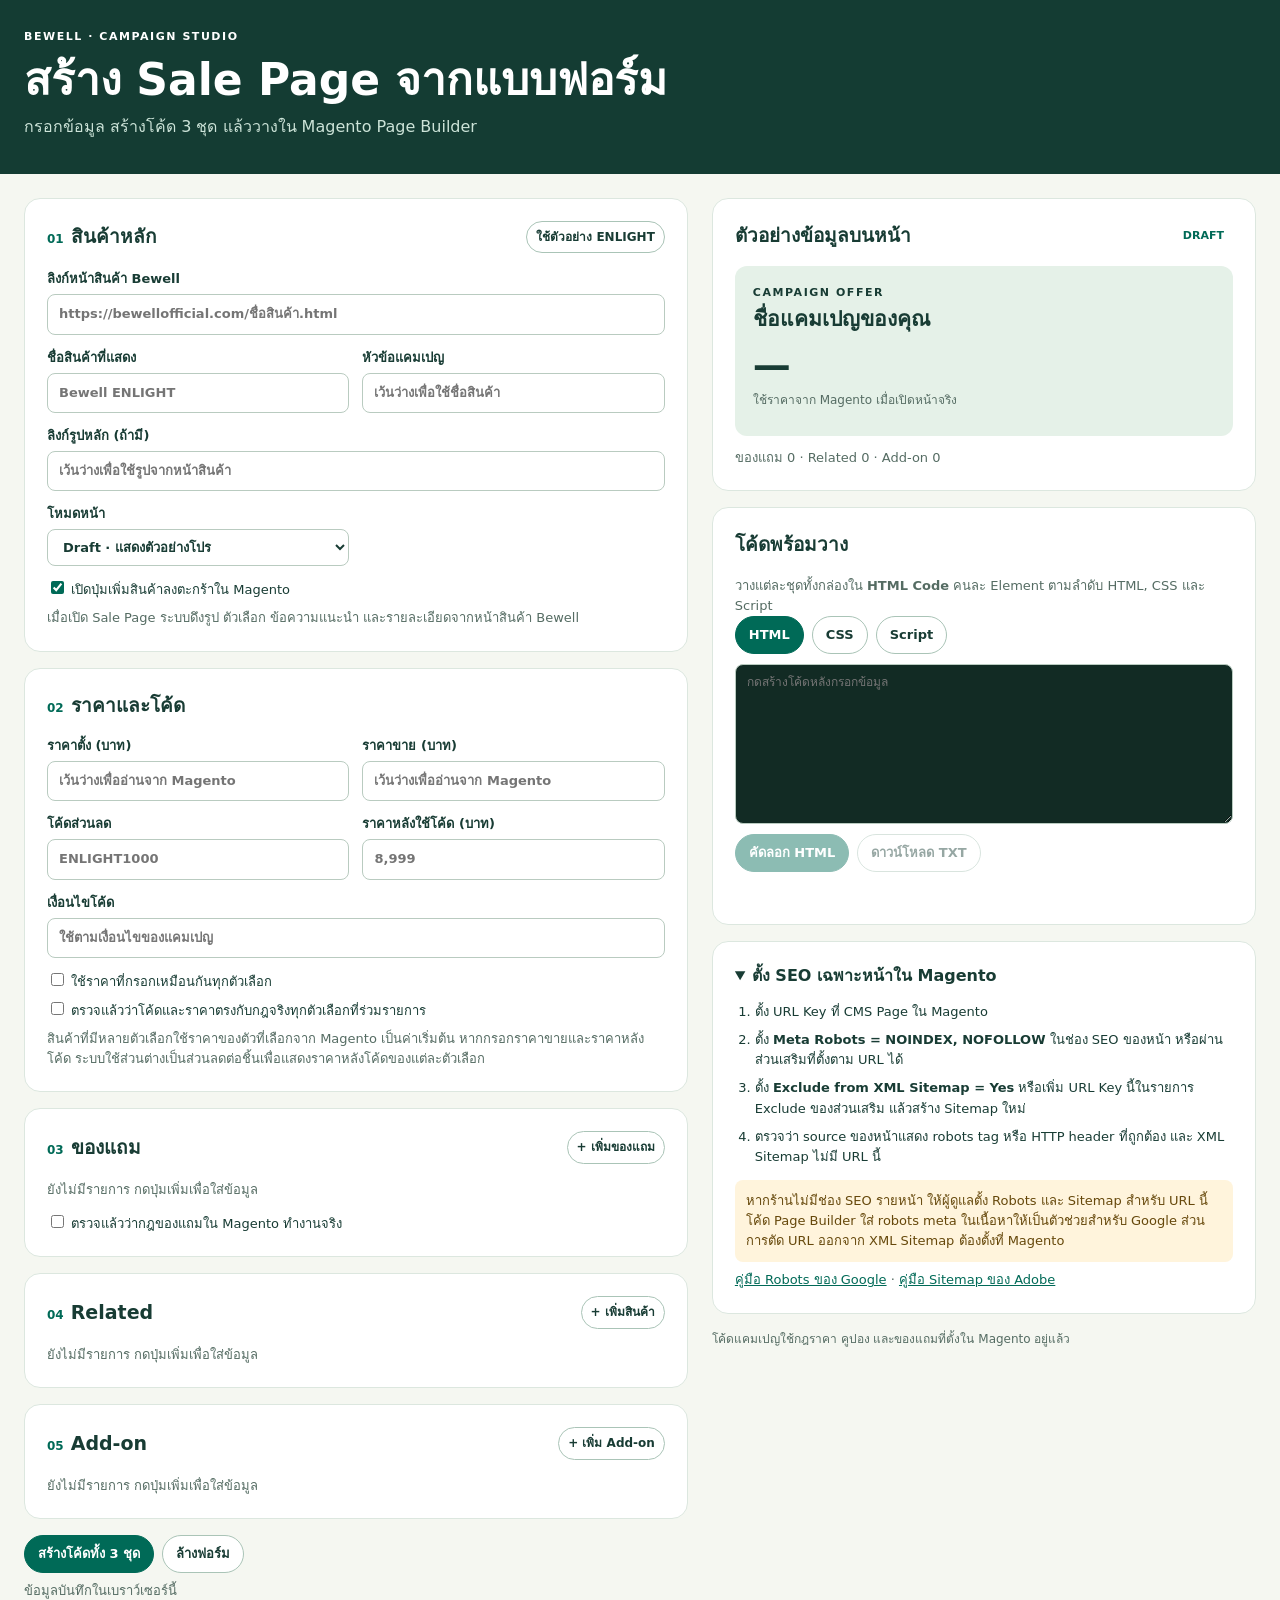
<file: bewell-sale-page-config-production/index.html>
<!doctype html>
<html lang="th">
<head>
<meta charset="utf-8">
<meta name="viewport" content="width=device-width,initial-scale=1">
<meta name="robots" content="noindex,nofollow">
<title>Bewell · Sale Page Config</title>
<style>
:root{color-scheme:light;--ink:#183c34;--muted:#556c63;--brand:#006a57;--line:#dce7df;--paper:#f5f7f1;--mint:#e5f1e8;--white:#fff}*{box-sizing:border-box}body{margin:0;background:var(--paper);color:var(--ink);font:16px/1.55 system-ui,sans-serif}button,input,select,textarea{font:inherit}button{cursor:pointer}a{color:var(--brand)}header{background:#143c33;color:white;padding:28px 24px 34px}header .inner,main{max-width:1280px;margin:auto}.eyebrow{font-size:11px;font-weight:800;letter-spacing:.14em}h1{font-size:clamp(27px,4vw,44px);line-height:1.18;margin:9px 0}header p{margin:0;color:#cce3d8}main{padding:24px;display:grid;grid-template-columns:minmax(0,1.22fr) minmax(0,1fr);gap:24px;align-items:start}.card{background:white;border:1px solid var(--line);border-radius:16px;padding:22px;margin-bottom:16px}.section-head{display:flex;gap:12px;align-items:center;justify-content:space-between;margin-bottom:16px}.section-head h2{font-size:19px;margin:0}.step{font-size:12px;color:var(--brand);font-weight:800;margin-right:7px}.fields{display:grid;grid-template-columns:repeat(2,minmax(0,1fr));gap:13px}.wide{grid-column:1/-1}label{display:block;font-size:13px;font-weight:650}input:not([type=checkbox]),select,textarea{display:block;width:100%;padding:9px 11px;margin-top:5px;border:1px solid #b9cbc0;border-radius:8px;background:white;color:var(--ink);min-width:0}textarea{resize:vertical}input:focus,select:focus,textarea:focus,button:focus-visible,a:focus-visible{outline:2px solid #007866;outline-offset:2px}.hint,.empty{font-size:13px;color:var(--muted);margin:8px 0 0}.checks{display:grid;gap:7px;margin-top:12px}.checks label{font-weight:500}.checks input{accent-color:var(--brand)}.actions,.tabs{display:flex;flex-wrap:wrap;gap:8px}.btn{display:inline-flex;align-items:center;justify-content:center;border:1px solid #aac4b7;border-radius:999px;background:white;color:var(--ink);padding:8px 13px;font-weight:700;font-size:13px;text-decoration:none}.primary,.tabs button[aria-selected=true]{background:var(--brand);border-color:var(--brand);color:white}.btn:disabled{opacity:.45;cursor:not-allowed}.mini{padding:6px 9px;font-size:12px}.row{background:#f8faf7;border:1px solid var(--line);border-radius:10px;padding:12px;margin-top:10px}.row-head{display:flex;justify-content:space-between;align-items:center;margin-bottom:10px;font-size:13px}.remove{color:#9e3737}.preview{border-radius:12px;background:var(--mint);padding:18px;margin:12px 0}.preview h3{margin:2px 0;font-size:21px;overflow-wrap:anywhere}.price{font-size:38px;line-height:1.15;font-weight:800;margin:8px 0 4px}.price-note{font-size:12px;color:var(--muted)}.pill{display:inline-block;padding:3px 9px;border-radius:999px;background:#fff;color:var(--brand);font-size:11px;font-weight:800}.outputs{position:sticky;top:16px}.code{min-height:160px;max-height:240px;background:#122b24;color:#e2f4eb;font:12px/1.5 ui-monospace,monospace;margin:10px 0}.notice{background:#fff4dc;color:#66480b;border-radius:8px;padding:11px;font-size:13px}.notice[hidden], [hidden]{display:none!important}.seo-steps{padding-left:20px;font-size:13px}.seo-steps li{margin-bottom:8px}.status{min-height:22px;margin:8px 0 0;font-size:13px;color:var(--brand)}code{overflow-wrap:anywhere}summary{cursor:pointer;font-weight:700}footer{font-size:12px;color:var(--muted);margin-bottom:12px}@media(max-width:920px){main{grid-template-columns:1fr}.outputs{position:static}}@media(max-width:500px){main{padding:12px;gap:10px}.card{padding:14px}.fields{grid-template-columns:1fr}.section-head{align-items:flex-start}}
</style>
</head>
<body>
<header><div class="inner"><div class="eyebrow">BEWELL · CAMPAIGN STUDIO</div><h1>สร้าง Sale Page จากแบบฟอร์ม</h1><p>กรอกข้อมูล สร้างโค้ด 3 ชุด แล้ววางใน Magento Page Builder</p></div></header>
<main>
<form id="settings">
<section class="card"><div class="section-head"><h2><span class="step">01</span>สินค้าหลัก</h2><button class="btn mini" id="example" type="button">ใช้ตัวอย่าง ENLIGHT</button></div>
<div class="fields">
<label class="wide">ลิงก์หน้าสินค้า Bewell <input name="mainPath" required placeholder="https://bewellofficial.com/ชื่อสินค้า.html"></label>
<label>ชื่อสินค้าที่แสดง <input name="title" required maxlength="100" placeholder="Bewell ENLIGHT"></label>
<label>หัวข้อแคมเปญ <input name="headline" maxlength="100" placeholder="เว้นว่างเพื่อใช้ชื่อสินค้า"></label>
<label class="wide">ลิงก์รูปหลัก (ถ้ามี) <input name="image" placeholder="เว้นว่างเพื่อใช้รูปจากหน้าสินค้า"></label>
<label>โหมดหน้า <select name="mode"><option value="draft">Draft · แสดงตัวอย่างโปร</option><option value="live">Live · แสดงโปรที่ยืนยันแล้ว</option></select></label>
</div><div class="checks"><label><input type="checkbox" name="cart" checked> เปิดปุ่มเพิ่มสินค้าลงตะกร้าใน Magento</label></div><p class="hint">เมื่อเปิด Sale Page ระบบดึงรูป ตัวเลือก ข้อความแนะนำ และรายละเอียดจากหน้าสินค้า Bewell</p></section>
<section class="card"><div class="section-head"><h2><span class="step">02</span>ราคาและโค้ด</h2></div><div class="fields">
<label>ราคาตั้ง (บาท) <input type="number" name="list" min="0" step="0.01" placeholder="เว้นว่างเพื่ออ่านจาก Magento"></label>
<label>ราคาขาย (บาท) <input type="number" name="sale" min="0" step="0.01" placeholder="เว้นว่างเพื่ออ่านจาก Magento"></label>
<label>โค้ดส่วนลด <input name="coupon" maxlength="64" placeholder="ENLIGHT1000"></label>
<label>ราคาหลังใช้โค้ด (บาท) <input type="number" name="after" min="0" step="0.01" placeholder="8,999"></label>
<label class="wide">เงื่อนไขโค้ด <input name="couponTerms" maxlength="200" placeholder="ใช้ตามเงื่อนไขของแคมเปญ"></label>
</div><div class="checks"><label><input type="checkbox" name="overrideVariants"> ใช้ราคาที่กรอกเหมือนกันทุกตัวเลือก</label><label><input type="checkbox" name="couponVerified"> ตรวจแล้วว่าโค้ดและราคาตรงกับกฎจริงทุกตัวเลือกที่ร่วมรายการ</label></div><p class="hint">สินค้าที่มีหลายตัวเลือกใช้ราคาของตัวที่เลือกจาก Magento เป็นค่าเริ่มต้น หากกรอกราคาขายและราคาหลังโค้ด ระบบใช้ส่วนต่างเป็นส่วนลดต่อชิ้นเพื่อแสดงราคาหลังโค้ดของแต่ละตัวเลือก</p></section>
<section class="card"><div class="section-head"><h2><span class="step">03</span>ของแถม</h2><button type="button" class="btn mini" data-add="gifts">+ เพิ่มของแถม</button></div><div id="gifts"></div><div class="checks"><label><input type="checkbox" name="giftVerified"> ตรวจแล้วว่ากฎของแถมใน Magento ทำงานจริง</label></div></section>
<section class="card"><div class="section-head"><h2><span class="step">04</span>Related</h2><button type="button" class="btn mini" data-add="related">+ เพิ่มสินค้า</button></div><div id="related"></div></section>
<section class="card"><div class="section-head"><h2><span class="step">05</span>Add-on</h2><button type="button" class="btn mini" data-add="addons">+ เพิ่ม Add-on</button></div><div id="addons"></div></section>
<div class="actions"><button class="btn primary" type="submit">สร้างโค้ดทั้ง 3 ชุด</button><button class="btn" type="reset">ล้างฟอร์ม</button></div><p class="hint" id="storage">ข้อมูลบันทึกในเบราว์เซอร์นี้</p>
</form>
<aside class="outputs">
<section class="card"><div class="section-head"><h2>ตัวอย่างข้อมูลบนหน้า</h2><span id="preview-mode" class="pill">DRAFT</span></div><div class="preview"><div class="eyebrow">CAMPAIGN OFFER</div><h3 id="preview-title">ชื่อแคมเปญของคุณ</h3><div class="price" id="preview-price">—</div><div class="price-note" id="preview-price-note">กรอกราคาเพื่อดูตัวอย่าง</div><div id="preview-coupon" class="hint"></div></div><p class="hint" id="preview-lists"></p></section>
<section class="card"><div class="section-head"><h2>โค้ดพร้อมวาง</h2></div><p class="hint">วางแต่ละชุดทั้งกล่องใน <b>HTML Code</b> คนละ Element ตามลำดับ HTML, CSS และ Script</p><div class="tabs" role="tablist" aria-label="เลือกชุดโค้ด"><button class="btn" id="tab-html" type="button" role="tab" aria-selected="true" data-code="html">HTML</button><button class="btn" id="tab-css" type="button" role="tab" aria-selected="false" data-code="css">CSS</button><button class="btn" id="tab-script" type="button" role="tab" aria-selected="false" data-code="script">Script</button></div><textarea id="output" class="code" aria-label="โค้ดสำหรับ Page Builder" readonly spellcheck="false" placeholder="กดสร้างโค้ดหลังกรอกข้อมูล"></textarea><div class="actions"><button id="copy" class="btn primary" type="button" disabled>คัดลอก HTML</button><button id="download" class="btn" type="button" disabled>ดาวน์โหลด TXT</button></div><p id="status" class="status" role="status"></p></section>
<section class="card"><details open><summary>ตั้ง SEO เฉพาะหน้าใน Magento</summary><ol class="seo-steps"><li>ตั้ง URL Key ที่ CMS Page ใน Magento</li><li>ตั้ง <b>Meta Robots = NOINDEX, NOFOLLOW</b> ในช่อง SEO ของหน้า หรือผ่านส่วนเสริมที่ตั้งตาม URL ได้</li><li>ตั้ง <b>Exclude from XML Sitemap = Yes</b> หรือเพิ่ม URL Key นี้ในรายการ Exclude ของส่วนเสริม แล้วสร้าง Sitemap ใหม่</li><li>ตรวจว่า source ของหน้าแสดง robots tag หรือ HTTP header ที่ถูกต้อง และ XML Sitemap ไม่มี URL นี้</li></ol><div class="notice">หากร้านไม่มีช่อง SEO รายหน้า ให้ผู้ดูแลตั้ง Robots และ Sitemap สำหรับ URL นี้ โค้ด Page Builder ใส่ robots meta ในเนื้อหาให้เป็นตัวช่วยสำหรับ Google ส่วนการตัด URL ออกจาก XML Sitemap ต้องตั้งที่ Magento</div><p class="hint"><a href="https://developers.google.com/search/docs/crawling-indexing/robots-meta-tag" target="_blank" rel="noopener">คู่มือ Robots ของ Google</a> · <a href="https://experienceleague.adobe.com/en/docs/commerce-admin/marketing/seo/sitemap-xml" target="_blank" rel="noopener">คู่มือ Sitemap ของ Adobe</a></p></details></section>
<footer>โค้ดแคมเปญใช้กฎราคา คูปอง และของแถมที่ตั้งใน Magento อยู่แล้ว</footer>
</aside>
</main>
<script id="templates" type="application/json">{"html":"\u003c!--\nBEWELL ENLIGHT / POC-ALIGNED LAYOUT V2 / 2026-11-03\nวางใน Page Builder > HTML Code เท่านั้น ไม่วางใน Text Editor\nแก้ข้อความขายที่ EDIT Hxx; ข้อมูลสินค้า/โค้ด/กฎแสดงผลแก้ในไฟล์ 03-SCRIPT.js\nใช้ 1 หน้า = 1 ชุด ห้ามซ้ำ id=\"bw-enlight-sale\" ในหน้าเดียวกัน\nไม่ต้องเพิ่ม header/footer ของเว็บ เพราะ Magento แสดงให้อยู่แล้ว\n-->\n\u003cdiv id=\"bw-enlight-sale\" class=\"bw-poc-layout\" lang=\"th\">\n  \u003cdiv id=\"bw-draft-banner\" class=\"bw-draft-banner\" hidden>DRAFT PREVIEW • ราคาหลังโค้ดและของแถมเป็นตัวอย่าง ยังไม่ใช่สิทธิ์ซื้อจริง\u003c/div>\n  \u003c!-- EDIT H01: ป้ายแคมเปญ; ไม่อ้างว่าเฉพาะ Ads เพราะ URL ไม่ใช่ระบบจำกัดสิทธิ์ -->\n  \u003cdiv class=\"bw-topline\">BEWELL EXCLUSIVE SELECTION \u003cspan>พื้นที่ทำงานที่ลงตัว เริ่มจากเก้าอี้ที่ใช่\u003c/span>\u003c/div>\n  \u003cnav class=\"bw-nav\" aria-label=\"เมนูหน้า ENLIGHT\">\n    \u003ca class=\"bw-wordmark\" href=\"#bw-offer\">ENLIGHT\u003cspan>BY BEWELL\u003c/span>\u003c/a>\n    \u003cdiv>\u003ca href=\"#bw-detail\">จุดเด่น\u003c/a>\u003ca href=\"#bw-addons\">เลือกซื้อคู่\u003c/a>\u003ca href=\"#bw-faq\">คำถามที่พบบ่อย\u003c/a>\u003c/div>\n    \u003ca class=\"bw-nav-cta\" href=\"#bw-offer\">เลือกเก้าอี้ของคุณ\u003c/a>\n  \u003c/nav>\n\n  \u003csection class=\"bw-hero bw-wrap\" id=\"bw-offer\" aria-labelledby=\"bw-title\">\n    \u003cdiv class=\"bw-visual\">\n      \u003cdiv class=\"bw-gallery-stage\" role=\"group\" aria-roledescription=\"carousel\" aria-label=\"แกลเลอรี ENLIGHT\" tabindex=\"0\">\n        \u003cdiv class=\"bw-visual-word\" aria-hidden=\"true\">enlight.\u003c/div>\n        \u003cspan class=\"bw-tag\">ERGONOMIC CHAIR\u003c/span>\n        \u003c!-- EDIT H02: รูปเริ่มต้น; Script เปลี่ยนเป็นรูปจริงตามตัวเลือกจาก PDP -->\n        \u003cimg id=\"bw-main-image\" width=\"800\" height=\"800\" fetchpriority=\"high\"\n          src=\"https://bewellofficial.com/pub/media/catalog/product/cache/2891eed40c6a15a9c1fe3827f4b31fc9/e/x/export_di-cut_enlight-more_02.png\"\n          alt=\"เก้าอี้เพื่อสุขภาพ Bewell ENLIGHT สีดำ\">\n        \u003cdiv class=\"bw-visual-note\">\u003cspan>\u003c/span> Dynamic Backrest\u003csmall>ขยับรับทุกจังหวะของคุณ\u003c/small>\u003c/div>\n        \u003cdiv class=\"bw-seal\">5\u003csmall>YEAR\u003cbr>WARRANTY*\u003c/small>\u003c/div>\n        \u003cbutton type=\"button\" class=\"bw-gallery-arrow bw-gallery-prev\" id=\"bw-gallery-prev\" aria-label=\"รูปก่อนหน้า\">‹\u003c/button>\n        \u003cbutton type=\"button\" class=\"bw-gallery-arrow bw-gallery-next\" id=\"bw-gallery-next\" aria-label=\"รูปถัดไป\">›\u003c/button>\n        \u003cdiv class=\"bw-gallery-toolbar\">\u003cspan id=\"bw-gallery-count\">แบบที่เลือก\u003c/span>\u003cbutton id=\"bw-gallery-toggle\" type=\"button\" aria-label=\"หยุดเล่นรูปอัตโนมัติ\">หยุดเล่นอัตโนมัติ\u003c/button>\u003c/div>\n      \u003c/div>\n      \u003cdiv id=\"bw-thumbnails\" class=\"bw-thumbnails\" aria-label=\"รูปสินค้าเพิ่มเติม\">\u003c/div>\n      \u003cp class=\"bw-caption\">ปัดซ้าย–ขวา หรือกดลูกศรเพื่อดูรูปสินค้า • หยุดอัตโนมัติเมื่อชี้เมาส์หรือเลือกตัวควบคุม\u003c/p>\n    \u003c/div>\n    \u003cdiv class=\"bw-offer\">\n      \u003c!-- EDIT H03: ชื่อ/คำโปรย ต้องตรงสินค้าจริง ไม่ใส่ราคาตายตัวใน HTML -->\n      \u003cp class=\"bw-eyebrow\">MAKE YOUR EVERYDAY WORK BETTER\u003c/p>\n      \u003ch1 id=\"bw-title\">นั่งสบาย\u003cbr>ในจังหวะ\u003cspan>ของคุณ.\u003c/span>\u003c/h1>\n      \u003cp class=\"bw-subtitle\">Bewell ENLIGHT Ergonomic Chair\u003c/p>\n      \u003cp class=\"bw-intro\">ขยับอย่างเป็นธรรมชาติ ด้วยพนักพิง Dynamic Backrest พร้อมเลือกความสบายในแบบของคุณ\u003c/p>\n        \u003cfieldset class=\"bw-fieldset\">\u003clegend>เลือกแบบที่ใช่สำหรับคุณ\u003c/legend>\u003cdiv id=\"bw-main-options\" class=\"bw-option-grid\">\u003c/div>\u003c/fieldset>\n      \u003cdiv class=\"bw-pricebox\">\n        \u003cdiv class=\"bw-deal-heading\">\u003cspan>THE ENLIGHT SPECIAL\u003c/span>\u003cspan id=\"bw-price-badge\" class=\"bw-demo-badge\">ราคาตามตัวเลือก\u003c/span>\u003c/div>\n        \u003cspan id=\"bw-base-price-label\" class=\"bw-small\">ราคาสินค้าก่อนใช้โค้ด\u003c/span>\n        \u003cdiv class=\"bw-price-row\">\u003cstrong id=\"bw-price\">กำลังอ่านราคา…\u003c/strong>\u003cdel id=\"bw-old-price\" hidden>\u003c/del>\u003c/div>\n        \u003cdiv id=\"bw-campaign-price\" class=\"bw-campaign-price\" hidden>\n          \u003cspan id=\"bw-after-code-label\">ราคาพิเศษหลังใช้โค้ด\u003c/span>\u003cstrong id=\"bw-after-code\">\u003c/strong>\n          \u003csmall id=\"bw-after-code-note\">ต่อ 1 ชิ้น • ตรวจสิทธิ์และยอดสุทธิในตะกร้า\u003c/small>\n        \u003c/div>\n      \u003cdiv id=\"bw-coupon\" class=\"bw-coupon\" hidden>\n        \u003cdiv>\u003cspan class=\"bw-small\">สิทธิ์พิเศษสำหรับแคมเปญ\u003c/span>\u003cstrong id=\"bw-coupon-code\">\u003c/strong>\u003cp id=\"bw-coupon-terms\">\u003c/p>\u003c/div>\n        \u003cbutton type=\"button\" class=\"bw-outline\" id=\"bw-copy\">คัดลอกโค้ด\u003c/button>\n      \u003c/div>\n      \u003c/div>\n      \u003c!-- Draft แสดงตัวอย่าง; Live ต้อง CONFIG.coupon.verified=true หลังทดสอบ Rule จริง -->\n\n      \u003cp class=\"bw-small\" id=\"bw-price-note\">กำลังตรวจข้อมูลจาก Magento กรุณารอสักครู่\u003c/p>\n  \u003csection class=\"bw-inline-gifts\" id=\"bw-gifts\" hidden aria-labelledby=\"bw-gifts-title\">\n    \u003cdiv class=\"bw-section-head\">\u003cdiv>\u003cp class=\"bw-eyebrow\">A LITTLE EXTRA FOR YOU\u003c/p>\u003ch2 id=\"bw-gifts-title\">สิทธิ์ของแถมพิเศษ\u003c/h2>\u003c/div>\u003cp id=\"bw-gift-disclaimer\">สิทธิ์จริงเป็นไปตามกฎโปรโมชั่นในตะกร้า\u003c/p>\u003c/div>\n    \u003cdiv class=\"bw-gift-grid\" id=\"bw-gift-list\">\u003c/div>\n  \u003c/section>\n      \u003cform id=\"bw-main-form\">\n\n        \u003cdiv class=\"bw-buy-row\">\n          \u003clabel class=\"bw-qty-label\" for=\"bw-qty\">จำนวน\n            \u003cinput id=\"bw-qty\" name=\"qty\" type=\"number\" min=\"1\" max=\"10\" step=\"1\" value=\"1\" inputmode=\"numeric\" required>\n          \u003c/label>\n          \u003cbutton id=\"bw-buy\" class=\"bw-primary\" type=\"submit\" disabled>เพิ่มลงตะกร้า\u003c/button>\n        \u003c/div>\n      \u003c/form>\n      \u003cdiv class=\"bw-services\">\n        \u003c!-- EDIT H04: สิทธิ์บริการ ต้องยืนยันเงื่อนไขและพื้นที่ก่อนเปิดขาย -->\n        \u003cspan>จัดส่งและประกอบ*\u003csmall>ตามพื้นที่ให้บริการ\u003c/small>\u003c/span>\n        \u003cspan>รับประกัน 5 ปี*\u003csmall>เฉพาะโช้ค ฐาน และล้อ\u003c/small>\u003c/span>\n        \u003cspan>ชำระผ่านระบบเว็บ\u003csmall>ตรวจยอดก่อนชำระเงิน\u003c/small>\u003c/span>\n      \u003c/div>\n      \u003ca class=\"bw-text-link\" href=\"/warranty-conditions\">ดูเงื่อนไขการรับประกัน\u003c/a>\n    \u003c/div>\n  \u003c/section>\n\n  \u003cdiv class=\"bw-feedback bw-wrap\" aria-live=\"polite\" aria-atomic=\"true\">\u003cp id=\"bw-status\">กำลังโหลดข้อมูลสินค้า…\u003c/p>\u003ca id=\"bw-cart-link\" href=\"/checkout/cart/\">ตรวจตะกร้าสินค้า\u003c/a>\u003cbutton id=\"bw-reload\" type=\"button\" class=\"bw-outline\" hidden>โหลดข้อมูลหน้าใหม่\u003c/button>\u003c/div>\n  \u003cnoscript>\u003cp class=\"bw-noscript\">กรุณาเปิด JavaScript เพื่อเลือกแบบและเพิ่มสินค้า หรือ \u003ca href=\"/ergonomic-chair-enlight.html\">ดูหน้าสินค้าปกติ\u003c/a>\u003c/p>\u003c/noscript>\n\n  \u003c!-- EDIT H05: กล่องของแถมอยู่เหนือปุ่มซื้อแล้ว แก้รายการใน CONFIG.gifts ไม่เพิ่ม Gift SKU จากหน้าเอง -->\n\n\n\n\n  \u003csection class=\"bw-wrap bw-section\" id=\"bw-addons\" aria-labelledby=\"bw-addon-title\">\n    \u003cdiv class=\"bw-section-head\">\u003cdiv>\u003cp class=\"bw-eyebrow\">COMPLETE YOUR WORKSPACE\u003c/p>\u003ch2 id=\"bw-addon-title\">เลือกซื้อคู่ให้ครบมุมทำงาน\u003c/h2>\u003c/div>\u003cp>เลือกสินค้าและตัวเลือกเพิ่มเติมได้ในหน้านี้\u003c/p>\u003c/div>\n    \u003cdiv id=\"bw-addon-list\" class=\"bw-addon-grid\">\u003cp>กำลังอ่านข้อมูลสินค้าซื้อคู่…\u003c/p>\u003c/div>\n    \u003cdiv class=\"bw-bundle-summary\">\u003cdiv>\u003cspan>รวมสินค้าที่เลือก ก่อนใช้โค้ด\u003c/span>\u003cstrong id=\"bw-total\">—\u003c/strong>\u003csmall id=\"bw-total-note\">รวมเก้าอี้และสินค้าซื้อคู่ที่เลือก ไม่รวมสินค้าที่มีอยู่ในตะกร้า\u003c/small>\u003c/div>\u003cbutton id=\"bw-buy-bundle\" type=\"button\" class=\"bw-primary\" disabled>เพิ่มสินค้าที่เลือกลงตะกร้า\u003c/button>\u003c/div>\n    \u003cp class=\"bw-small\">การเลือกซื้อคู่ไม่ทำให้เกิดส่วนลดเอง ส่วนลดและของแถมคำนวณโดย Magento หลังเพิ่มสินค้าแล้ว\u003c/p>\n  \u003c/section>\n\n\u003csection class=\"bw-intro-band\">\u003cp class=\"bw-eyebrow\">WORK WELL. REST WELL.\u003c/p>\u003ch2>เก้าอี้ที่เข้าใจ\u003cbr>\u003cspan>ทุกองศาของวันคุณ\u003c/span>\u003c/h2>\u003cp>ทั้งนั่งโฟกัสกับงาน หรือเอนพักระหว่างวัน\u003cbr>ENLIGHT ให้คุณปรับท่านั่งได้ในแบบที่สบายกับตัวเอง\u003c/p>\u003ca href=\"#bw-detail\">สำรวจความสบาย ↓\u003c/a>\u003c/section>\n  \u003csection class=\"bw-feature-band\" id=\"bw-detail\" aria-labelledby=\"bw-detail-title\">\n    \u003cdiv class=\"bw-wrap bw-feature-layout\">\n      \u003cdiv class=\"bw-feature-photo\">\u003cimg id=\"bw-feature-image\" width=\"800\" height=\"800\" loading=\"lazy\" src=\"https://bewellofficial.com/pub/media/catalog/product/cache/2891eed40c6a15a9c1fe3827f4b31fc9/2/0/20251215_mkp-enlight-01.jpg\" alt=\"รายละเอียดเก้าอี้ Bewell ENLIGHT\">\u003c/div>\n      \u003cdiv>\u003cp class=\"bw-eyebrow\">DESIGNED AROUND YOU\u003c/p>\u003ch2 id=\"bw-detail-title\">ให้เก้าอี้ปรับเข้าหาคุณ\u003c/h2>\u003cp>รายละเอียดที่ช่วยให้คุณจัดท่านั่งได้เหมาะกับการทำงานในแต่ละวัน\u003c/p>\n        \u003c!-- EDIT H06: จุดเด่นอ้างอิง Product Description; ตรวจอีกครั้งเมื่อเปลี่ยนสินค้า -->\n        \u003col class=\"bw-features\">\u003cli>\u003cspan>01\u003c/span>\u003cdiv>\u003ch3>Dynamic Backrest\u003c/h3>\u003cp>พนักพิงหลังแบบคู่ เคลื่อนไหวอิสระตามร่างกาย พร้อมปรับการรองรับแผ่นหลัง\u003c/p>\u003c/div>\u003c/li>\u003cli>\u003cspan>02\u003c/span>\u003cdiv>\u003ch3>พนักพิงศีรษะ 3D\u003c/h3>\u003cp>ปรับสูง–ต่ำ องศา และระยะลึก–ตื้น ให้เข้ากับตำแหน่งการนั่ง\u003c/p>\u003c/div>\u003c/li>\u003cli>\u003cspan>03\u003c/span>\u003cdiv>\u003ch3>เบาะนั่ง W-Shape\u003c/h3>\u003cp>โอบรับสะโพกและต้นขา พร้อมปรับความลึกเบาะให้เหมาะกับสรีระ\u003c/p>\u003c/div>\u003c/li>\u003c/ol>\n      \u003c/div>\n    \u003c/div>\n  \u003c/section>\n\u003csection class=\"bw-wrap bw-lifestyle\">\u003cimg loading=\"lazy\" width=\"800\" height=\"800\" src=\"https://bewellofficial.com/pub/media/catalog/product/cache/2891eed40c6a15a9c1fe3827f4b31fc9/2/0/20251215_mkp-enlight-07.jpg\" alt=\"รายละเอียดและการใช้งานเก้าอี้ ENLIGHT\">\u003cdiv>\u003cp class=\"bw-eyebrow\">YOUR SPACE. YOUR PACE.\u003c/p>\u003ch2>งานก็ไปต่อได้\u003cbr>พักก็เต็มที่ได้\u003c/h2>\u003cp>ปรับแรงต้านพนักพิงและล็อกเอนได้ 3 ระดับ พร้อมที่วางแขน 3D ที่ปรับตามท่าทางของคุณ\u003c/p>\u003cdiv class=\"bw-height-fact\">\u003cstrong>160–190 \u003csmall>cm\u003c/small>\u003c/strong>\u003cspan>ช่วงส่วนสูงที่แนะนำตามข้อมูลสินค้า\u003c/span>\u003c/div>\u003ca href=\"#bw-offer\">เลือกความสบายของคุณ ↗\u003c/a>\u003c/div>\u003c/section>\n  \u003csection class=\"bw-related-band\">\u003cdiv class=\"bw-wrap bw-section\" aria-labelledby=\"bw-related-title\">\u003cdiv class=\"bw-section-head\">\u003cdiv>\u003cp class=\"bw-eyebrow\">BETTER TOGETHER\u003c/p>\u003ch2 id=\"bw-related-title\">เติมความสบายอีกนิด\u003c/h2>\u003c/div>\u003cp>สินค้าเพิ่มเติมที่คุณเลือกซื้อได้\u003c/p>\u003c/div>\u003cdiv id=\"bw-related-list\" class=\"bw-related-grid\">\u003cp>กำลังอ่านข้อมูลสินค้าแนะนำ…\u003c/p>\u003c/div>\u003c/div>\u003c/section>\n  \u003c!-- OPTIONAL H07: ถ้าต้องการ Native Product Widget ให้ใส่ Page Builder Products อีก Element ใต้ HTML นี้\n  และปิด CONFIG.related=[] ไม่วาง widget directive เป็นข้อความใน Script -->\n\n  \u003csection class=\"bw-assurance\">\u003cdiv>\u003cspan>01 / DELIVERY\u003c/span>\u003ch3>ส่งถึงบ้าน\u003c/h3>\u003cp>จัดส่งและประกอบตามพื้นที่ให้บริการ*\u003c/p>\u003c/div>\u003cdiv>\u003cspan>02 / YOUR CHOICE\u003c/span>\u003ch3>ความสบายที่เลือกได้\u003c/h3>\u003cp>เลือกสีและรุ่นให้ตรงกับมุมทำงานของคุณ\u003c/p>\u003c/div>\u003cdiv>\u003cspan>03 / WARRANTY\u003c/span>\u003ch3>ดูแลระยะยาว\u003c/h3>\u003cp>รับประกัน 5 ปี เฉพาะโช้ค ฐาน และล้อ ตามเงื่อนไข*\u003c/p>\u003c/div>\u003c/section>\n  \u003csection class=\"bw-wrap bw-section bw-faq\" id=\"bw-faq\" aria-labelledby=\"bw-faq-title\">\u003cdiv class=\"bw-section-head\">\u003cdiv>\u003cp class=\"bw-eyebrow\">GOOD TO KNOW\u003c/p>\u003ch2 id=\"bw-faq-title\">ก่อนเลือก ENLIGHT ของคุณ\u003c/h2>\u003c/div>\u003c/div>\n    \u003c!-- EDIT H08: FAQ ไม่รับรองส่วนลดที่ยังไม่ได้ตั้ง rule -->\n    \u003cdetails>\u003csummary>เพิ่มสินค้าได้เลย หรือต้องไปหน้าสินค้าอีกครั้ง?\u003c/summary>\u003cp>เลือกแบบและจำนวนแล้วเพิ่มลงตะกร้าได้จากหน้านี้ หากแบบที่เลือกหมดหรือข้อมูลไม่พร้อม ระบบจะแจ้งให้ตรวจสอบก่อน\u003c/p>\u003c/details>\n    \u003cdetails>\u003csummary>ใช้โค้ดส่วนลดอย่างไร?\u003c/summary>\u003cp>ถ้ามีโค้ดแสดงในหน้านี้ ให้คัดลอกแล้วกรอกในช่องส่วนลดที่ตะกร้าหรือขั้นตอนชำระเงิน ระบบจะตรวจเงื่อนไขและแสดงยอดสุทธิอีกครั้ง\u003c/p>\u003c/details>\n    \u003cdetails>\u003csummary>ของแถมและดีลซื้อคู่ยืนยันตรงไหน?\u003c/summary>\u003cp>ตรวจรายการสินค้า ของแถม และยอดส่วนลดในตะกร้าก่อนชำระเงิน สิทธิ์ขึ้นอยู่กับตัวเลือกสินค้า เงื่อนไขโปรโมชั่น และสินค้าคงเหลือ\u003c/p>\u003c/details>\n    \u003cdetails>\u003csummary>การรับประกันครอบคลุมอะไรบ้าง?\u003c/summary>\u003cp>รับประกัน 5 ปีเฉพาะโช้ค ฐานปลาดาว และล้อ ตามเงื่อนไขที่บริษัทกำหนด \u003ca href=\"/warranty-conditions\">อ่านเงื่อนไขฉบับเต็ม\u003c/a>\u003c/p>\u003c/details>\n  \u003c/section>\n  \u003csection class=\"bw-closing\">\u003cp class=\"bw-eyebrow\">A BETTER DAY STARTS WITH A BETTER SEAT.\u003c/p>\u003ch2>ถึงเวลาให้ความสบาย\u003cbr>เป็นส่วนหนึ่งของทุกวัน\u003c/h2>\u003ca class=\"bw-primary\" href=\"#bw-offer\">กลับไปเลือก ENLIGHT ↑\u003c/a>\u003c/section>\n  \u003cdiv class=\"bw-sticky\">\u003cdiv>\u003cspan>ENLIGHT\u003c/span>\u003cstrong id=\"bw-sticky-price\">—\u003c/strong>\u003c/div>\u003ca class=\"bw-primary\" href=\"#bw-offer\">เลือกแบบ / เพิ่มลงตะกร้า\u003c/a>\u003c/div>\n\u003c/div>","css":"\u003cstyle>\n/* BEWELL WEB EDITION — CSS เฉพาะหน้า ไม่เปลี่ยน header/footer/PDP อื่น\n   วางภายในแท็ก style เปิดและปิดของ HTML Code แรก\n   EDIT C01: สี CI จากหน้าเว็บจริง 2026-11-03; เปลี่ยนเฉพาะตัวแปรด้านล่าง\n   ไม่มีการโหลดฟอนต์หรือกำหนดชุดฟอนต์ ใช้จากธีม Magento */\n#bw-enlight-sale {\n  --bw-teal:#00a69b; --bw-teal-dark:#007e77; --bw-teal-soft:#edf8f6;\n  --bw-orange:#ffab40; --bw-orange-dark:#d7800e; --bw-ink:#222;\n  --bw-muted:#626b6a; --bw-line:#dee8e5; --bw-surface:#f5f7f6; --bw-white:#fff;\n  --bw-radius:16px; --bw-width:1200px;\n  color:var(--bw-ink);background:var(--bw-white);font-size:16px;line-height:1.65;\n  text-align:left;isolation:isolate;padding-bottom:32px;overflow-wrap:anywhere;\n}\n#bw-enlight-sale *,#bw-enlight-sale *::before,#bw-enlight-sale *::after{box-sizing:border-box}\n#bw-enlight-sale [hidden]{display:none!important}\n#bw-enlight-sale h1,#bw-enlight-sale h2,#bw-enlight-sale h3,#bw-enlight-sale p{margin:0}\n#bw-enlight-sale h1,#bw-enlight-sale h2,#bw-enlight-sale h3{color:var(--bw-ink);line-height:1.25;letter-spacing:0}\n#bw-enlight-sale h2{font-size:clamp(25px,3vw,38px);font-weight:600}\n#bw-enlight-sale h3{font-size:19px;font-weight:600}\n#bw-enlight-sale p+p{margin-top:12px}\n#bw-enlight-sale img{max-width:100%;display:block;height:auto}\n#bw-enlight-sale a{color:var(--bw-teal-dark);text-decoration:none}\n#bw-enlight-sale a:hover{text-decoration:underline}\n/* EDIT C02: ไม่ใช้ font shorthand เพราะอาจ reset ฟอนต์ของเว็บไซต์ */\n#bw-enlight-sale button,#bw-enlight-sale input,#bw-enlight-sale select{font-size:inherit;font-weight:inherit;line-height:1.4;letter-spacing:normal}\n#bw-enlight-sale button{cursor:pointer;box-shadow:none;text-transform:none;white-space:normal}\n#bw-enlight-sale button:disabled{cursor:not-allowed;opacity:.5}\n#bw-enlight-sale :focus-visible{outline:3px solid var(--bw-teal-dark);outline-offset:4px}\n#bw-enlight-sale .bw-wrap{width:min(var(--bw-width),100% - 48px);margin-inline:auto}\n#bw-enlight-sale [id]{scroll-margin-top:110px}\n#bw-enlight-sale .bw-topline{background:var(--bw-teal);color:#fff;text-align:center;font-size:12px;font-weight:600;letter-spacing:1px;padding:10px 20px}\n#bw-enlight-sale .bw-topline span{font-size:13px;letter-spacing:0;font-weight:400;margin-left:20px}\n#bw-enlight-sale .bw-nav{display:flex;align-items:center;justify-content:space-between;gap:24px;padding:22px max(24px,calc((100% - var(--bw-width))/2));border-bottom:1px solid var(--bw-line)}\n#bw-enlight-sale .bw-wordmark{font-size:23px;font-weight:700;letter-spacing:3px;color:var(--bw-ink);line-height:1.1}\n#bw-enlight-sale .bw-wordmark span{display:block;font-size:9px;letter-spacing:2px;margin-top:7px;color:var(--bw-teal-dark)}\n#bw-enlight-sale .bw-nav>div{display:flex;gap:28px;font-size:14px}\n#bw-enlight-sale .bw-nav>div a{color:var(--bw-muted)}\n#bw-enlight-sale .bw-nav-cta{font-size:13px;border:1px solid var(--bw-teal);border-radius:24px;padding:10px 19px}\n#bw-enlight-sale .bw-hero{display:grid;grid-template-columns:minmax(0,1.05fr) minmax(0,1fr);gap:56px;padding-block:48px}\n#bw-enlight-sale .bw-visual,#bw-enlight-sale .bw-offer{min-width:0}\n#bw-enlight-sale .bw-gallery-stage{position:relative;background:var(--bw-surface);border-radius:var(--bw-radius);overflow:hidden;aspect-ratio:1/1}\n#bw-enlight-sale .bw-gallery-stage>img{width:100%;height:100%;object-fit:contain;mix-blend-mode:multiply}\n#bw-enlight-sale .bw-tag{position:absolute;left:22px;top:20px;font-size:10px;letter-spacing:1.5px;color:var(--bw-teal-dark);z-index:1}\n#bw-enlight-sale .bw-thumbnails{display:flex;gap:10px;overflow-x:auto;padding:14px 3px 8px}\n#bw-enlight-sale .bw-thumb{flex:0 0 68px;border:1px solid var(--bw-line);border-radius:9px;background:#fff;padding:3px}\n#bw-enlight-sale .bw-thumb[aria-pressed=true]{border:2px solid var(--bw-teal)}\n#bw-enlight-sale .bw-thumb img{width:60px;height:60px;object-fit:contain}\n#bw-enlight-sale .bw-caption{text-align:center;font-size:12px;color:var(--bw-muted);margin-top:8px}\n#bw-enlight-sale .bw-eyebrow{color:var(--bw-teal-dark);font-size:11px;font-weight:600;letter-spacing:1.8px;margin-bottom:12px}\n#bw-enlight-sale h1{font-size:clamp(42px,5vw,66px);font-weight:600;letter-spacing:2px;margin-bottom:5px}\n#bw-enlight-sale .bw-subtitle{font-size:21px;font-weight:500}\n#bw-enlight-sale .bw-intro{font-size:15px;color:var(--bw-muted);margin-top:14px}\n#bw-enlight-sale .bw-pricebox{margin-block:24px 12px}\n#bw-enlight-sale .bw-small{font-size:12px;line-height:1.6;color:var(--bw-muted)}\n#bw-enlight-sale .bw-price-row{display:flex;align-items:baseline;flex-wrap:wrap;gap:14px}\n#bw-enlight-sale #bw-price{font-size:36px;color:var(--bw-teal-dark);font-weight:600;line-height:1.4}\n#bw-enlight-sale #bw-old-price{font-size:16px;color:#878e8b}\n#bw-enlight-sale .bw-campaign-price{background:var(--bw-teal-soft);border-radius:10px;padding:15px 18px;margin-top:12px}\n#bw-enlight-sale .bw-campaign-price>span{font-size:13px}\n#bw-enlight-sale .bw-campaign-price strong{font-size:33px;display:block;color:var(--bw-teal-dark);line-height:1.3}\n#bw-enlight-sale .bw-campaign-price small{display:block;color:var(--bw-muted);font-size:11px}\n#bw-enlight-sale .bw-coupon{display:flex;align-items:center;justify-content:space-between;gap:15px;border:1px dashed var(--bw-teal);background:#f9fdfc;padding:16px;border-radius:12px;margin-bottom:10px}\n#bw-enlight-sale .bw-coupon strong{display:block;letter-spacing:1px;color:var(--bw-teal-dark);font-size:22px}\n#bw-enlight-sale .bw-coupon p{font-size:12px;color:var(--bw-muted)}\n#bw-enlight-sale .bw-primary,#bw-enlight-sale .bw-outline{display:inline-flex;align-items:center;justify-content:center;text-align:center;border-radius:26px;padding:14px 25px;font-size:15px;font-weight:500;border:1px solid transparent;min-height:48px;text-decoration:none}\n#bw-enlight-sale .bw-primary{background:var(--bw-orange);color:#222;border-color:var(--bw-orange)}\n#bw-enlight-sale .bw-primary:hover{background:#ffba63;color:#222;text-decoration:none}\n#bw-enlight-sale .bw-outline{background:#fff;border-color:var(--bw-teal);color:var(--bw-teal-dark);padding:10px 16px;font-size:13px;min-height:42px}\n#bw-enlight-sale .bw-fieldset{border:0;padding:0;margin:24px 0 18px;min-width:0}\n#bw-enlight-sale .bw-fieldset legend{border:0;padding:0;margin-bottom:12px;font-size:15px;font-weight:500;width:auto}\n#bw-enlight-sale .bw-option-grid{display:grid;grid-template-columns:repeat(4,minmax(0,1fr));gap:8px}\n#bw-enlight-sale .bw-option{position:relative;cursor:pointer;display:block;min-width:0;border-radius:10px;border:1px solid var(--bw-line);padding:7px;background:#fff;text-align:center;font-size:11px;line-height:1.4}\n#bw-enlight-sale .bw-option:has(input:checked){border:2px solid var(--bw-teal);background:var(--bw-teal-soft);padding:6px}\n#bw-enlight-sale .bw-option input{position:absolute;left:7px;top:7px;accent-color:var(--bw-teal);width:15px;height:15px;margin:0;z-index:1}\n#bw-enlight-sale .bw-option img{width:100%;height:86px;object-fit:contain;margin-bottom:6px}\n#bw-enlight-sale .bw-option>span{display:block}\n#bw-enlight-sale .bw-option:has(input:disabled){opacity:.45;cursor:not-allowed}\n#bw-enlight-sale .bw-buy-row{display:flex;gap:12px;align-items:end}\n#bw-enlight-sale .bw-qty-label{font-size:12px;margin:0;flex:0 0 80px}\n#bw-enlight-sale .bw-qty-label input{display:block;width:80px;height:49px;border:1px solid var(--bw-line);border-radius:8px;padding:10px;text-align:center;background:#fff;color:var(--bw-ink)}\n#bw-enlight-sale #bw-buy{flex:1}\n#bw-enlight-sale .bw-services{display:grid;grid-template-columns:repeat(3,minmax(0,1fr));margin-top:24px;padding-block:18px;border-block:1px solid var(--bw-line);gap:12px;font-size:12px;font-weight:500}\n#bw-enlight-sale .bw-services small{display:block;font-size:10px;font-weight:400;color:var(--bw-muted);margin-top:4px}\n#bw-enlight-sale .bw-text-link{font-size:11px;display:inline-block;margin-top:10px;text-decoration:underline}\n#bw-enlight-sale .bw-feedback{display:flex;gap:16px;align-items:center;flex-wrap:wrap;border-block:1px solid var(--bw-line);padding-block:15px;font-size:13px}\n#bw-enlight-sale .bw-feedback p{flex:1 1 400px}\n#bw-enlight-sale .bw-feedback.is-error{color:#a12d26}\n#bw-enlight-sale .bw-feedback a{text-decoration:underline}\n#bw-enlight-sale .bw-noscript{padding:20px;background:#fff0e0}\n#bw-enlight-sale .bw-section{padding-block:64px}\n#bw-enlight-sale .bw-section-head{display:flex;justify-content:space-between;align-items:end;gap:24px;margin-bottom:30px}\n#bw-enlight-sale .bw-section-head>p{font-size:13px;color:var(--bw-muted);max-width:320px}\n#bw-enlight-sale .bw-feature-band{background:var(--bw-teal-soft);margin-top:48px;padding-block:64px}\n#bw-enlight-sale .bw-feature-layout{display:grid;grid-template-columns:1fr 1fr;align-items:center;gap:64px}\n#bw-enlight-sale .bw-feature-photo{border-radius:var(--bw-radius);overflow:hidden;background:#fff}\n#bw-enlight-sale .bw-feature-photo img{width:100%;aspect-ratio:1;object-fit:contain}\n#bw-enlight-sale .bw-feature-layout h2+p{margin-top:16px;color:var(--bw-muted);font-size:15px}\n#bw-enlight-sale .bw-features{list-style:none;padding:0;margin:28px 0 0}\n#bw-enlight-sale .bw-features li{display:flex;gap:18px;padding-block:20px;border-top:1px solid #cde2dd;margin:0}\n#bw-enlight-sale .bw-features li>span{color:var(--bw-teal);font-size:13px;font-weight:600;padding-top:4px}\n#bw-enlight-sale .bw-features p{font-size:14px;color:var(--bw-muted);margin-top:8px}\n#bw-enlight-sale .bw-addon-grid{display:grid;grid-template-columns:1fr 1fr;gap:24px}\n#bw-enlight-sale .bw-product-card{border:1px solid var(--bw-line);border-radius:var(--bw-radius);padding:24px;background:#fff;min-width:0;display:flex;flex-direction:column;gap:12px}\n#bw-enlight-sale .bw-product-card>img{height:210px;width:100%;object-fit:contain}\n#bw-enlight-sale .bw-product-card h3{font-size:17px;line-height:1.5}\n#bw-enlight-sale .bw-card-price{font-size:22px;font-weight:600;color:var(--bw-teal-dark)}\n#bw-enlight-sale .bw-card-fields{display:grid;gap:10px;margin-bottom:4px}\n#bw-enlight-sale .bw-card-fields label{font-size:12px;font-weight:500}\n#bw-enlight-sale .bw-card-fields select{display:block;width:100%;margin-top:5px;border:1px solid var(--bw-line);border-radius:8px;padding:10px;background:#fff;color:var(--bw-ink);height:auto;min-height:43px}\n#bw-enlight-sale .bw-check{display:flex;align-items:center;gap:10px;font-size:14px;font-weight:500;margin-top:auto;border-top:1px solid var(--bw-line);padding-top:18px}\n#bw-enlight-sale .bw-check input{accent-color:var(--bw-teal);width:18px;height:18px;flex-shrink:0;margin:0}\n#bw-enlight-sale .bw-deal-tag{color:var(--bw-teal-dark);background:var(--bw-teal-soft);padding:8px 12px;border-radius:8px;font-size:12px}\n#bw-enlight-sale .bw-bundle-summary{display:flex;align-items:center;justify-content:space-between;gap:24px;background:var(--bw-surface);border-radius:var(--bw-radius);padding:24px;margin-block:24px 12px}\n#bw-enlight-sale .bw-bundle-summary>div>span{font-size:13px}\n#bw-enlight-sale .bw-bundle-summary strong{display:block;color:var(--bw-teal-dark);font-size:32px;font-weight:600}\n#bw-enlight-sale .bw-bundle-summary small{font-size:11px;color:var(--bw-muted);display:block;max-width:500px}\n#bw-enlight-sale .bw-related-band{background:var(--bw-surface)}\n#bw-enlight-sale .bw-related-grid{display:grid;grid-template-columns:repeat(3,minmax(0,1fr));gap:22px}\n#bw-enlight-sale .bw-related-grid .bw-product-card>img{height:190px}\n#bw-enlight-sale .bw-related-grid button{margin-top:auto}\n#bw-enlight-sale .bw-gift-grid{display:grid;grid-template-columns:repeat(2,minmax(0,1fr));gap:20px}\n#bw-enlight-sale .bw-gift-card{border:1px solid var(--bw-line);border-radius:12px;padding:20px;display:flex;gap:18px;align-items:center}\n#bw-enlight-sale .bw-gift-card img{width:90px;height:90px;object-fit:contain}\n#bw-enlight-sale .bw-gift-card p{font-size:12px;color:var(--bw-muted);margin-top:7px}\n#bw-enlight-sale .bw-faq{max-width:900px}\n#bw-enlight-sale details{border-bottom:1px solid var(--bw-line);padding-block:20px}\n#bw-enlight-sale summary{font-size:16px;font-weight:500;cursor:pointer;list-style-position:outside;margin-left:20px;padding-right:15px}\n#bw-enlight-sale details p{font-size:14px;color:var(--bw-muted);padding:14px 20px 0}\n#bw-enlight-sale .bw-sticky{display:none}\n/* EDIT C03: ปรับ breakpoint/ระยะห่างเฉพาะหน้าได้ ไม่แก้ .page-main ของทั้งเว็บ */\n@media(min-width:1000px){#bw-enlight-sale .bw-visual{position:sticky;top:110px;align-self:start}}\n@media(max-width:999px){#bw-enlight-sale .bw-hero{gap:28px}#bw-enlight-sale .bw-nav>div{display:none}#bw-enlight-sale .bw-feature-layout{gap:32px}#bw-enlight-sale .bw-option-grid{grid-template-columns:repeat(2,minmax(0,1fr))}}\n@media(max-width:700px){\n  #bw-enlight-sale{padding-bottom:88px}#bw-enlight-sale .bw-wrap{width:calc(100% - 32px)}\n  #bw-enlight-sale .bw-topline{font-size:10px;padding:9px 12px}#bw-enlight-sale .bw-topline span{display:none}\n  #bw-enlight-sale .bw-nav{padding:16px;gap:12px}#bw-enlight-sale .bw-nav-cta{font-size:12px;padding:9px 13px}\n  #bw-enlight-sale .bw-hero{grid-template-columns:1fr;padding-block:24px 32px;gap:24px}\n  #bw-enlight-sale .bw-eyebrow{font-size:10px;letter-spacing:1.2px}#bw-enlight-sale h1{font-size:46px}\n  #bw-enlight-sale .bw-subtitle{font-size:19px}#bw-enlight-sale .bw-option-grid{grid-template-columns:repeat(4,minmax(0,1fr));gap:6px}\n  #bw-enlight-sale .bw-option{font-size:10px;padding:5px}#bw-enlight-sale .bw-option:has(input:checked){padding:4px}#bw-enlight-sale .bw-option img{height:67px}\n  #bw-enlight-sale .bw-section{padding-block:40px}#bw-enlight-sale .bw-section-head{display:block;margin-bottom:22px}#bw-enlight-sale .bw-section-head>p{margin-top:12px}\n  #bw-enlight-sale .bw-feature-band{padding-block:40px;margin-top:28px}#bw-enlight-sale .bw-feature-layout{grid-template-columns:1fr;gap:26px}\n  #bw-enlight-sale .bw-addon-grid,#bw-enlight-sale .bw-related-grid,#bw-enlight-sale .bw-gift-grid{grid-template-columns:1fr}\n  #bw-enlight-sale .bw-product-card{padding:20px}#bw-enlight-sale .bw-bundle-summary{align-items:stretch;flex-direction:column;padding:20px;gap:16px}\n  #bw-enlight-sale .bw-sticky{position:fixed;display:flex;bottom:0;left:0;right:0;background:#fff;z-index:30;align-items:center;justify-content:space-between;padding:12px 16px calc(12px + env(safe-area-inset-bottom));border-top:1px solid var(--bw-line);gap:16px}\n  #bw-enlight-sale .bw-sticky span{font-size:10px;letter-spacing:1px;display:block}#bw-enlight-sale .bw-sticky strong{font-size:20px;color:var(--bw-teal-dark)}#bw-enlight-sale .bw-sticky a{padding:12px 18px;font-size:13px}\n}\n@media(prefers-reduced-motion:no-preference){#bw-enlight-sale button,#bw-enlight-sale .bw-primary{transition:background-color .16s,border-color .16s}}\n\n/* ===== POC LAYOUT V2 =====\n   EDIT C04: ให้ headings/controls รับฟอนต์จากพ่อแม่ ไม่ระบุชื่อฟอนต์ใหม่\n   ธีมร้านกำหนด H2=Poppins แยกจาก body จึงต้อง reset font แล้วกำหนดขนาดกลับ\n   ใช้ important เฉพาะ font reset และคุณสมบัติที่ต้องคืนหลัง reset */\n#bw-enlight-sale :is(h1,h2,h3,h4,button,input,select,summary){font:inherit!important}\n#bw-enlight-sale h1{font-size:clamp(40px,4vw,58px)!important;line-height:1.24!important;font-weight:500!important;letter-spacing:-1.5px!important}\n#bw-enlight-sale h2{font-size:clamp(28px,3vw,40px)!important;line-height:1.45!important;font-weight:500!important;letter-spacing:-.7px!important}\n#bw-enlight-sale h3{font-size:20px!important;line-height:1.4!important;font-weight:500!important}\n#bw-enlight-sale button,#bw-enlight-sale input,#bw-enlight-sale select{font-size:14px!important;line-height:1.5!important}\n/* EDIT C05: ใช้ body class ที่ Script เพิ่มเฉพาะหน้านี้ ไม่ซ่อน breadcrumbs ทั้งเว็บ */\nbody.bw-enlight-hide-breadcrumbs .breadcrumbs{display:none!important}\n#bw-enlight-sale{--bw-paper:#fafbf7;--bw-deep:#183d37;--bw-mint:#e7efea;background:var(--bw-paper);color:var(--bw-deep)}\n#bw-enlight-sale .bw-topline{background:var(--bw-deep);padding:7px 20px;font-size:10px}\n#bw-enlight-sale .bw-draft-banner{font-size:12px;text-align:center;padding:10px 18px;background:#fff3ce;color:#614900;border-bottom:1px solid #e9d89d}\n#bw-enlight-sale .bw-nav{background:var(--bw-paper);padding-block:20px}\n#bw-enlight-sale .bw-wrap{width:min(1240px,100% - 64px)}\n#bw-enlight-sale .bw-hero{grid-template-columns:minmax(0,1.08fr) minmax(0,1fr);gap:62px;padding-block:38px 64px;align-items:start}\n#bw-enlight-sale .bw-gallery-stage{min-height:650px;aspect-ratio:auto;border-radius:4px;background:#e6eee7;display:flex;align-items:center;touch-action:pan-y;user-select:none;overflow:hidden}\n#bw-enlight-sale .bw-gallery-stage>img{height:570px;position:relative;z-index:1;object-fit:contain;margin-top:35px;pointer-events:none;-webkit-user-drag:none;mix-blend-mode:multiply}\n#bw-enlight-sale .bw-visual-word{position:absolute;top:58px;left:7%;font-size:clamp(72px,8vw,125px);font-weight:500;letter-spacing:-8px;color:#b9cdbd;line-height:1}\n#bw-enlight-sale .bw-tag{top:22px;left:22px;font-size:9px;letter-spacing:2px}\n#bw-enlight-sale .bw-visual-note{position:absolute;left:24px;bottom:90px;z-index:2;font-size:13px;color:var(--bw-deep)}\n#bw-enlight-sale .bw-visual-note>span{display:inline-block;width:6px;height:6px;background:var(--bw-teal);border-radius:50%;margin-right:6px}\n#bw-enlight-sale .bw-visual-note small{display:block;font-size:11px;margin-left:15px}\n#bw-enlight-sale .bw-seal{position:absolute;bottom:85px;right:24px;z-index:2;width:77px;height:77px;border:1px solid #577a66;border-radius:50%;display:flex;align-items:center;justify-content:center;gap:5px;font-size:34px;line-height:1;color:var(--bw-deep)}\n#bw-enlight-sale .bw-seal small{font-size:7px;line-height:1.5;letter-spacing:1px}\n#bw-enlight-sale .bw-gallery-arrow{position:absolute;z-index:3;top:45%;border:1px solid #c0d1c6;border-radius:50%;background:#ffffffed;color:var(--bw-deep);width:40px;height:40px;display:grid;place-items:center;padding:0;font-size:30px!important;line-height:1!important;min-height:40px}\n#bw-enlight-sale .bw-gallery-prev{left:12px}#bw-enlight-sale .bw-gallery-next{right:12px}\n#bw-enlight-sale .bw-gallery-toolbar{position:absolute;bottom:18px;left:20px;right:20px;display:flex;justify-content:space-between;gap:12px;align-items:center;z-index:3;font-size:11px}\n#bw-enlight-sale .bw-gallery-toolbar button{font-size:11px!important;border:1px solid #9ebaa8;background:#f9fcf7;border-radius:4px;padding:7px 12px;color:var(--bw-deep)}\n#bw-enlight-sale .bw-thumbnails{padding-top:12px}#bw-enlight-sale .bw-thumb{border-radius:4px}\n#bw-enlight-sale .bw-caption{font-size:10px;line-height:1.8}\n#bw-enlight-sale .bw-offer{padding-top:6px}\n#bw-enlight-sale h1{color:var(--bw-deep);margin:12px 0 16px}\n#bw-enlight-sale h1>span{color:var(--bw-teal);display:block}\n#bw-enlight-sale .bw-subtitle{font-size:16px;letter-spacing:.3px;font-weight:500;color:var(--bw-deep)}\n#bw-enlight-sale .bw-intro{font-size:13px;margin-top:15px;max-width:410px;line-height:1.9}\n#bw-enlight-sale .bw-fieldset{margin-top:24px;margin-bottom:20px}\n#bw-enlight-sale .bw-fieldset legend{font-size:13px;font-weight:500}\n#bw-enlight-sale .bw-option{border-radius:5px;background:var(--bw-paper)}\n#bw-enlight-sale .bw-pricebox{border:1px solid #c5d7c1;background:#eef3e6;border-radius:5px;padding:20px 24px;margin-top:8px;margin-bottom:12px;display:flex;flex-direction:column;position:relative}\n#bw-enlight-sale .bw-deal-heading{display:flex;justify-content:space-between;gap:12px;align-items:center;font-size:11px;letter-spacing:1px;margin-bottom:12px;color:var(--bw-deep)}\n#bw-enlight-sale .bw-demo-badge{background:#fff8bf;font-size:10px;letter-spacing:0;border-radius:3px;padding:3px 9px;white-space:nowrap}\n#bw-enlight-sale .bw-campaign-price{order:1;background:transparent;border-radius:0;margin:0;padding:0}\n#bw-enlight-sale .bw-campaign-price>span{font-size:12px;color:var(--bw-teal-dark);font-weight:500}\n#bw-enlight-sale .bw-campaign-price strong{font-size:clamp(56px,5vw,72px);line-height:1.28;color:var(--bw-deep);letter-spacing:-2px;font-weight:700}\n#bw-enlight-sale .bw-campaign-price small{font-size:10px;margin-top:3px}\n#bw-enlight-sale .bw-deal-heading{order:0}\n#bw-enlight-sale #bw-base-price-label{order:2;margin-top:12px;font-size:10px}\n#bw-enlight-sale .bw-price-row{order:3;gap:10px}\n#bw-enlight-sale #bw-price{font-size:56px;font-weight:700;line-height:1.2;color:var(--bw-deep)}\n#bw-enlight-sale.bw-has-campaign-price #bw-price{font-size:20px;color:var(--bw-muted)}\n#bw-enlight-sale #bw-old-price{font-size:12px}\n#bw-enlight-sale .bw-coupon{order:4;background:transparent;border-radius:0;padding:12px 0 0;margin:16px 0 0;border:0;border-top:1px dashed #a4bba3;gap:15px}\n#bw-enlight-sale .bw-coupon strong{font-size:20px;color:var(--bw-deep);letter-spacing:1px}\n#bw-enlight-sale .bw-coupon p{font-size:10px}\n#bw-enlight-sale #bw-copy{background:transparent;border-radius:4px;padding:8px 13px;font-size:12px!important;min-height:38px}\n#bw-enlight-sale #bw-price-note{font-size:10px;line-height:1.8;padding:8px 0;color:#6a6352}\n#bw-enlight-sale .bw-inline-gifts{padding:14px 0 18px;margin-bottom:18px;border-bottom:1px solid var(--bw-line)}\n#bw-enlight-sale .bw-inline-gifts .bw-section-head{display:block;margin-bottom:12px}\n#bw-enlight-sale .bw-inline-gifts .bw-eyebrow{display:none}\n#bw-enlight-sale .bw-inline-gifts h2{font-size:17px!important;line-height:1.4!important;letter-spacing:0!important}\n#bw-enlight-sale #bw-gift-disclaimer{font-size:10px;color:var(--bw-muted);margin-top:5px}\n#bw-enlight-sale .bw-gift-grid{grid-template-columns:1fr;gap:10px}\n#bw-enlight-sale .bw-gift-card{position:relative;align-items:center;gap:14px;border-radius:5px;padding:14px;background:#fff;border-color:#d4dfcf}\n#bw-enlight-sale .bw-gift-card img{width:78px;height:78px;flex-shrink:0}\n#bw-enlight-sale .bw-gift-card>div{padding-right:42px}\n#bw-enlight-sale .bw-gift-card h3{font-size:15px!important;line-height:1.5!important}\n#bw-enlight-sale .bw-gift-card p{font-size:10px;line-height:1.7;margin-top:3px}\n#bw-enlight-sale .bw-gift-kicker{font-size:10px;color:var(--bw-teal-dark)}\n#bw-enlight-sale .bw-gift-ribbon{position:absolute;right:12px;top:14px;font-size:9px;color:var(--bw-teal-dark);background:var(--bw-teal-soft);padding:3px 6px;border-radius:3px}\n#bw-enlight-sale .bw-primary{border-radius:4px;background:var(--bw-teal);border-color:var(--bw-teal);color:#fff;min-height:50px;font-weight:500!important}\n#bw-enlight-sale .bw-primary:hover{background:var(--bw-teal-dark);color:#fff}\n#bw-enlight-sale .bw-buy-row{align-items:center}\n#bw-enlight-sale .bw-services{margin-top:20px;padding-block:14px;font-size:10px}\n#bw-enlight-sale .bw-feedback{font-size:11px;background:var(--bw-paper)}\n#bw-enlight-sale .bw-section{padding-block:66px}\n#bw-enlight-sale .bw-section-head h2{color:var(--bw-deep)}\n#bw-enlight-sale .bw-product-card{border-radius:5px;background:var(--bw-paper)}\n#bw-enlight-sale .bw-product-card h3{font-size:17px!important;line-height:1.5!important}\n#bw-enlight-sale .bw-addon-grid{grid-template-columns:repeat(auto-fit,minmax(260px,1fr));max-width:880px}\n#bw-enlight-sale .bw-addon-grid .bw-product-card{display:grid;grid-template-columns:minmax(0,1fr) minmax(0,1fr);column-gap:28px;align-items:start}\n#bw-enlight-sale .bw-addon-grid .bw-product-card>img{grid-row:1/7;height:300px;align-self:center}\n#bw-enlight-sale .bw-addon-grid .bw-product-card .bw-check{grid-column:2}\n#bw-enlight-sale .bw-addon-grid .bw-card-fields{grid-template-columns:1fr 1fr}\n#bw-enlight-sale .bw-addon-grid .bw-card-fields label:last-child{grid-column:1/-1}\n#bw-enlight-sale .bw-bundle-summary{background:var(--bw-mint);border-radius:4px;padding:24px}\n#bw-enlight-sale .bw-bundle-summary strong{font-size:37px;color:var(--bw-deep)}\n#bw-enlight-sale .bw-intro-band{text-align:center;background:#edf1e9;padding:76px 20px;color:var(--bw-deep)}\n#bw-enlight-sale .bw-intro-band h2{margin:12px 0 20px}\n#bw-enlight-sale .bw-intro-band h2 span{color:var(--bw-teal)}\n#bw-enlight-sale .bw-intro-band>p:not(.bw-eyebrow){font-size:14px;color:var(--bw-muted)}\n#bw-enlight-sale .bw-intro-band>a,#bw-enlight-sale .bw-lifestyle a{display:inline-block;margin-top:18px;font-size:13px;border-bottom:1px solid var(--bw-teal)}\n#bw-enlight-sale .bw-feature-band{background:var(--bw-paper);margin:0;padding-block:80px}\n#bw-enlight-sale .bw-feature-photo{border-radius:50% 50% 4px 4px;background:var(--bw-mint)}\n#bw-enlight-sale .bw-feature-photo img{mix-blend-mode:multiply}\n#bw-enlight-sale .bw-lifestyle{display:grid;grid-template-columns:1.1fr 1fr;gap:8%;align-items:center;padding:0 0 80px}\n#bw-enlight-sale .bw-lifestyle>img{width:100%;border-radius:4px}\n#bw-enlight-sale .bw-lifestyle h2{margin-bottom:20px}\n#bw-enlight-sale .bw-lifestyle p{font-size:14px;color:var(--bw-muted)}\n#bw-enlight-sale .bw-height-fact{border-block:1px solid var(--bw-line);padding:14px 0;margin-top:20px}\n#bw-enlight-sale .bw-height-fact strong{font-size:38px;display:block;font-weight:500}\n#bw-enlight-sale .bw-height-fact small{font-size:16px}\n#bw-enlight-sale .bw-height-fact span{font-size:12px;color:var(--bw-muted)}\n#bw-enlight-sale .bw-related-band{background:#f2f5ee}\n#bw-enlight-sale .bw-assurance{display:grid;grid-template-columns:repeat(3,minmax(0,1fr));gap:6%;background:var(--bw-deep);color:#fff;padding:48px max(32px,calc((100% - 1180px)/2))}\n#bw-enlight-sale .bw-assurance>div+div{border-left:1px solid #ffffff33;padding-left:32px}\n#bw-enlight-sale .bw-assurance span{font-size:10px;letter-spacing:2px;color:#b6cfc2}\n#bw-enlight-sale .bw-assurance h3{color:#fff;font-size:24px!important;margin:15px 0 10px}\n#bw-enlight-sale .bw-assurance p{color:#d0ded6;font-size:12px}\n#bw-enlight-sale .bw-faq{max-width:1000px}\n#bw-enlight-sale .bw-faq summary{font-size:15px!important;line-height:1.7!important}\n#bw-enlight-sale .bw-closing{text-align:center;background:var(--bw-mint);padding:64px 20px}\n#bw-enlight-sale .bw-closing .bw-primary{margin:26px auto 0;max-width:310px}\n#bw-enlight-sale .bw-sticky .bw-primary{font-size:13px!important}\n@media(max-width:999px){#bw-enlight-sale .bw-hero{gap:30px}#bw-enlight-sale .bw-gallery-stage{min-height:550px}#bw-enlight-sale .bw-gallery-stage>img{height:490px}#bw-enlight-sale .bw-option-grid{grid-template-columns:repeat(2,minmax(0,1fr))}#bw-enlight-sale .bw-visual-word{font-size:78px}}\n@media(max-width:700px){\n #bw-enlight-sale .bw-wrap{width:calc(100% - 36px)}#bw-enlight-sale .bw-hero{padding:20px 0 38px;gap:28px;grid-template-columns:1fr}\n #bw-enlight-sale .bw-draft-banner{font-size:10px;padding:8px 14px}#bw-enlight-sale .bw-topline{font-size:9px}\n #bw-enlight-sale h1{font-size:43px!important;line-height:1.3!important}#bw-enlight-sale h2{font-size:30px!important}\n #bw-enlight-sale .bw-gallery-stage{min-height:430px}#bw-enlight-sale .bw-gallery-stage>img{height:365px;margin-top:35px}\n #bw-enlight-sale .bw-visual-word{font-size:82px;top:60px;left:7%;letter-spacing:-6px}\n #bw-enlight-sale .bw-visual-note{left:18px;bottom:68px;font-size:11px}#bw-enlight-sale .bw-visual-note small{font-size:9px}\n #bw-enlight-sale .bw-seal{width:59px;height:59px;font-size:27px;bottom:67px;right:18px}#bw-enlight-sale .bw-seal small{font-size:5px}\n #bw-enlight-sale .bw-gallery-toolbar{bottom:13px;left:17px;right:17px}#bw-enlight-sale .bw-gallery-toolbar button{font-size:10px!important;padding:6px 9px}\n #bw-enlight-sale .bw-gallery-arrow{width:34px;height:34px;min-height:34px}\n #bw-enlight-sale .bw-offer{padding:0 3px}#bw-enlight-sale .bw-subtitle{font-size:15px}\n #bw-enlight-sale .bw-option-grid{grid-template-columns:repeat(4,minmax(0,1fr))}#bw-enlight-sale .bw-option>span{font-size:10px}\n #bw-enlight-sale .bw-pricebox{padding:18px 20px}#bw-enlight-sale .bw-campaign-price strong{font-size:61px}#bw-enlight-sale #bw-price{font-size:56px}\n #bw-enlight-sale.bw-has-campaign-price #bw-price{font-size:18px}#bw-enlight-sale .bw-gift-card{padding:12px;gap:10px}#bw-enlight-sale .bw-gift-card img{width:64px;height:64px}\n #bw-enlight-sale .bw-gift-card>div{padding-right:32px}#bw-enlight-sale .bw-gift-card h3{font-size:14px!important}\n #bw-enlight-sale .bw-section{padding-block:44px}#bw-enlight-sale .bw-addon-grid .bw-product-card{display:flex;gap:12px}#bw-enlight-sale .bw-addon-grid .bw-product-card>img{height:220px}\n #bw-enlight-sale .bw-addon-grid .bw-card-fields{display:grid;grid-template-columns:1fr 1fr;width:100%}#bw-enlight-sale .bw-addon-grid .bw-check{width:100%}\n #bw-enlight-sale .bw-feature-band{padding-block:48px}#bw-enlight-sale .bw-intro-band{padding:50px 20px}\n #bw-enlight-sale .bw-lifestyle{grid-template-columns:1fr;gap:28px;padding-bottom:48px}#bw-enlight-sale .bw-lifestyle>div{padding-inline:10px}\n #bw-enlight-sale .bw-assurance{grid-template-columns:1fr;padding:36px 8%;gap:24px}#bw-enlight-sale .bw-assurance>div+div{border-left:0;border-top:1px solid #ffffff33;padding:24px 0 0}\n #bw-enlight-sale .bw-closing{padding:48px 20px}#bw-enlight-sale .bw-closing h2{font-size:28px!important}\n}\n\n\n/* Sale Page Config: gallery, product content, quantity and button styling */\n#bw-enlight-sale .bw-gallery-stage{min-height:0;aspect-ratio:1;justify-content:center;background:#f5f6f3}\n#bw-enlight-sale .bw-gallery-stage>img{width:100%;height:100%;margin:0;mix-blend-mode:normal;opacity:1;object-fit:contain}\n#bw-enlight-sale .bw-gallery-toolbar{justify-content:flex-end;pointer-events:none}\n#bw-enlight-sale #bw-gallery-count{background:#fff;border-radius:999px;padding:3px 10px}\n#bw-enlight-sale .bw-thumb img{mix-blend-mode:normal;opacity:1}\n#bw-enlight-sale :is(button,.bw-primary,.bw-outline,.bw-nav-cta),#bw-enlight-sale #bw-copy{border-radius:999px}\n#bw-enlight-sale .bw-qty-control{display:flex;align-items:center;gap:6px}\n#bw-enlight-sale .bw-qty-step{width:34px;height:34px;padding:0;flex:none;border:1px solid var(--bw-line,#ccd5d0);background:#fff;color:var(--bw-ink,#16382c)}\n#bw-enlight-sale .bw-qty-step:disabled{opacity:.5}\n#bw-enlight-sale #bw-qty{appearance:textfield;width:46px;padding-inline:3px;text-align:center}\n#bw-enlight-sale #bw-qty::-webkit-inner-spin-button,#bw-enlight-sale #bw-qty::-webkit-outer-spin-button{appearance:none;margin:0}\n#bw-enlight-sale select{appearance:none;background-image:none}\n#bw-enlight-sale .bw-main-attributes{grid-template-columns:repeat(auto-fit,minmax(min(100%,136px),1fr));gap:12px}\n#bw-enlight-sale .bw-main-attribute{display:grid;gap:5px;font-size:13px}\n#bw-enlight-sale .bw-main-attribute select{width:100%;min-height:42px;border:1px solid var(--bw-line,#ccd5d0);border-radius:12px;padding:6px 12px;background-color:#fff;color:inherit}\n#bw-enlight-sale .bw-pdp-details{padding-block:40px}\n#bw-enlight-sale #bw-pdp-description{max-width:820px;margin-inline:auto;overflow-wrap:anywhere;overflow-x:auto}\n#bw-enlight-sale #bw-pdp-description img{display:block;margin:16px auto;max-width:100%;height:auto;mix-blend-mode:normal}\n#bw-enlight-sale #bw-pdp-description :is(h3,h4,h5,h6){margin:20px 0 8px}\n#bw-enlight-sale #bw-pdp-description table{width:100%;border-collapse:collapse}\n#bw-enlight-sale #bw-pdp-description :is(th,td){padding:8px;border:1px solid #dbe4de}\n@media(max-width:480px){#bw-enlight-sale .bw-buy-row{flex-wrap:wrap}#bw-enlight-sale .bw-buy-row .bw-primary{width:100%}}\n\n/* Use the Thai font already loaded by Bewell's storefront theme. */\n#bw-enlight-sale#bw-enlight-sale :is(h1,h2,h3,h4,h5,h6) {\n  font-family: \"Noto Sans Thai\", sans-serif !important;\n}\n\n\u003c/style>","script":"/*\n * BEWELL ENLIGHT — WEB EDITION / 2026-11-03\n * วางหลัง HTML ใน HTML Code โดยครอบแท็ก script เปิดและปิด (ดูคู่มือ)\n * ไม่ใช้ API key, ไม่แก้ราคาสินค้า, ไม่สร้าง Rule, ไม่ใช้ eval(), ไม่ส่งคำสั่งซื้อ\n * อ่าน PUBLIC PDP บนโดเมนเดียวกัน แล้ว POST เข้า Magento cart ตามตัวเลือกจริง\n * SEARCH: EDIT S01..S07 สำหรับจุดแก้ไขที่ใช้บ่อย\n */\n(function () {\n  'use strict';\n\n  // === EDIT S01: การเปิดใช้งาน ===\n  const CONFIG = /* CAMPAIGN_CONFIG */ {};\n\n  // === EDIT S07: ข้อความระบบ ปรับภาษาได้ แต่ไม่ลบข้อความเมื่อเพิ่มบางรายการแล้ว ===\n  const TEXT = {\n    loading: 'กำลังอ่านราคาและตัวเลือกจาก Magento…',\n    ready: 'เลือกแบบและจำนวน แล้วเพิ่มลงตะกร้าได้เลย • ตรวจยอดสุทธิและสิทธิ์โปรโมชั่นในตะกร้า',\n    disabled: 'ขณะนี้ปิดการเพิ่มสินค้าจากหน้านี้อยู่',\n    failed: 'อ่านข้อมูลสินค้าไม่สำเร็จ กรุณาโหลดหน้าใหม่ หรือดูหน้าสินค้าปกติ',\n    partial: 'ระบบหยุดแล้ว: บางรายการอาจเข้าตะกร้าแล้ว โปรดเปิดตรวจตะกร้าก่อนกดเพิ่มอีกครั้ง'\n  };\n\n  // ===== โค้ดทำงานด้านล่าง ปกติไม่ต้องแก้ =====\n  function boot() {\n    // ทำงานเฉพาะ storefront CMS Page ไม่ทำงานใน Page Builder หลังบ้าน\n    if (!document.body.classList.contains('cms-page-view')) return;\n    const root = document.getElementById('bw-enlight-sale');\n    if (!root || root.dataset.initialized) return;\n    root.dataset.initialized = '1';\n    // class นี้จำกัดการซ่อน breadcrumbs ที่หน้าเดียว ใช้ font inheritance จาก theme เดิม\n    document.body.classList.add('bw-enlight-campaign-page');\n    if(CONFIG.hideBreadcrumbs)document.body.classList.add('bw-enlight-hide-breadcrumbs');\n    const draft=CONFIG.presentationMode==='draft';\n    root.classList.toggle('bw-is-draft',draft);\n    root.querySelector('#bw-draft-banner').hidden=!draft;\n    const $ = selector => root.querySelector(selector);\n    const state = { main: null, variant: null, addons: [], related: [], busy: false, locked: false };\n    const money = value => '฿' + Number(value).toLocaleString('th-TH', {minimumFractionDigits:0,maximumFractionDigits:2});\n    const node = (tag, className, text) => { const el = document.createElement(tag); if (className) el.className=className; if (text !== undefined) el.textContent=text; return el; };\n    const norm = value => String(value || '').normalize('NFKC').replace(/\\s+/g,' ').trim().toLowerCase();\n    const normalizeHTML = value => { const d=new DOMParser().parseFromString(String(value || ''),'text/html');return norm(d.body.textContent); };\n    const publicRequests = new Map();\n\n    function sameStore(path) {\n      const url = new URL(path, location.origin);\n      if (url.origin !== location.origin || url.username || url.password || !/^https?:$/.test(url.protocol)) throw new Error('URL ต้องอยู่ร้านเดียวกัน');\n      return url;\n    }\n    function endpoint(path) { return sameStore(CONFIG.storeBase.replace(/\\/?$/, '/') + path.replace(/^\\//,'')); }\n    function safeImage(path) {\n      try { const url=new URL(path,location.origin);return url.protocol==='https:' && url.origin===location.origin ? url.href : ''; } catch { return ''; }\n    }\n    function setImage(img, src, alt) { const safe=safeImage(src);if(safe) img.src=safe;if(alt) img.alt=alt; }\n    function message(text, error) { $('#bw-status').textContent=text;$('#bw-status').parentElement.classList.toggle('is-error',!!error); }\n    function showReload() { $('#bw-reload').hidden=false; }\n    async function request(url, options) {\n      const controller=new AbortController();const timer=setTimeout(()=>controller.abort(),CONFIG.timeoutMs);\n      try { const res=await fetch(url,{credentials:'same-origin',...options,signal:controller.signal});if(!res.ok)throw new Error('เซิร์ฟเวอร์ตอบกลับ '+res.status);if(res.redirected && new URL(res.url).origin!==location.origin)throw new Error('ปลายทางไม่ใช่ร้านเดียวกัน');return res; }\n      finally {clearTimeout(timer);}\n    }\n    function walk(object, visit) {\n      if (!object || typeof object!=='object') return;\n      Object.keys(object).forEach(key=>{visit(key,object[key]);walk(object[key],visit);});\n    }\n    function initializers(doc) {\n      const result=[];\n      doc.querySelectorAll('script[type=\"text/x-magento-init\"],[data-mage-init]').forEach(el=>{\n        try { result.push(JSON.parse(el.tagName==='SCRIPT' ? el.textContent : el.getAttribute('data-mage-init'))); } catch { /* ไม่ evaluate script ที่ไม่ใช่ JSON */ }\n      });return result;\n    }\n    async function product(def) {\n      const url=sameStore(def.path);let pending=publicRequests.get(url.href);\n      if (!pending) { pending=request(url.href,{cache:'no-store'}).then(r=>r.text()).then(text=>new DOMParser().parseFromString(text,'text/html'));publicRequests.set(url.href,pending); }\n      const doc=await pending;\n      const form=doc.querySelector('#product_addtocart_form');\n      const id = form?.querySelector('[name=\"product\"]')?.value;\n      if (!/^\\d+$/.test(id || '')) throw new Error('ไม่พบรหัสสินค้าจากหน้าสินค้า: '+def.path);\n      def = {...def, id, name: def.name || doc.querySelector('.page-title .base, h1')?.textContent.trim() || 'สินค้า'};\n      // เลือกข้อมูลของ PDP หลัก ไม่อ่าน finalPrice ของ Related Product ที่อยู่ด้านล่างผิดตัว\n      let config=null;let gallery=[];\n      initializers(doc).forEach(init=>walk(init,(key,value)=>{\n        if(key==='jsonConfig' && value?.attributes && value?.index && String(value.productId)===String(def.id)) config=value;\n        if(key==='mage/gallery/gallery' && Array.isArray(value?.data)) gallery=value.data;\n      }));\n      const requiredOptions=Array.from(form.querySelectorAll('.product-custom-option,[name^=\"options[\"],[name^=\"bundle_option[\"],[name^=\"links[\"]'));\n      if(requiredOptions.length) throw new Error('รายการนี้มี Custom/Bundle/Downloadable Options ที่หน้านี้ไม่รองรับ');\n      const attributes=config ? Object.values(config.attributes).sort((a,b)=>Number(a.position||0)-Number(b.position||0)) : [];\n      if(!config && (doc.querySelector('.swatch-opt,.super-attribute-select') || form.querySelector('[name^=\"super_attribute[\"]'))) throw new Error('อ่านข้อมูล Configurable ไม่ได้');\n      const priceEl=doc.querySelector('.product-info-main [data-price-type=\"finalPrice\"]') || form.querySelector('[data-price-type=\"finalPrice\"]');\n      const image=gallery.find(x=>x.isMain)?.img || gallery[0]?.img || doc.querySelector('meta[property=\"og:image\"]')?.content || '';\n      const stock=doc.querySelector('.product-info-main .stock');\n      return {def,doc,config,attributes,gallery,defaultImage:image,price:priceEl?Number(priceEl.getAttribute('data-price-amount')):NaN,outOfStock:!!stock?.classList.contains('unavailable')};\n    }\n    function choice(p, attributes) {\n      if(p.outOfStock)return null;\n      if(!p.config)return Number.isFinite(p.price) && p.price>=0 ? {price:p.price,old:p.price,attributes:{},child:String(p.def.id),labels:[],image:p.defaultImage} : null;\n      if(p.attributes.some(a=>!attributes[a.id]))return null;\n      const child=Object.keys(p.config.index).find(id=>p.attributes.every(a=>String(p.config.index[id][a.id])===String(attributes[a.id])));\n      if(!child)return null;\n      // index/option.products เป็นข้อมูลตัวเลือกที่เปิดให้เลือก; stock ล่าสุดยังยืนยันโดย Magento ตอน Add\n      if(p.attributes.some(a=>!a.options.some(o=>String(o.id)===String(attributes[a.id]) && (o.products||[]).map(String).includes(child))))return null;\n      // Magento บางเวอร์ชันส่ง salable เป็นตาราง attribute/option -> child IDs\n      const salable=p.config.salable;\n      if(salable && !Array.isArray(salable) && Object.keys(salable).length && p.attributes.some(a=>Array.isArray(salable[a.id]?.[attributes[a.id]]) && !salable[a.id][attributes[a.id]].map(String).includes(child)))return null;\n      const prices=p.config.optionPrices?.[child];const price=Number(prices?.finalPrice?.amount);\n      if(!Number.isFinite(price)||price\u003c0)return null;\n      const labels=p.attributes.map(a=>({label:a.label,value:a.options.find(o=>String(o.id)===String(attributes[a.id]))?.label||''}));\n      const images=p.config.images?.[child]||[];\n      return {child,attributes:{...attributes},labels,price,old:Number(prices.oldPrice?.amount)||price,image:images.find(i=>i.isMain)?.img||images[0]?.img||p.defaultImage};\n    }\n    function displayPrices(selected) {\n      const useCatalog = state.main?.config && !CONFIG.pricing.overrideVariants;\n      return {\n        sale: useCatalog ? selected?.price : CONFIG.pricing.sale ?? selected?.price,\n        list: useCatalog ? selected?.old : CONFIG.pricing.list ?? selected?.old\n      };\n    }\n\n    function renderProductDetails(product) {\n      const {doc, def} = product;\n      const intro = doc.querySelector('.product.attribute.overview .value, [itemprop=\"description\"].overview');\n      const description = doc.querySelector('.product.attribute.description .value, [id=\"product.info.description\"] .product.attribute.description, [id=\"product.info.description\"]');\n      const summary = intro?.textContent.trim() || doc.querySelector('meta[name=\"description\"]')?.content?.trim() || '';\n      $('.bw-intro').textContent = summary;\n      $('.bw-intro').hidden = !summary;\n\n      // Rebuild product content without scripts, forms, embeds, or theme-specific styles.\n      const tags = new Set(['P','H2','H3','H4','H5','H6','UL','OL','LI','STRONG','B','EM','I','BR','IMG','TABLE','THEAD','TBODY','TR','TH','TD','DIV']);\n      const skip = new Set(['SCRIPT','STYLE','NOSCRIPT','IFRAME','FORM','BUTTON','SVG','OBJECT','TEMPLATE','VIDEO','AUDIO','SOURCE','LINK','META']);\n      function appendContent(source, target) {\n        for (const child of source.childNodes) {\n          if (child.nodeType === 3) { target.append(document.createTextNode(child.textContent)); continue; }\n          if (child.nodeType !== 1 || skip.has(child.tagName)) continue;\n          if (!tags.has(child.tagName)) { appendContent(child,target); continue; }\n          if (child.tagName === 'IMG') {\n            const image = child.getAttribute('data-src') || child.getAttribute('data-original') || child.getAttribute('src');\n            if (!image) continue;\n            let src;\n            try { src = safeImage(new URL(image,sameStore(def.path)).href); } catch { continue; }\n            if (!src) continue;\n            const img = node('img');\n            img.loading = 'lazy';\n            img.alt = child.getAttribute('alt') || def.name;\n            img.src = src;\n            target.append(img);\n            continue;\n          }\n          const element = node(child.tagName === 'H2' ? 'h3' : child.tagName.toLowerCase());\n          appendContent(child,element);\n          target.append(element);\n        }\n      }\n      const content = $('#bw-pdp-description');\n      if (description) appendContent(description,content);\n      const hasDetails = Boolean(content.textContent.trim() || content.querySelector('img'));\n      $('#bw-detail').hidden = !hasDetails;\n      const link = $('.bw-nav a[href=\"#bw-detail\"]');\n      if (link) link.hidden = !hasDetails;\n    }\n\n    function buildAttributeSelectors(product, target) {\n      const available = Object.values(product.config.index).map(attributes => choice(product,attributes)).filter(Boolean);\n      if (!available.length) { target.textContent = 'ยังไม่มีตัวเลือกที่พร้อมจำหน่าย'; return; }\n      target.classList.add('bw-main-attributes');\n      const controls = product.attributes.map(attribute => {\n        const label = node('label','bw-main-attribute',attribute.label);\n        const select = node('select');\n        label.append(select);\n        target.append(label);\n        return {attribute,select};\n      });\n      function update() {\n        let matches = available;\n        for (const {attribute,select} of controls) {\n          const previous = select.value;\n          const allowed = new Set(matches.map(item => String(item.attributes[attribute.id])));\n          select.replaceChildren();\n          for (const option of attribute.options) {\n            if (!allowed.has(String(option.id))) continue;\n            const item = node('option','',option.label);\n            item.value = String(option.id);\n            select.append(item);\n          }\n          if (allowed.has(previous)) select.value = previous;\n          matches = matches.filter(item => String(item.attributes[attribute.id]) === select.value);\n        }\n        state.mainChoice = matches[0] || null;\n        refreshMainImage();\n        refresh();\n      }\n      for (const {select} of controls) select.addEventListener('change',update);\n      update();\n    }\n\n    function readQty() { const value=Number($('#bw-qty').value);return Number.isInteger(value)&&value>=1&&value\u003c=CONFIG.maxQty ? value : null; }\n    function campaignLive() {\n      const c=CONFIG.coupon,now=Date.now();\n      const timeOK=(!c.startsAt || (Number.isFinite(Date.parse(c.startsAt)) && now>=Date.parse(c.startsAt))) && (!c.endsAt || (Number.isFinite(Date.parse(c.endsAt)) && now\u003c=Date.parse(c.endsAt)));\n      return c.enabled && (c.verified || draft) && !!c.code.trim() && Number.isFinite(c.afterPrice) && timeOK;\n    }\n    function mainSelection() {\n      if (state.main?.attributes.length > 1) return state.mainChoice || null;\n      const radio=$('[name=\"bw-variant\"]:checked');const preset=CONFIG.main.variants[Number(radio?.value)];\n      return state.main && preset ? choice(state.main,preset.attributes) : null;\n    }\n    function refreshMainImage() {\n      const selected=mainSelection();\n      if(selected) setImage($('#bw-main-image'),selected.image || CONFIG.main.image,CONFIG.main.name);\n      galleryIndex=-1;$('#bw-gallery-count').textContent='แบบที่เลือก';\n      root.querySelectorAll('.bw-thumb').forEach(b=>b.setAttribute('aria-pressed','false'));\n    }\n    function refresh() {\n      const selected=mainSelection(),qty=readQty();state.variant=selected;\n      const {sale,list} = displayPrices(selected);\n      $('#bw-price').textContent=Number.isFinite(sale)?money(sale):'กรุณาเลือกแบบ';\n      $('#bw-old-price').hidden=!(list>sale);\n      $('#bw-old-price').textContent=Number.isFinite(list)?money(list):'';\n      $('#bw-sticky-price').textContent=Number.isFinite(sale)?money(sale):'เลือกแบบ';\n      const c=CONFIG.coupon;const active=campaignLive();$('#bw-coupon').hidden=!active;\n      const useVariantPrice = state.main?.config && !CONFIG.pricing.overrideVariants;\n      const afterPrice = useVariantPrice && Number.isFinite(c.discountPerUnit) && Number.isFinite(sale)\n        ? Math.max(0, sale - c.discountPerUnit) : c.afterPrice;\n      const eligible = active && Boolean(selected);\n      $('#bw-campaign-price').hidden=!eligible;\n      root.classList.toggle('bw-has-campaign-price',!!eligible);\n      $('#bw-base-price-label').textContent=eligible?'ราคาสินค้าก่อนใช้โค้ด':'ราคาสินค้าตามตัวเลือก';\n      $('#bw-price-badge').textContent=eligible?(draft&&!c.verified?'ราคาตัวอย่าง':'ข้อเสนอแคมเปญ'):'ราคาตามตัวเลือก';\n      $('#bw-after-code-label').textContent=draft&&!c.verified?'ราคาหลังโค้ด • ตัวอย่างใน Draft':'ประมาณการหลังใช้โค้ด';\n      $('#bw-after-code-note').textContent=draft&&!c.verified?'ราคาตัวอย่าง • ตรวจราคาและสิทธิ์จริงในตะกร้า':'ราคาที่ประกาศต่อชิ้น • ตรวจสิทธิ์และยอดสุทธิในตะกร้า';\n      if(eligible)$('#bw-after-code').textContent=money(afterPrice);\n      const chosen=state.addons.filter(p=>p.checkbox.checked);\n      let total=selected&&qty?selected.price*qty:null;\n      chosen.forEach(p=>{const s=p.getSelection();if(!s)total=null;else if(total!==null)total+=s.price;});\n      $('#bw-total').textContent=total===null?'กรุณาเลือกตัวเลือกให้ครบ':money(total);\n      const blocked=state.busy||state.locked||!CONFIG.cartEnabled||!selected||!qty;\n      $('#bw-buy').disabled=!!blocked;\n      $('#bw-buy-bundle').disabled=!!blocked||total===null;\n      state.related.forEach(p=>p.button.disabled=state.busy||state.locked||!CONFIG.cartEnabled||!p.getSelection());\n      root.querySelectorAll('#bw-main-form input,[name=\"bw-variant\"],.bw-main-attribute select,.bw-card-fields select,.bw-check input').forEach(el=>el.disabled=state.busy||state.locked||el.dataset.unavailable==='1');\n      const qtyLocked = state.busy || state.locked;\n      $('#bw-qty-minus').disabled = qtyLocked || qty === 1;\n      $('#bw-qty-plus').disabled = qtyLocked || qty === CONFIG.maxQty;\n      renderGifts(total);\n    }\n    function renderGifts(total) {\n      const gifts=CONFIG.gifts;$('#bw-gifts').hidden=!(gifts.enabled&&(gifts.verified||draft)&&gifts.items.length);\n      $('#bw-gift-disclaimer').textContent=draft&&!gifts.verified?'ตัวอย่างของแถมใน Draft • ยังไม่ใช่สิทธิ์จริง':'สิทธิ์จริงเป็นไปตามกฎโปรโมชั่นในตะกร้า';\n      if($('#bw-gifts').hidden)return;\n      const list=$('#bw-gift-list');list.replaceChildren();\n      gifts.items.forEach(g=>{\n        const card=node('article','bw-gift-card');if(g.image){const img=node('img');setImage(img,g.image,g.name);img.loading='lazy';card.append(img);}\n        const content=node('div');content.append(node('span','bw-gift-kicker',g.mode==='threshold'?'แถมเมื่อครบเงื่อนไข':'ของแถมพิเศษ'),node('h3','',g.name),node('p','',g.terms||'ตามเงื่อนไขโปรโมชั่น'));card.append(node('span','bw-gift-ribbon',draft&&!gifts.verified?'ตัวอย่าง':'GIFT'));\n        let text=draft&&!gifts.verified?'ตัวอย่างการแสดงของแถม':'ของแถมสำหรับสินค้าที่ร่วมรายการ • ยืนยันสิทธิ์ในตะกร้า';\n        if(g.mode==='threshold')text=total===null?'เลือกสินค้าให้ครบเพื่อตรวจยอดเบื้องต้น':total>=Number(g.threshold)?'ยอดที่เลือกถึงเกณฑ์เบื้องต้น • ยืนยันสิทธิ์ในตะกร้า':'ยอดที่เลือกยังขาด '+money(Math.max(0,Number(g.threshold)-total))+' ถึงเกณฑ์เบื้องต้น';\n        content.append(node('p','',text));card.append(content);list.append(card);\n      });\n    }\n    function buildMain(p) {\n      state.main=p;\n      renderProductDetails(p);\n      CONFIG.main.variants = p.config ? Object.values(p.config.index).map(attributes => ({\n        attributes,\n        label: p.attributes.map(attribute => attribute.options.find(option => String(option.id) === String(attributes[attribute.id]))?.label).filter(Boolean).join(' / ')\n      })) : [{attributes:{}, label:'ตัวเลือกมาตรฐาน'}];\n      if (!p.config) root.querySelector('.bw-fieldset').hidden = true;\n      if (p.defaultImage && !p.gallery.length) p.gallery = [{img:p.defaultImage}];\n      if (p.defaultImage && !CONFIG.main.image) setImage($('#bw-main-image'), p.defaultImage, CONFIG.main.name);\n      const target=$('#bw-main-options');target.replaceChildren();\n      if (p.attributes.length > 1) buildAttributeSelectors(p,target);\n      else CONFIG.main.variants.forEach((v,index)=>{\n        const selected=choice(p,v.attributes),label=node('label','bw-option'),input=node('input');input.type='radio';input.setAttribute('form','bw-main-form');input.name='bw-variant';input.value=String(index);input.required=true;\n        if(!selected){input.disabled=true;input.dataset.unavailable='1';}\n        const img=node('img');img.loading='lazy';setImage(img,selected?.image||v.image,v.label);\n        label.append(input,img,node('span','',v.label),node('span','bw-small',selected?money(displayPrices(selected).sale):'ไม่พร้อมจำหน่าย'));\n        target.append(label);input.addEventListener('change',()=>{refreshMainImage();refresh();});\n      });\n      const first=target.querySelector('input:not(:disabled)');if(first)first.checked=true;\n      const thumbs=$('#bw-thumbnails');thumbs.replaceChildren();\n      p.gallery.forEach((entry,index)=>{\n        const button=node('button','bw-thumb');button.type='button';button.setAttribute('aria-label','ดูรูปสินค้า '+(index+1));button.setAttribute('aria-pressed','false');\n        const img=node('img');img.loading='lazy';setImage(img,entry.thumb||entry.img,'รูปสินค้า '+(index+1));button.append(img);\n        button.addEventListener('click',()=>{showGallery(index);});thumbs.append(button);\n      });\n      refreshMainImage();refresh();\n      $('#bw-price-note').textContent='ราคาบนหน้าเป็นราคาที่ตั้งไว้สำหรับแคมเปญ • ระบบใช้ราคาสินค้าและกฎจริงในตะกร้า Magento';\n      message(CONFIG.cartEnabled?TEXT.ready:TEXT.disabled);\n    }\n    async function buildCard(def, type) {\n      const container=$(type==='addon'?'#bw-addon-list':'#bw-related-list');\n      const card=node('article','bw-product-card'),img=node('img'),title=node('h3','',def.name),price=node('div','bw-card-price','กำลังอ่านราคา…'),fields=node('div','bw-card-fields');\n      card.append(img,title,price,fields);img.loading='lazy';img.width=400;img.height=300;\n      const link=node('a','bw-small','ดูรายละเอียดสินค้า');link.href=sameStore(def.path).href;card.append(link);\n      let checkbox,button;\n      if(type==='addon') { const label=node('label','bw-check');checkbox=node('input');checkbox.type='checkbox';checkbox.disabled=true;label.append(checkbox,document.createTextNode('เลือกซื้อคู่ 1 ชิ้น'));card.append(label); }\n      else { button=node('button','bw-outline','เพิ่มลงตะกร้า');button.type='button';button.disabled=true;card.append(button); }\n      container.append(card);\n      try {\n        const p=await product(def);title.textContent=p.def.name;img.alt=p.def.name;const controls=[];\n        p.attributes.forEach(a=>{\n          const label=node('label','',a.label),select=node('select');select.setAttribute('aria-label',def.name+' '+a.label);select.dataset.attribute=a.id;\n          const empty=node('option','','กรุณาเลือก '+a.label);empty.value='';select.append(empty);\n          a.options.forEach(o=>{const option=node('option','',o.label);option.value=String(o.id);select.append(option);});label.append(select);fields.append(label);controls.push(select);\n        });\n        const getSelection=()=>choice(p,Object.fromEntries(controls.map(select=>[select.dataset.attribute,select.value])));\n        function updateCard() {\n          // Disable ชุด Attribute ที่ไม่มี child ตรงกัน โดยยังคงเลือกค่าอื่นใหม่ได้\n          controls.forEach(select=>Array.from(select.options).forEach(option=>{\n            if(!option.value)return;\n            const partial=Object.fromEntries(controls.filter(other=>other!==select&&other.value).map(other=>[other.dataset.attribute,other.value]));partial[select.dataset.attribute]=option.value;\n            option.disabled=!Object.keys(p.config.index).some(child=>Object.entries(partial).every(([a,v])=>String(p.config.index[child][a])===String(v)));\n          }));\n          const selected=getSelection();price.textContent=selected?money(selected.price):(p.outOfStock?'สินค้าหมด':'เลือกตัวเลือกเพื่อดูราคา');\n          setImage(img,selected?.image||p.defaultImage,p.def.name);\n          if(checkbox){checkbox.disabled=state.busy||state.locked||!selected;checkbox.dataset.unavailable=selected?'0':'1';if(!selected)checkbox.checked=false;}\n          refresh();\n        }\n        controls.forEach(select=>select.addEventListener('change',updateCard));\n        if(type==='addon') {\n          const item={...p,checkbox,getSelection};state.addons.push(item);checkbox.addEventListener('change',refresh);\n          if(def.dealText)card.insertBefore(node('p','bw-deal-tag',def.dealText),fields);\n        } else { const item={...p,button,getSelection};state.related.push(item);button.addEventListener('click',()=>buy([{product:p,selection:getSelection(),qty:1}])); }\n        updateCard();\n      } catch(error) {price.textContent='ยังไม่พร้อมจำหน่ายจากหน้านี้';card.append(node('p','bw-small','กรุณาดูรายละเอียดที่หน้าสินค้า หรือแจ้งผู้ดูแลให้ตรวจ URL / Product ID'));img.hidden=true;}\n    }\n    function formKey() { const match=document.cookie.match(/(?:^|;\\s*)form_key=([^;]+)/);try{return match?decodeURIComponent(match[1]):'';}catch{return '';} }\n    async function cart() {\n      const url=endpoint('customer/section/load/');url.searchParams.set('sections','cart');url.searchParams.set('force_new_section_timestamp','true');url.searchParams.set('_',String(Date.now()));\n      const res=await request(url.href,{cache:'no-store',headers:{'X-Requested-With':'XMLHttpRequest','Accept':'application/json'}});\n      const data=await res.json();if(!data.cart || !Array.isArray(data.cart.items))throw new Error('ไม่สามารถตรวจสถานะตะกร้าได้');return data.cart;\n    }\n    function cartQty(snapshot, item) {\n      return snapshot.items.filter(line=>{\n        const id=String(line.product_id);if(id!==String(item.product.def.id) && id!==String(item.selection.child))return false;\n        return item.selection.labels.every(expect=>(line.options||[]).some(o=>normalizeHTML(o.label)===norm(expect.label)&&normalizeHTML(o.value)===norm(expect.value)));\n      }).reduce((total,line)=>total+(Number(line.qty)||0),0);\n    }\n    async function addOne(item) {\n      const token=formKey();if(!token)throw new Error('ยังไม่มีเซสชันตะกร้า กรุณารีโหลดหน้า');\n      const before=await cart();\n      const body=new URLSearchParams({form_key:token,product:String(item.product.def.id),qty:String(item.qty)});\n      Object.entries(item.selection.attributes).forEach(([a,v])=>body.set('super_attribute['+a+']',v));\n      const res=await request(endpoint('checkout/cart/add/').href,{method:'POST',cache:'no-store',headers:{'Content-Type':'application/x-www-form-urlencoded; charset=UTF-8','X-Requested-With':'XMLHttpRequest','Accept':'application/json'},body:body.toString()});\n      // HTTP 200 อย่างเดียวไม่ได้ยืนยันว่าเพิ่มสำเร็จ ต้องอ่าน JSON และตรวจ qty ที่ตะกร้า\n      let result;try{result=await res.json();}catch{throw new Error('ผลตอบกลับไม่ใช่ JSON กรุณาตรวจตะกร้า');}\n      if(result?.error || result?.errors)throw new Error('Magento ไม่ยืนยันรายการที่เลือก กรุณาตรวจสต็อกและตัวเลือกในตะกร้า');\n      // ร้านที่เปิด Redirect to Cart อาจคืน backUrl แม้สำเร็จ จึงไม่ใช้ URL เป็นหลักฐานสำเร็จ/ล้มเหลว\n      // ไม่ตาม redirect นี้เอง ตรวจว่าอยู่ร้านเดียวกัน แล้วใช้จำนวนจริงใน cart section เป็นหลัก\n      if(result?.backUrl)sameStore(result.backUrl);\n      const after=await cart();\n      if(cartQty(after,item)-cartQty(before,item)!==item.qty)throw new Error('ยังยืนยันจำนวนสินค้าที่เพิ่มไม่ได้ กรุณาตรวจตะกร้าก่อนลองใหม่');\n    }\n    async function refreshMiniCart() {\n      if(typeof window.require!=='function')return;\n      // ใช้ Magento customer-data invalidate/reload เพื่อให้ badge/minicart อ่านจากเซิร์ฟเวอร์\n      window.require(['Magento_Customer/js/customer-data'],function(customerData){customerData.invalidate(['cart']);customerData.reload(['cart'],true);});\n    }\n    async function buy(items) {\n      if(state.busy||state.locked||!CONFIG.cartEnabled)return;\n      if(location.origin!==CONFIG.allowedOrigin){message('หน้าและตะกร้าต้องอยู่โดเมนร้านที่กำหนด',true);return;}\n      if(!items.length || items.some(i=>!i.selection||!Number.isInteger(i.qty)||i.qty\u003c1||i.qty>CONFIG.maxQty)){message('กรุณาเลือกตัวเลือกและจำนวนให้ครบ',true);return;}\n      state.busy=true;refresh();root.setAttribute('aria-busy','true');\n      try {\n        if(!formKey())throw new Error('ยังไม่มีเซสชันตะกร้า กรุณารีโหลดหน้า');\n        for(let index=0;index\u003citems.length;index++){message('กำลังเพิ่มสินค้า '+(index+1)+' / '+items.length+' …');await addOne(items[index]);}\n        refreshMiniCart();message('เพิ่มสินค้าที่เลือกครบแล้ว กรุณาตรวจยอดสุทธิและสิทธิ์โปรโมชั่นในตะกร้า');\n        state.locked=true; // กันการกดซ้ำในหน้าที่เพิ่มสำเร็จแล้ว\n        if(CONFIG.redirectToCart)location.assign(endpoint('checkout/cart/').href);else showReload();\n      } catch(error) {\n        // ไม่มี automatic retry/rollback เพราะรายการก่อนหน้าอาจสำเร็จแล้ว\n        state.locked=true;message((error.name==='AbortError'?'การเชื่อมต่อใช้เวลานานเกินกำหนด':error.message)+' — '+TEXT.partial,true);showReload();refreshMiniCart();\n      } finally {state.busy=false;root.removeAttribute('aria-busy');refresh();}\n    }\n\n    let galleryIndex = -1;\n    let pointerStart = null;\n    const stage = $('.bw-gallery-stage');\n    function showGallery(index) {\n      const entries = state.main?.gallery || [];\n      if (!entries.length) return;\n      galleryIndex = (index + entries.length) % entries.length;\n      const entry = entries[galleryIndex];\n      setImage($('#bw-main-image'), entry.img || entry.full, CONFIG.main.name + ' รูป ' + (galleryIndex + 1));\n      $('#bw-gallery-count').textContent = (galleryIndex + 1) + ' / ' + entries.length;\n      $('#bw-thumbnails').querySelectorAll('button').forEach((button,i) => button.setAttribute('aria-pressed', String(i === galleryIndex)));\n    }\n    stage.addEventListener('pointerdown', event => { pointerStart = {x:event.clientX,y:event.clientY}; });\n    stage.addEventListener('pointerup', event => {\n      if (!pointerStart) return;\n      const dx = event.clientX - pointerStart.x;\n      const dy = event.clientY - pointerStart.y;\n      pointerStart = null;\n      if (Math.abs(dx) \u003c 40 || Math.abs(dx) \u003c= Math.abs(dy)) return;\n      const count = state.main?.gallery.length || 0;\n      if (count > 1) showGallery(galleryIndex \u003c 0 ? (dx \u003c 0 ? 0 : count - 1) : galleryIndex + (dx \u003c 0 ? 1 : -1));\n    });\n    stage.addEventListener('pointercancel', () => { pointerStart = null; });\n\n    const qtyInput = $('#bw-qty');\n    qtyInput.max = String(CONFIG.maxQty);\n    qtyInput.addEventListener('input',refresh);\n    for (const [selector,step] of [['#bw-qty-minus',-1],['#bw-qty-plus',1]]) {\n      $(selector).addEventListener('click',() => {\n        qtyInput.value = String(Math.min(CONFIG.maxQty,Math.max(1,(readQty() ?? 1) + step)));\n        refresh();\n      });\n    }\n    $('#bw-main-form').addEventListener('submit',event=>{event.preventDefault();buy([{product:state.main,selection:mainSelection(),qty:readQty()}]);});\n    $('#bw-buy-bundle').addEventListener('click',()=>{\n      const items=[{product:state.main,selection:mainSelection(),qty:readQty()}];\n      state.addons.filter(p=>p.checkbox.checked).forEach(p=>items.push({product:p,selection:p.getSelection(),qty:1}));buy(items);\n    });\n    $('#bw-reload').addEventListener('click',()=>location.reload());\n    $('#bw-cart-link').href=endpoint('checkout/cart/').href;\n    $('#bw-coupon-code').textContent=CONFIG.coupon.code;$('#bw-coupon-terms').textContent=draft&&!CONFIG.coupon.verified?'โค้ดตัวอย่างใน Draft • ยังไม่ได้เปิดใช้จริง':CONFIG.coupon.terms;\n    $('#bw-copy').addEventListener('click',async()=>{\n      if(!campaignLive())return;\n      try {await navigator.clipboard.writeText(CONFIG.coupon.code);$('#bw-copy').textContent='คัดลอกแล้ว';}\n      catch {message('คัดลอกอัตโนมัติไม่ได้ กรุณาเลือกข้อความโค้ด '+CONFIG.coupon.code+' แล้วคัดลอกด้วยตนเอง',true);}\n    });\n    $('#bw-addon-list').replaceChildren();$('#bw-related-list').replaceChildren();\n    if(!CONFIG.addons.length)$('#bw-addons').hidden=true;\n    if(!CONFIG.related.length)$('#bw-related-list').closest('section').hidden=true;\n    if(location.origin!==CONFIG.allowedOrigin) {message('ไฟล์นี้ต้องวางบน Magento ที่ '+CONFIG.allowedOrigin+' เพื่ออ่านข้อมูลและเพิ่มสินค้า ไม่สามารถใช้งานจริงจากไฟล์ในคอมพิวเตอร์',true);return;}\n    message(TEXT.loading);\n    product(CONFIG.main).then(buildMain).catch(()=>{message(TEXT.failed,true);$('#bw-price').textContent='ไม่สามารถอ่านราคาได้';$('#bw-price-note').textContent='ไม่ได้ใช้ราคาเก่าจาก POC แทนราคา Magento';showReload();});\n    CONFIG.addons.forEach(def=>buildCard(def,'addon'));\n    CONFIG.related.forEach(def=>buildCard(def,'related'));\n  }\n  if(document.readyState==='loading')document.addEventListener('DOMContentLoaded',boot,{once:true});else boot();\n})();"}</script>
<script>(() => {
  'use strict';
  const templates = JSON.parse(document.getElementById('templates').textContent);
  const store = 'https://bewellofficial.com';
  const storageKey = 'bewell-sale-page-config-v1';
  const form = document.getElementById('settings');
  const byId = id => document.getElementById(id);
  const listNames = ['gifts', 'related', 'addons'];
  const outputNames = {html:'HTML', css:'CSS', script:'Script'};
  const money = value => '฿' + Number(value).toLocaleString('th-TH', {maximumFractionDigits:2});
  let active = 'html';
  let codes = null;

  function fields(type) {
    if (type === 'gifts') return [
      ['name','ชื่อของแถม',true], ['image','ลิงก์รูปของแถม (ถ้ามี)'],
      ['terms','เงื่อนไขของแถม'], ['threshold','ยอดขั้นต่ำ (บาท) ถ้ามี',false,'number']
    ];
    const items = [['path','ลิงก์หน้าสินค้า Bewell',true], ['name','ชื่อที่แสดง (ถ้ามี)']];
    if (type === 'addons') items.push(['dealText','ข้อความดีลซื้อคู่ (ถ้ามี)']);
    return items;
  }

  function updateRowLabels(type) {
    const root = byId(type);
    const rows = [...root.querySelectorAll('.row')];
    root.querySelector('.empty')?.remove();
    if (!rows.length) {
      const empty = document.createElement('p');
      empty.className = 'empty';
      empty.textContent = 'ยังไม่มีรายการ กดปุ่มเพิ่มเพื่อใส่ข้อมูล';
      root.append(empty);
    }
    rows.forEach((row, index) => {
      row.querySelector('strong').textContent = 'รายการ ' + (index + 1);
      row.querySelector('button').setAttribute('aria-label','ลบ ' + type + ' รายการ ' + (index + 1));
    });
  }

  function addRow(type, values = {}, focus = false) {
    const row = document.createElement('div');
    row.className = 'row';
    row.innerHTML = '<div class="row-head"><strong></strong><button type="button" class="btn mini remove">ลบ</button></div><div class="fields"></div>';
    for (const [key, labelText, required, inputType] of fields(type)) {
      const label = document.createElement('label');
      label.textContent = labelText;
      const input = document.createElement('input');
      input.dataset.field = key;
      input.type = inputType || 'text';
      input.value = values[key] ?? '';
      input.required = Boolean(required);
      input.maxLength = key === 'path' || key === 'image' ? 600 : 200;
      if (input.type === 'number') { input.min = '0.01'; input.step = '0.01'; }
      label.append(input);
      row.querySelector('.fields').append(label);
    }
    row.querySelector('button').addEventListener('click', () => { row.remove(); updateRowLabels(type); changed(); });
    byId(type).append(row);
    updateRowLabels(type);
    if (focus) row.querySelector('input').focus();
  }

  function read() {
    const values = {};
    for (const input of form.querySelectorAll('[name]')) values[input.name] = input.type === 'checkbox' ? input.checked : input.value.trim();
    for (const name of listNames) values[name] = [...byId(name).querySelectorAll('.row')].map(row => Object.fromEntries([...row.querySelectorAll('input')].map(input => [input.dataset.field,input.value.trim()])));
    return values;
  }

  function showOutput() {
    byId('output').value = codes?.[active] ?? '';
    byId('copy').textContent = 'คัดลอก ' + outputNames[active];
    byId('copy').disabled = byId('download').disabled = !codes;
    document.querySelectorAll('[data-code]').forEach(tab => tab.setAttribute('aria-selected', String(tab.dataset.code === active)));
  }

  function changed() {
    const data = read();
    try { localStorage.setItem(storageKey,JSON.stringify(data)); } catch { byId('storage').textContent = 'เบราว์เซอร์นี้ปิดการบันทึกอัตโนมัติ'; }
    if (codes) byId('status').textContent = 'แก้ข้อมูลแล้ว กดสร้างโค้ดอีกครั้ง';
    codes = null;
    showOutput();
    const showCoupon = data.coupon && data.after !== '' && (data.mode === 'draft' || data.couponVerified);
    byId('preview-title').textContent = data.headline || data.title || 'ชื่อแคมเปญของคุณ';
    byId('preview-price').textContent = showCoupon ? money(data.after) : data.sale !== '' ? money(data.sale) : '—';
    byId('preview-price-note').textContent = showCoupon ? 'ราคาหลังใช้โค้ด' : data.sale !== '' ? 'ราคาขายที่แสดง' : 'ใช้ราคาจาก Magento เมื่อเปิดหน้าจริง';
    byId('preview-coupon').textContent = showCoupon ? 'โค้ด ' + data.coupon : '';
    byId('preview-mode').textContent = data.mode.toUpperCase();
    byId('preview-lists').textContent = `ของแถม ${data.gifts.length} · Related ${data.related.length} · Add-on ${data.addons.length}`;
  }

  function load(data) {
    for (const input of form.querySelectorAll('[name]')) {
      if (!(input.name in data)) continue;
      if (input.type === 'checkbox') input.checked = Boolean(data[input.name]);
      else input.value = data[input.name];
    }
    for (const name of listNames) {
      byId(name).replaceChildren();
      for (const row of Array.isArray(data[name]) ? data[name] : []) addRow(name,row);
      updateRowLabels(name);
    }
    byId('status').textContent = '';
    changed();
  }

  function storePath(value, label, image = false) {
    let url;
    try { url = new URL(value, store + '/'); } catch { throw new Error('ลิงก์ไม่ถูกต้อง · ' + label); }
    if (url.origin !== store || url.username || url.password || url.pathname === '/' || /[{}]/.test(url.pathname)) throw new Error('ใช้ลิงก์บน bewellofficial.com · ' + label);
    return image ? url.pathname + url.search : url.pathname;
  }

  function generate(data) {
    const amount = name => data[name] === '' ? null : Number(data[name]);
    const list = amount('list'), sale = amount('sale'), afterPrice = amount('after');
    if (list !== null && sale !== null && list < sale) throw new Error('ราคาตั้งต้องไม่น้อยกว่าราคาขาย');
    if (Boolean(data.coupon) !== (afterPrice !== null)) throw new Error('กรอกโค้ดส่วนลดและราคาหลังใช้โค้ดคู่กัน');
    if (sale !== null && afterPrice !== null && afterPrice > sale) throw new Error('ราคาหลังใช้โค้ดต้องไม่เกินราคาขาย');
    const mainPath = storePath(data.mainPath, 'สินค้าหลัก');
    const mainImage = data.image ? storePath(data.image, 'รูปหลัก', true) : '';
    const config = {
      presentationMode: data.mode, hideBreadcrumbs:true,
      cartEnabled:data.cart, allowedOrigin:store, storeBase:'/', redirectToCart:true, maxQty:10, timeoutMs:20000,
      pricing:{list,sale,overrideVariants:data.overrideVariants},
      coupon:{enabled:!!data.coupon, verified:data.couponVerified, code:data.coupon, afterPrice, discountPerUnit:sale !== null && afterPrice !== null ? sale-afterPrice : null, terms:data.couponTerms || 'กรอกโค้ดในตะกร้าตามเงื่อนไขแคมเปญ', startsAt:'', endsAt:''},
      main:{key:'main', name:data.title, path:mainPath, image:mainImage, variants:[]},
      gifts:{enabled:!!data.gifts.length, verified:data.giftVerified, items:data.gifts.map((gift,index) => ({name:gift.name, image:gift.image ? storePath(gift.image,`รูปของแถม ${index+1}`,true) : '', terms:gift.terms, mode:gift.threshold ? 'threshold' : 'always', threshold:gift.threshold ? Number(gift.threshold) : 0}))}
    };
    for (const group of ['related','addons']) {
      const paths = new Set([mainPath]);
      config[group] = data[group].map((item,index) => {
        const path = storePath(item.path, `${group} รายการ ${index+1}`);
        if (paths.has(path)) throw new Error('ลิงก์สินค้าซ้ำ · ' + group + ' รายการ ' + (index+1));
        paths.add(path);
        return {key:group+'-'+index, path, name:item.name, dealText:item.dealText || ''};
      });
    }
    const template = document.createElement('template');
    template.innerHTML = templates.html;
    const root = template.content;
    const one = selector => root.querySelector(selector);
    const setText = (selector,value) => { one(selector).textContent = value; };
    const enlight = mainPath.endsWith('/ergonomic-chair-enlight.html');
    setText('#bw-title',data.headline || data.title);
    setText('.bw-subtitle',data.title);
    setText('.bw-intro','');
    one('.bw-intro').hidden = true;
    root.querySelectorAll('.bw-visual-word,.bw-tag,.bw-visual-note,.bw-seal,.bw-gallery-arrow,#bw-gallery-toggle,.bw-intro-band,.bw-lifestyle').forEach(element => element.remove());
    setText('.bw-caption','แตะรูปย่อหรือปัดบนรูปเพื่อดูภาพอื่น');
    const details = one('#bw-detail');
    details.className = 'bw-pdp-details bw-wrap';
    details.hidden = true;
    details.innerHTML = '<div class="bw-section-head"><h2 id="bw-detail-title">รายละเอียดสินค้า</h2></div><div id="bw-pdp-description"></div>';
    one('.bw-nav a[href="#bw-detail"]').hidden = true;
    const qty = one('#bw-qty');
    const qtyLabel = qty.parentElement;
    const control = document.createElement('span');
    control.className = 'bw-qty-control';
    control.innerHTML = '<button id="bw-qty-minus" class="bw-qty-step" type="button" aria-label="ลดจำนวน" disabled>−</button><button id="bw-qty-plus" class="bw-qty-step" type="button" aria-label="เพิ่มจำนวน">+</button>';
    control.insertBefore(qty,control.lastElementChild);
    const group = document.createElement('div');
    group.append(qtyLabel.cloneNode(true),control);
    qtyLabel.replaceWith(group);
    setText('.bw-deal-heading > span','BEWELL CAMPAIGN');
    setText('.bw-sticky div > span',data.title);
    setText('.bw-closing a','กลับไปเลือกสินค้า');
    setText('#bw-faq-title','คำถามก่อนเลือกซื้อ');
    one('.bw-gallery-stage').setAttribute('aria-label','แกลเลอรีสินค้า');
    one('.bw-nav').setAttribute('aria-label','เมนูแคมเปญ');
    one('.bw-wordmark').firstChild.nodeValue = enlight ? 'ENLIGHT' : 'CAMPAIGN';
    one('#bw-main-image').alt = data.title;
    if (mainImage) one('#bw-main-image').setAttribute('src',mainImage);
    else if (!enlight) one('#bw-main-image').removeAttribute('src');
    one('noscript a').setAttribute('href',mainPath);
    if (!enlight) {
      root.querySelectorAll('.bw-topline span,.bw-services,.bw-text-link,.bw-assurance,.bw-faq details:last-child').forEach(element => element.remove());
      setText('.bw-offer .bw-eyebrow','BEWELL EXCLUSIVE SELECTION');
      setText('.bw-closing h2','เลือกสินค้าที่ใช่สำหรับคุณ');
      setText('.bw-nav-cta','เลือกสินค้า');
    }
    if (!config.addons.length) one('.bw-nav a[href="#bw-addons"]')?.remove();
    // Encode user values so they cannot close the script or trigger Magento directives.
    const serialized = JSON.stringify(config,null,2).replace(/[<>&\u2028\u2029]|\{\{|\}\}/g, chars => [...chars].map(char => '\\u'+char.charCodeAt(0).toString(16).padStart(4,'0')).join(''));
    const html = template.innerHTML.replace(/\{\{|\}\}/g, chars => [...chars].map(char => '&#'+char.charCodeAt(0)+';').join(''));
    return {
      html:'<meta name="robots" content="noindex,nofollow">\n'+html.trim(),
      css:templates.css,
      script:'<script>\n'+templates.script.replace('/* CAMPAIGN_CONFIG */ {}',() => serialized)+'\n<\/script>'
    };
  }

  form.addEventListener('input', event => {
    if (['coupon','after','list','sale','couponTerms','mainPath'].includes(event.target.name)) form.elements.couponVerified.checked = false;
    if (event.target.closest('#gifts') || event.target.name === 'mainPath') form.elements.giftVerified.checked = false;
    changed();
  });
  form.addEventListener('submit', event => {
    event.preventDefault();
    try {
      codes = generate(read());
      active = 'html'; showOutput();
      byId('status').textContent = 'พร้อมคัดลอกทั้ง 3 ชุด';
      byId('tab-html').focus();
    } catch (error) { codes = null; showOutput(); byId('status').textContent = error.message; byId('status').scrollIntoView({block:'nearest'}); }
  });
  form.addEventListener('reset', () => setTimeout(() => load({}),0));
  document.querySelectorAll('[data-add]').forEach(button => button.addEventListener('click',() => { addRow(button.dataset.add,{},true); changed(); }));
  document.querySelectorAll('[data-code]').forEach(tab => tab.addEventListener('click',() => { active = tab.dataset.code; showOutput(); }));
  byId('copy').addEventListener('click', async () => {
    if (!codes) return;
    const label = outputNames[active];
    try { await navigator.clipboard.writeText(codes[active]); }
    catch {
      const output = byId('output'); output.focus(); output.select();
      if (!document.execCommand('copy')) { byId('status').textContent = 'เลือกโค้ดแล้ว กด Ctrl+C หรือ Command+C เพื่อคัดลอก'; return; }
    }
    byId('status').textContent = 'คัดลอก ' + label + ' แล้ว';
  });
  byId('download').addEventListener('click', () => {
    if (!codes) return;
    const url = URL.createObjectURL(new Blob([codes[active]],{type:'text/plain;charset=utf-8'}));
    const link = document.createElement('a'); link.href = url; link.download = `bewell-sale-page-${active}.txt`; link.click(); setTimeout(() => URL.revokeObjectURL(url),1000);
  });
  byId('example').addEventListener('click', () => load({
    title:'Bewell ENLIGHT', headline:'นั่งสบาย ในจังหวะของคุณ', mainPath:store+'/ergonomic-chair-enlight.html', image:'', mode:'draft', cart:true,
    list:'12990', sale:'9999', after:'8999', overrideVariants:false, coupon:'ENLIGHT1000', couponTerms:'ตัวอย่างใน Draft', couponVerified:false, giftVerified:false,
    gifts:[{name:'ที่พักเท้า 2 ชั้น',image:'/pub/media/catalog/product/cache/2891eed40c6a15a9c1fe3827f4b31fc9/2/0/20260623_revise_mkp_x_logo_ergonomic_office_gadgets__ef02.jpg',terms:'ตัวอย่างของแถม',threshold:''}],
    related:[{path:'/multi-function-holder.html',name:'ที่วางของอเนกประสงค์'},{path:'/armrest-support.html',name:'ที่วางแขน'}],
    addons:[{path:'/ergonomic-adjustable-dual-motor-desk.html',name:'โต๊ะปรับระดับไฟฟ้า มอเตอร์คู่',dealText:''}]
  }));
  let previous = {};
  try { previous = JSON.parse(localStorage.getItem(storageKey)) || {}; } catch { /* Fresh form */ }
  load(previous);
})();
</script>
</body>
</html>
</file>
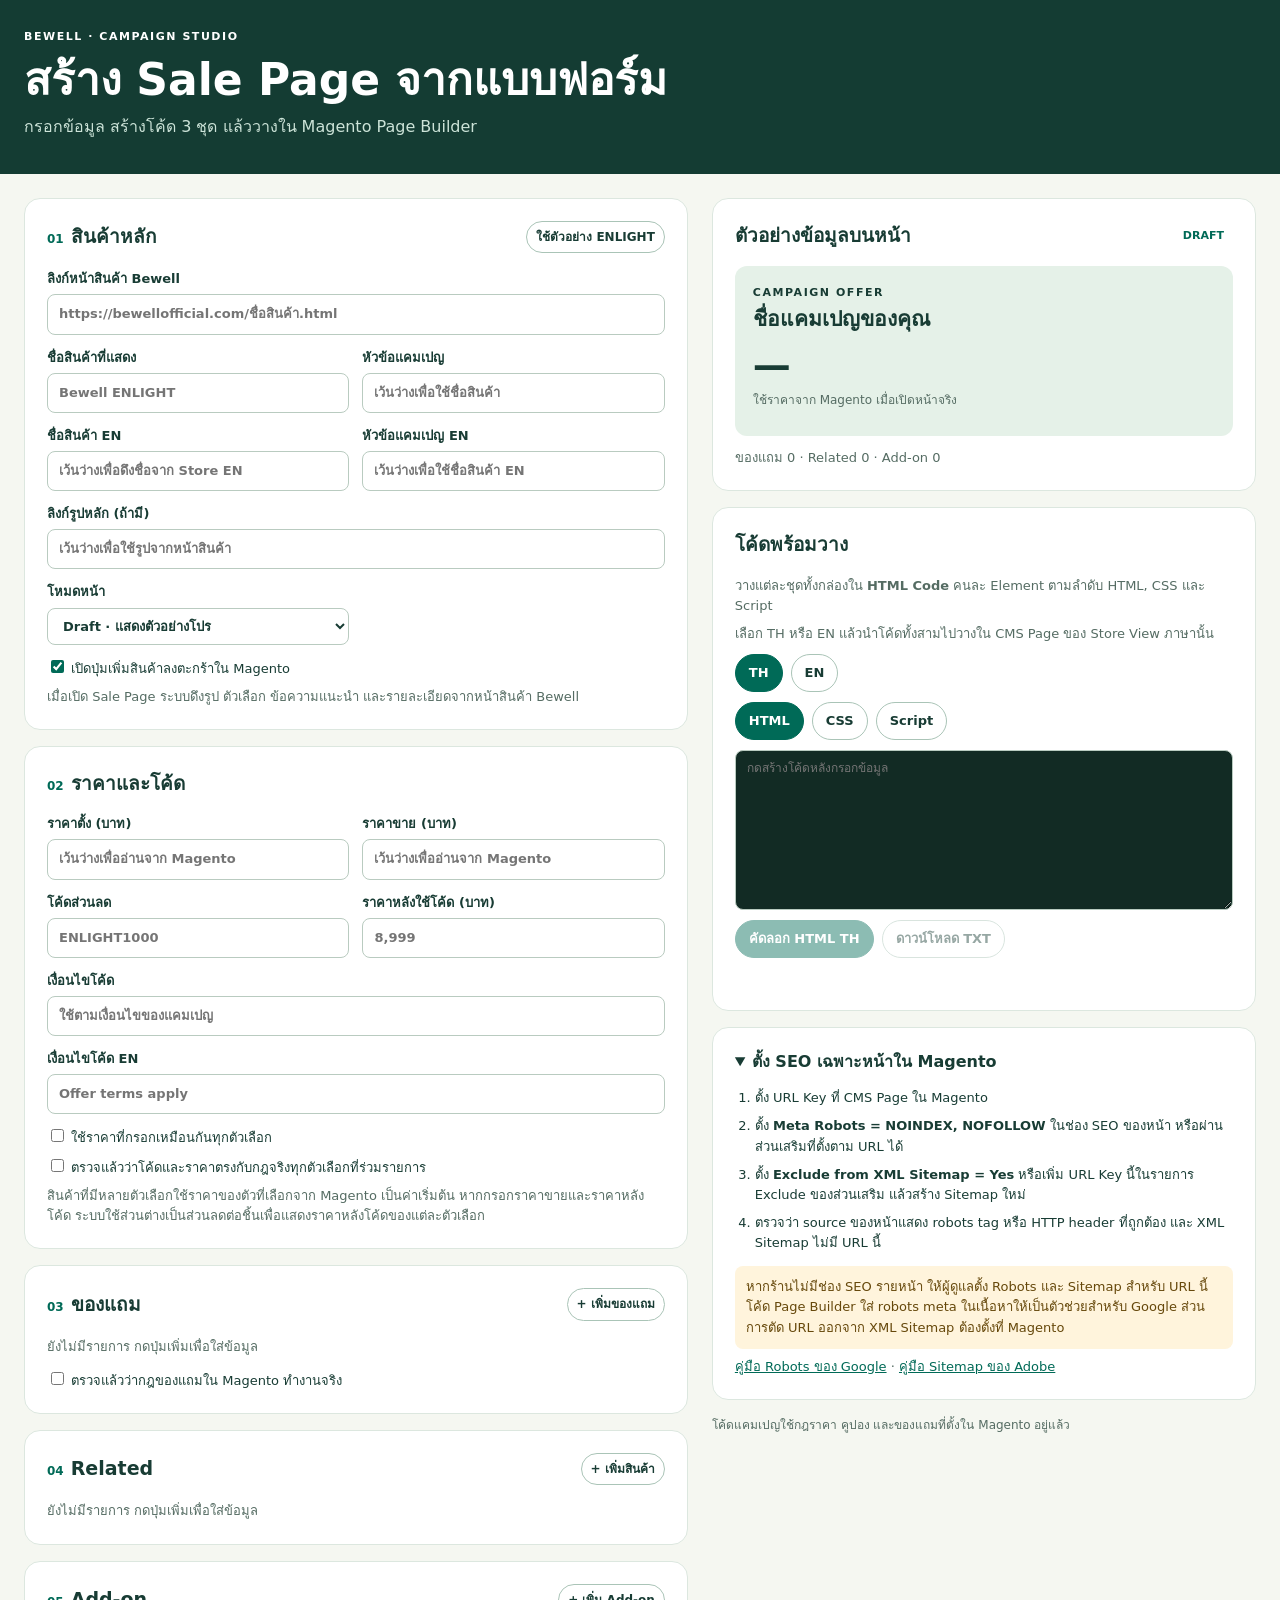
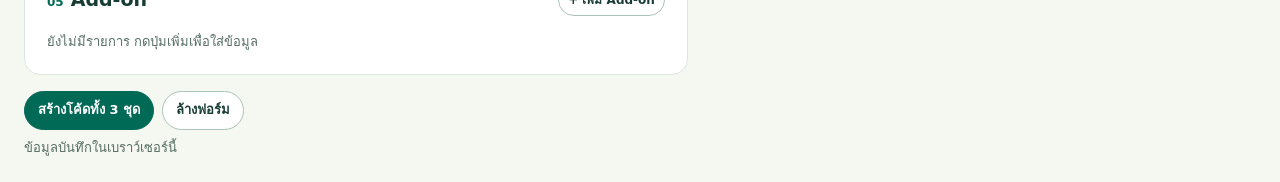
<file: docs/index.html>
<!doctype html>
<html lang="th">
<head>
<meta charset="utf-8">
<meta name="viewport" content="width=device-width,initial-scale=1">
<meta name="robots" content="noindex,nofollow">
<title>Bewell · Sale Page Config</title>
<style>
:root{color-scheme:light;--ink:#183c34;--muted:#556c63;--brand:#006a57;--line:#dce7df;--paper:#f5f7f1;--mint:#e5f1e8;--white:#fff}*{box-sizing:border-box}body{margin:0;background:var(--paper);color:var(--ink);font:16px/1.55 system-ui,sans-serif}button,input,select,textarea{font:inherit}button{cursor:pointer}a{color:var(--brand)}header{background:#143c33;color:white;padding:28px 24px 34px}header .inner,main{max-width:1280px;margin:auto}.eyebrow{font-size:11px;font-weight:800;letter-spacing:.14em}h1{font-size:clamp(27px,4vw,44px);line-height:1.18;margin:9px 0}header p{margin:0;color:#cce3d8}main{padding:24px;display:grid;grid-template-columns:minmax(0,1.22fr) minmax(0,1fr);gap:24px;align-items:start}.card{background:white;border:1px solid var(--line);border-radius:16px;padding:22px;margin-bottom:16px}.section-head{display:flex;gap:12px;align-items:center;justify-content:space-between;margin-bottom:16px}.section-head h2{font-size:19px;margin:0}.step{font-size:12px;color:var(--brand);font-weight:800;margin-right:7px}.fields{display:grid;grid-template-columns:repeat(2,minmax(0,1fr));gap:13px}.wide{grid-column:1/-1}label{display:block;font-size:13px;font-weight:650}input:not([type=checkbox]),select,textarea{display:block;width:100%;padding:9px 11px;margin-top:5px;border:1px solid #b9cbc0;border-radius:8px;background:white;color:var(--ink);min-width:0}textarea{resize:vertical}input:focus,select:focus,textarea:focus,button:focus-visible,a:focus-visible{outline:2px solid #007866;outline-offset:2px}.hint,.empty{font-size:13px;color:var(--muted);margin:8px 0 0}.checks{display:grid;gap:7px;margin-top:12px}.checks label{font-weight:500}.checks input{accent-color:var(--brand)}.actions,.tabs{display:flex;flex-wrap:wrap;gap:8px}.btn{display:inline-flex;align-items:center;justify-content:center;border:1px solid #aac4b7;border-radius:999px;background:white;color:var(--ink);padding:8px 13px;font-weight:700;font-size:13px;text-decoration:none}.primary,.tabs button[aria-selected=true]{background:var(--brand);border-color:var(--brand);color:white}.btn:disabled{opacity:.45;cursor:not-allowed}.mini{padding:6px 9px;font-size:12px}.row{background:#f8faf7;border:1px solid var(--line);border-radius:10px;padding:12px;margin-top:10px}.row-head{display:flex;justify-content:space-between;align-items:center;margin-bottom:10px;font-size:13px}.remove{color:#9e3737}.preview{border-radius:12px;background:var(--mint);padding:18px;margin:12px 0}.preview h3{margin:2px 0;font-size:21px;overflow-wrap:anywhere}.price{font-size:38px;line-height:1.15;font-weight:800;margin:8px 0 4px}.price-note{font-size:12px;color:var(--muted)}.pill{display:inline-block;padding:3px 9px;border-radius:999px;background:#fff;color:var(--brand);font-size:11px;font-weight:800}.outputs{position:sticky;top:16px}.code{min-height:160px;max-height:240px;background:#122b24;color:#e2f4eb;font:12px/1.5 ui-monospace,monospace;margin:10px 0}.notice{background:#fff4dc;color:#66480b;border-radius:8px;padding:11px;font-size:13px}.notice[hidden], [hidden]{display:none!important}.seo-steps{padding-left:20px;font-size:13px}.seo-steps li{margin-bottom:8px}.status{min-height:22px;margin:8px 0 0;font-size:13px;color:var(--brand)}code{overflow-wrap:anywhere}summary{cursor:pointer;font-weight:700}footer{font-size:12px;color:var(--muted);margin-bottom:12px}@media(max-width:920px){main{grid-template-columns:1fr}.outputs{position:static}}@media(max-width:500px){main{padding:12px;gap:10px}.card{padding:14px}.fields{grid-template-columns:1fr}.section-head{align-items:flex-start}}
</style>
</head>
<body>
<header><div class="inner"><div class="eyebrow">BEWELL · CAMPAIGN STUDIO</div><h1>สร้าง Sale Page จากแบบฟอร์ม</h1><p>กรอกข้อมูล สร้างโค้ด 3 ชุด แล้ววางใน Magento Page Builder</p></div></header>
<main>
<form id="settings">
<section class="card"><div class="section-head"><h2><span class="step">01</span>สินค้าหลัก</h2><button class="btn mini" id="example" type="button">ใช้ตัวอย่าง ENLIGHT</button></div>
<div class="fields">
<label class="wide">ลิงก์หน้าสินค้า Bewell <input name="mainPath" required placeholder="https://bewellofficial.com/ชื่อสินค้า.html"></label>
<label>ชื่อสินค้าที่แสดง <input name="title" required maxlength="100" placeholder="Bewell ENLIGHT"></label>
<label>หัวข้อแคมเปญ <input name="headline" maxlength="100" placeholder="เว้นว่างเพื่อใช้ชื่อสินค้า"></label>
<label>ชื่อสินค้า EN <input name="titleEn" maxlength="100" placeholder="เว้นว่างเพื่อดึงชื่อจาก Store EN"></label>
<label>หัวข้อแคมเปญ EN <input name="headlineEn" maxlength="100" placeholder="เว้นว่างเพื่อใช้ชื่อสินค้า EN"></label>
<label class="wide">ลิงก์รูปหลัก (ถ้ามี) <input name="image" placeholder="เว้นว่างเพื่อใช้รูปจากหน้าสินค้า"></label>
<label>โหมดหน้า <select name="mode"><option value="draft">Draft · แสดงตัวอย่างโปร</option><option value="live">Live · แสดงโปรที่ยืนยันแล้ว</option></select></label>
</div><div class="checks"><label><input type="checkbox" name="cart" checked> เปิดปุ่มเพิ่มสินค้าลงตะกร้าใน Magento</label></div><p class="hint">เมื่อเปิด Sale Page ระบบดึงรูป ตัวเลือก ข้อความแนะนำ และรายละเอียดจากหน้าสินค้า Bewell</p></section>
<section class="card"><div class="section-head"><h2><span class="step">02</span>ราคาและโค้ด</h2></div><div class="fields">
<label>ราคาตั้ง (บาท) <input type="number" name="list" min="0" step="0.01" placeholder="เว้นว่างเพื่ออ่านจาก Magento"></label>
<label>ราคาขาย (บาท) <input type="number" name="sale" min="0" step="0.01" placeholder="เว้นว่างเพื่ออ่านจาก Magento"></label>
<label>โค้ดส่วนลด <input name="coupon" maxlength="64" placeholder="ENLIGHT1000"></label>
<label>ราคาหลังใช้โค้ด (บาท) <input type="number" name="after" min="0" step="0.01" placeholder="8,999"></label>
<label class="wide">เงื่อนไขโค้ด <input name="couponTerms" maxlength="200" placeholder="ใช้ตามเงื่อนไขของแคมเปญ"></label>
<label class="wide">เงื่อนไขโค้ด EN <input name="couponTermsEn" maxlength="200" placeholder="Offer terms apply"></label>
</div><div class="checks"><label><input type="checkbox" name="overrideVariants"> ใช้ราคาที่กรอกเหมือนกันทุกตัวเลือก</label><label><input type="checkbox" name="couponVerified"> ตรวจแล้วว่าโค้ดและราคาตรงกับกฎจริงทุกตัวเลือกที่ร่วมรายการ</label></div><p class="hint">สินค้าที่มีหลายตัวเลือกใช้ราคาของตัวที่เลือกจาก Magento เป็นค่าเริ่มต้น หากกรอกราคาขายและราคาหลังโค้ด ระบบใช้ส่วนต่างเป็นส่วนลดต่อชิ้นเพื่อแสดงราคาหลังโค้ดของแต่ละตัวเลือก</p></section>
<section class="card"><div class="section-head"><h2><span class="step">03</span>ของแถม</h2><button type="button" class="btn mini" data-add="gifts">+ เพิ่มของแถม</button></div><div id="gifts"></div><div class="checks"><label><input type="checkbox" name="giftVerified"> ตรวจแล้วว่ากฎของแถมใน Magento ทำงานจริง</label></div></section>
<section class="card"><div class="section-head"><h2><span class="step">04</span>Related</h2><button type="button" class="btn mini" data-add="related">+ เพิ่มสินค้า</button></div><div id="related"></div></section>
<section class="card"><div class="section-head"><h2><span class="step">05</span>Add-on</h2><button type="button" class="btn mini" data-add="addons">+ เพิ่ม Add-on</button></div><div id="addons"></div></section>
<div class="actions"><button class="btn primary" type="submit">สร้างโค้ดทั้ง 3 ชุด</button><button class="btn" type="reset">ล้างฟอร์ม</button></div><p class="hint" id="storage">ข้อมูลบันทึกในเบราว์เซอร์นี้</p>
</form>
<aside class="outputs">
<section class="card"><div class="section-head"><h2>ตัวอย่างข้อมูลบนหน้า</h2><span id="preview-mode" class="pill">DRAFT</span></div><div class="preview"><div class="eyebrow">CAMPAIGN OFFER</div><h3 id="preview-title">ชื่อแคมเปญของคุณ</h3><div class="price" id="preview-price">—</div><div class="price-note" id="preview-price-note">กรอกราคาเพื่อดูตัวอย่าง</div><div id="preview-coupon" class="hint"></div></div><p class="hint" id="preview-lists"></p></section>
<section class="card"><div class="section-head"><h2>โค้ดพร้อมวาง</h2></div><p class="hint">วางแต่ละชุดทั้งกล่องใน <b>HTML Code</b> คนละ Element ตามลำดับ HTML, CSS และ Script</p><p class="hint">เลือก TH หรือ EN แล้วนำโค้ดทั้งสามไปวางใน CMS Page ของ Store View ภาษานั้น</p><div class="tabs" role="tablist" aria-label="ภาษาโค้ด" style="margin-block:10px"><button class="btn" type="button" role="tab" aria-selected="true" data-language="th">TH</button><button class="btn" type="button" role="tab" aria-selected="false" data-language="en">EN</button></div><div class="tabs" role="tablist" aria-label="เลือกชุดโค้ด"><button class="btn" id="tab-html" type="button" role="tab" aria-selected="true" data-code="html">HTML</button><button class="btn" id="tab-css" type="button" role="tab" aria-selected="false" data-code="css">CSS</button><button class="btn" id="tab-script" type="button" role="tab" aria-selected="false" data-code="script">Script</button></div><textarea id="output" class="code" aria-label="โค้ดสำหรับ Page Builder" readonly spellcheck="false" placeholder="กดสร้างโค้ดหลังกรอกข้อมูล"></textarea><div class="actions"><button id="copy" class="btn primary" type="button" disabled>คัดลอก HTML</button><button id="download" class="btn" type="button" disabled>ดาวน์โหลด TXT</button></div><p id="status" class="status" role="status"></p></section>
<section class="card"><details open><summary>ตั้ง SEO เฉพาะหน้าใน Magento</summary><ol class="seo-steps"><li>ตั้ง URL Key ที่ CMS Page ใน Magento</li><li>ตั้ง <b>Meta Robots = NOINDEX, NOFOLLOW</b> ในช่อง SEO ของหน้า หรือผ่านส่วนเสริมที่ตั้งตาม URL ได้</li><li>ตั้ง <b>Exclude from XML Sitemap = Yes</b> หรือเพิ่ม URL Key นี้ในรายการ Exclude ของส่วนเสริม แล้วสร้าง Sitemap ใหม่</li><li>ตรวจว่า source ของหน้าแสดง robots tag หรือ HTTP header ที่ถูกต้อง และ XML Sitemap ไม่มี URL นี้</li></ol><div class="notice">หากร้านไม่มีช่อง SEO รายหน้า ให้ผู้ดูแลตั้ง Robots และ Sitemap สำหรับ URL นี้ โค้ด Page Builder ใส่ robots meta ในเนื้อหาให้เป็นตัวช่วยสำหรับ Google ส่วนการตัด URL ออกจาก XML Sitemap ต้องตั้งที่ Magento</div><p class="hint"><a href="https://developers.google.com/search/docs/crawling-indexing/robots-meta-tag" target="_blank" rel="noopener">คู่มือ Robots ของ Google</a> · <a href="https://experienceleague.adobe.com/en/docs/commerce-admin/marketing/seo/sitemap-xml" target="_blank" rel="noopener">คู่มือ Sitemap ของ Adobe</a></p></details></section>
<footer>โค้ดแคมเปญใช้กฎราคา คูปอง และของแถมที่ตั้งใน Magento อยู่แล้ว</footer>
</aside>
</main>
<script id="templates" type="application/json">{"html":"\u003c!--\nBEWELL ENLIGHT / POC-ALIGNED LAYOUT V2 / 2026-11-03\nวางใน Page Builder > HTML Code เท่านั้น ไม่วางใน Text Editor\nแก้ข้อความขายที่ EDIT Hxx; ข้อมูลสินค้า/โค้ด/กฎแสดงผลแก้ในไฟล์ 03-SCRIPT.js\nใช้ 1 หน้า = 1 ชุด ห้ามซ้ำ id=\"bw-enlight-sale\" ในหน้าเดียวกัน\nไม่ต้องเพิ่ม header/footer ของเว็บ เพราะ Magento แสดงให้อยู่แล้ว\n-->\n\u003cdiv id=\"bw-enlight-sale\" class=\"bw-poc-layout\" lang=\"th\">\n  \u003cdiv id=\"bw-draft-banner\" class=\"bw-draft-banner\" hidden>DRAFT PREVIEW • ราคาหลังโค้ดและของแถมเป็นตัวอย่าง ยังไม่ใช่สิทธิ์ซื้อจริง\u003c/div>\n  \u003c!-- EDIT H01: ป้ายแคมเปญ; ไม่อ้างว่าเฉพาะ Ads เพราะ URL ไม่ใช่ระบบจำกัดสิทธิ์ -->\n  \u003cdiv class=\"bw-topline\">BEWELL EXCLUSIVE SELECTION \u003cspan>พื้นที่ทำงานที่ลงตัว เริ่มจากเก้าอี้ที่ใช่\u003c/span>\u003c/div>\n  \u003cnav class=\"bw-nav\" aria-label=\"เมนูหน้า ENLIGHT\">\n    \u003ca class=\"bw-wordmark\" href=\"#bw-offer\">ENLIGHT\u003cspan>BY BEWELL\u003c/span>\u003c/a>\n    \u003cdiv>\u003ca href=\"#bw-detail\">จุดเด่น\u003c/a>\u003ca href=\"#bw-addons\">เลือกซื้อคู่\u003c/a>\u003ca href=\"#bw-faq\">คำถามที่พบบ่อย\u003c/a>\u003c/div>\n    \u003ca class=\"bw-nav-cta\" href=\"#bw-offer\">เลือกเก้าอี้ของคุณ\u003c/a>\n  \u003c/nav>\n\n  \u003csection class=\"bw-hero bw-wrap\" id=\"bw-offer\" aria-labelledby=\"bw-title\">\n    \u003cdiv class=\"bw-visual\">\n      \u003cdiv class=\"bw-gallery-stage\" role=\"group\" aria-roledescription=\"carousel\" aria-label=\"แกลเลอรี ENLIGHT\" tabindex=\"0\">\n        \u003cdiv class=\"bw-visual-word\" aria-hidden=\"true\">enlight.\u003c/div>\n        \u003cspan class=\"bw-tag\">ERGONOMIC CHAIR\u003c/span>\n        \u003c!-- EDIT H02: รูปเริ่มต้น; Script เปลี่ยนเป็นรูปจริงตามตัวเลือกจาก PDP -->\n        \u003cimg id=\"bw-main-image\" width=\"800\" height=\"800\" fetchpriority=\"high\"\n          src=\"https://bewellofficial.com/pub/media/catalog/product/cache/2891eed40c6a15a9c1fe3827f4b31fc9/e/x/export_di-cut_enlight-more_02.png\"\n          alt=\"เก้าอี้เพื่อสุขภาพ Bewell ENLIGHT สีดำ\">\n        \u003cdiv class=\"bw-visual-note\">\u003cspan>\u003c/span> Dynamic Backrest\u003csmall>ขยับรับทุกจังหวะของคุณ\u003c/small>\u003c/div>\n        \u003cdiv class=\"bw-seal\">5\u003csmall>YEAR\u003cbr>WARRANTY*\u003c/small>\u003c/div>\n        \u003cbutton type=\"button\" class=\"bw-gallery-arrow bw-gallery-prev\" id=\"bw-gallery-prev\" aria-label=\"รูปก่อนหน้า\">‹\u003c/button>\n        \u003cbutton type=\"button\" class=\"bw-gallery-arrow bw-gallery-next\" id=\"bw-gallery-next\" aria-label=\"รูปถัดไป\">›\u003c/button>\n        \u003cdiv class=\"bw-gallery-toolbar\">\u003cspan id=\"bw-gallery-count\">แบบที่เลือก\u003c/span>\u003cbutton id=\"bw-gallery-toggle\" type=\"button\" aria-label=\"หยุดเล่นรูปอัตโนมัติ\">หยุดเล่นอัตโนมัติ\u003c/button>\u003c/div>\n      \u003c/div>\n      \u003cdiv id=\"bw-thumbnails\" class=\"bw-thumbnails\" aria-label=\"รูปสินค้าเพิ่มเติม\">\u003c/div>\n      \u003cp class=\"bw-caption\">ปัดซ้าย–ขวา หรือกดลูกศรเพื่อดูรูปสินค้า • หยุดอัตโนมัติเมื่อชี้เมาส์หรือเลือกตัวควบคุม\u003c/p>\n    \u003c/div>\n    \u003cdiv class=\"bw-offer\">\n      \u003c!-- EDIT H03: ชื่อ/คำโปรย ต้องตรงสินค้าจริง ไม่ใส่ราคาตายตัวใน HTML -->\n      \u003cp class=\"bw-eyebrow\">MAKE YOUR EVERYDAY WORK BETTER\u003c/p>\n      \u003ch1 id=\"bw-title\">นั่งสบาย\u003cbr>ในจังหวะ\u003cspan>ของคุณ.\u003c/span>\u003c/h1>\n      \u003cp class=\"bw-subtitle\">Bewell ENLIGHT Ergonomic Chair\u003c/p>\n      \u003cp class=\"bw-intro\">ขยับอย่างเป็นธรรมชาติ ด้วยพนักพิง Dynamic Backrest พร้อมเลือกความสบายในแบบของคุณ\u003c/p>\n        \u003cfieldset class=\"bw-fieldset\">\u003clegend>เลือกแบบที่ใช่สำหรับคุณ\u003c/legend>\u003cdiv id=\"bw-main-options\" class=\"bw-option-grid\">\u003c/div>\u003c/fieldset>\n      \u003cdiv class=\"bw-pricebox\">\n        \u003cdiv class=\"bw-deal-heading\">\u003cspan>THE ENLIGHT SPECIAL\u003c/span>\u003cspan id=\"bw-price-badge\" class=\"bw-demo-badge\">ราคาตามตัวเลือก\u003c/span>\u003c/div>\n        \u003cspan id=\"bw-base-price-label\" class=\"bw-small\">ราคาสินค้าก่อนใช้โค้ด\u003c/span>\n        \u003cdiv class=\"bw-price-row\">\u003cstrong id=\"bw-price\">กำลังอ่านราคา…\u003c/strong>\u003cdel id=\"bw-old-price\" hidden>\u003c/del>\u003c/div>\n        \u003cdiv id=\"bw-campaign-price\" class=\"bw-campaign-price\" hidden>\n          \u003cspan id=\"bw-after-code-label\">ราคาพิเศษหลังใช้โค้ด\u003c/span>\u003cstrong id=\"bw-after-code\">\u003c/strong>\n          \u003csmall id=\"bw-after-code-note\">ต่อ 1 ชิ้น • ตรวจสิทธิ์และยอดสุทธิในตะกร้า\u003c/small>\n        \u003c/div>\n      \u003cdiv id=\"bw-coupon\" class=\"bw-coupon\" hidden>\n        \u003cdiv>\u003cspan class=\"bw-small\">สิทธิ์พิเศษสำหรับแคมเปญ\u003c/span>\u003cstrong id=\"bw-coupon-code\">\u003c/strong>\u003cp id=\"bw-coupon-terms\">\u003c/p>\u003c/div>\n        \u003cbutton type=\"button\" class=\"bw-outline\" id=\"bw-copy\">คัดลอกโค้ด\u003c/button>\n      \u003c/div>\n      \u003c/div>\n      \u003c!-- Draft แสดงตัวอย่าง; Live ต้อง CONFIG.coupon.verified=true หลังทดสอบ Rule จริง -->\n\n      \u003cp class=\"bw-small\" id=\"bw-price-note\">กำลังตรวจข้อมูลจาก Magento กรุณารอสักครู่\u003c/p>\n  \u003csection class=\"bw-inline-gifts\" id=\"bw-gifts\" hidden aria-labelledby=\"bw-gifts-title\">\n    \u003cdiv class=\"bw-section-head\">\u003cdiv>\u003cp class=\"bw-eyebrow\">A LITTLE EXTRA FOR YOU\u003c/p>\u003ch2 id=\"bw-gifts-title\">สิทธิ์ของแถมพิเศษ\u003c/h2>\u003c/div>\u003cp id=\"bw-gift-disclaimer\">สิทธิ์จริงเป็นไปตามกฎโปรโมชั่นในตะกร้า\u003c/p>\u003c/div>\n    \u003cdiv class=\"bw-gift-grid\" id=\"bw-gift-list\">\u003c/div>\n  \u003c/section>\n      \u003cform id=\"bw-main-form\">\n\n        \u003cdiv class=\"bw-buy-row\">\n          \u003clabel class=\"bw-qty-label\" for=\"bw-qty\">จำนวน\n            \u003cinput id=\"bw-qty\" name=\"qty\" type=\"number\" min=\"1\" max=\"10\" step=\"1\" value=\"1\" inputmode=\"numeric\" required>\n          \u003c/label>\n          \u003cbutton id=\"bw-buy\" class=\"bw-primary\" type=\"submit\" disabled>เพิ่มลงตะกร้า\u003c/button>\n        \u003c/div>\n      \u003c/form>\n      \u003cdiv class=\"bw-services\">\n        \u003c!-- EDIT H04: สิทธิ์บริการ ต้องยืนยันเงื่อนไขและพื้นที่ก่อนเปิดขาย -->\n        \u003cspan>จัดส่งและประกอบ*\u003csmall>ตามพื้นที่ให้บริการ\u003c/small>\u003c/span>\n        \u003cspan>รับประกัน 5 ปี*\u003csmall>เฉพาะโช้ค ฐาน และล้อ\u003c/small>\u003c/span>\n        \u003cspan>ชำระผ่านระบบเว็บ\u003csmall>ตรวจยอดก่อนชำระเงิน\u003c/small>\u003c/span>\n      \u003c/div>\n      \u003ca class=\"bw-text-link\" href=\"/warranty-conditions\">ดูเงื่อนไขการรับประกัน\u003c/a>\n    \u003c/div>\n  \u003c/section>\n\n  \u003cdiv class=\"bw-feedback bw-wrap\" aria-live=\"polite\" aria-atomic=\"true\">\u003cp id=\"bw-status\">กำลังโหลดข้อมูลสินค้า…\u003c/p>\u003ca id=\"bw-cart-link\" href=\"/checkout/cart/\">ตรวจตะกร้าสินค้า\u003c/a>\u003cbutton id=\"bw-reload\" type=\"button\" class=\"bw-outline\" hidden>โหลดข้อมูลหน้าใหม่\u003c/button>\u003c/div>\n  \u003cnoscript>\u003cp class=\"bw-noscript\">กรุณาเปิด JavaScript เพื่อเลือกแบบและเพิ่มสินค้า หรือ \u003ca href=\"/ergonomic-chair-enlight.html\">ดูหน้าสินค้าปกติ\u003c/a>\u003c/p>\u003c/noscript>\n\n  \u003c!-- EDIT H05: กล่องของแถมอยู่เหนือปุ่มซื้อแล้ว แก้รายการใน CONFIG.gifts ไม่เพิ่ม Gift SKU จากหน้าเอง -->\n\n\n\n\n  \u003csection class=\"bw-wrap bw-section\" id=\"bw-addons\" aria-labelledby=\"bw-addon-title\">\n    \u003cdiv class=\"bw-section-head\">\u003cdiv>\u003cp class=\"bw-eyebrow\">COMPLETE YOUR WORKSPACE\u003c/p>\u003ch2 id=\"bw-addon-title\">เลือกซื้อคู่ให้ครบมุมทำงาน\u003c/h2>\u003c/div>\u003cp>เลือกสินค้าและตัวเลือกเพิ่มเติมได้ในหน้านี้\u003c/p>\u003c/div>\n    \u003cdiv id=\"bw-addon-list\" class=\"bw-addon-grid\">\u003cp>กำลังอ่านข้อมูลสินค้าซื้อคู่…\u003c/p>\u003c/div>\n    \u003cdiv class=\"bw-bundle-summary\">\u003cdiv>\u003cspan>รวมสินค้าที่เลือก ก่อนใช้โค้ด\u003c/span>\u003cstrong id=\"bw-total\">—\u003c/strong>\u003csmall id=\"bw-total-note\">รวมเก้าอี้และสินค้าซื้อคู่ที่เลือก ไม่รวมสินค้าที่มีอยู่ในตะกร้า\u003c/small>\u003c/div>\u003cbutton id=\"bw-buy-bundle\" type=\"button\" class=\"bw-primary\" disabled>เพิ่มสินค้าที่เลือกลงตะกร้า\u003c/button>\u003c/div>\n    \u003cp class=\"bw-small\">การเลือกซื้อคู่ไม่ทำให้เกิดส่วนลดเอง ส่วนลดและของแถมคำนวณโดย Magento หลังเพิ่มสินค้าแล้ว\u003c/p>\n  \u003c/section>\n\n\u003csection class=\"bw-intro-band\">\u003cp class=\"bw-eyebrow\">WORK WELL. REST WELL.\u003c/p>\u003ch2>เก้าอี้ที่เข้าใจ\u003cbr>\u003cspan>ทุกองศาของวันคุณ\u003c/span>\u003c/h2>\u003cp>ทั้งนั่งโฟกัสกับงาน หรือเอนพักระหว่างวัน\u003cbr>ENLIGHT ให้คุณปรับท่านั่งได้ในแบบที่สบายกับตัวเอง\u003c/p>\u003ca href=\"#bw-detail\">สำรวจความสบาย ↓\u003c/a>\u003c/section>\n  \u003csection class=\"bw-feature-band\" id=\"bw-detail\" aria-labelledby=\"bw-detail-title\">\n    \u003cdiv class=\"bw-wrap bw-feature-layout\">\n      \u003cdiv class=\"bw-feature-photo\">\u003cimg id=\"bw-feature-image\" width=\"800\" height=\"800\" loading=\"lazy\" src=\"https://bewellofficial.com/pub/media/catalog/product/cache/2891eed40c6a15a9c1fe3827f4b31fc9/2/0/20251215_mkp-enlight-01.jpg\" alt=\"รายละเอียดเก้าอี้ Bewell ENLIGHT\">\u003c/div>\n      \u003cdiv>\u003cp class=\"bw-eyebrow\">DESIGNED AROUND YOU\u003c/p>\u003ch2 id=\"bw-detail-title\">ให้เก้าอี้ปรับเข้าหาคุณ\u003c/h2>\u003cp>รายละเอียดที่ช่วยให้คุณจัดท่านั่งได้เหมาะกับการทำงานในแต่ละวัน\u003c/p>\n        \u003c!-- EDIT H06: จุดเด่นอ้างอิง Product Description; ตรวจอีกครั้งเมื่อเปลี่ยนสินค้า -->\n        \u003col class=\"bw-features\">\u003cli>\u003cspan>01\u003c/span>\u003cdiv>\u003ch3>Dynamic Backrest\u003c/h3>\u003cp>พนักพิงหลังแบบคู่ เคลื่อนไหวอิสระตามร่างกาย พร้อมปรับการรองรับแผ่นหลัง\u003c/p>\u003c/div>\u003c/li>\u003cli>\u003cspan>02\u003c/span>\u003cdiv>\u003ch3>พนักพิงศีรษะ 3D\u003c/h3>\u003cp>ปรับสูง–ต่ำ องศา และระยะลึก–ตื้น ให้เข้ากับตำแหน่งการนั่ง\u003c/p>\u003c/div>\u003c/li>\u003cli>\u003cspan>03\u003c/span>\u003cdiv>\u003ch3>เบาะนั่ง W-Shape\u003c/h3>\u003cp>โอบรับสะโพกและต้นขา พร้อมปรับความลึกเบาะให้เหมาะกับสรีระ\u003c/p>\u003c/div>\u003c/li>\u003c/ol>\n      \u003c/div>\n    \u003c/div>\n  \u003c/section>\n\u003csection class=\"bw-wrap bw-lifestyle\">\u003cimg loading=\"lazy\" width=\"800\" height=\"800\" src=\"https://bewellofficial.com/pub/media/catalog/product/cache/2891eed40c6a15a9c1fe3827f4b31fc9/2/0/20251215_mkp-enlight-07.jpg\" alt=\"รายละเอียดและการใช้งานเก้าอี้ ENLIGHT\">\u003cdiv>\u003cp class=\"bw-eyebrow\">YOUR SPACE. YOUR PACE.\u003c/p>\u003ch2>งานก็ไปต่อได้\u003cbr>พักก็เต็มที่ได้\u003c/h2>\u003cp>ปรับแรงต้านพนักพิงและล็อกเอนได้ 3 ระดับ พร้อมที่วางแขน 3D ที่ปรับตามท่าทางของคุณ\u003c/p>\u003cdiv class=\"bw-height-fact\">\u003cstrong>160–190 \u003csmall>cm\u003c/small>\u003c/strong>\u003cspan>ช่วงส่วนสูงที่แนะนำตามข้อมูลสินค้า\u003c/span>\u003c/div>\u003ca href=\"#bw-offer\">เลือกความสบายของคุณ ↗\u003c/a>\u003c/div>\u003c/section>\n  \u003csection class=\"bw-related-band\">\u003cdiv class=\"bw-wrap bw-section\" aria-labelledby=\"bw-related-title\">\u003cdiv class=\"bw-section-head\">\u003cdiv>\u003cp class=\"bw-eyebrow\">BETTER TOGETHER\u003c/p>\u003ch2 id=\"bw-related-title\">เติมความสบายอีกนิด\u003c/h2>\u003c/div>\u003cp>สินค้าเพิ่มเติมที่คุณเลือกซื้อได้\u003c/p>\u003c/div>\u003cdiv id=\"bw-related-list\" class=\"bw-related-grid\">\u003cp>กำลังอ่านข้อมูลสินค้าแนะนำ…\u003c/p>\u003c/div>\u003c/div>\u003c/section>\n  \u003c!-- OPTIONAL H07: ถ้าต้องการ Native Product Widget ให้ใส่ Page Builder Products อีก Element ใต้ HTML นี้\n  และปิด CONFIG.related=[] ไม่วาง widget directive เป็นข้อความใน Script -->\n\n  \u003csection class=\"bw-assurance\">\u003cdiv>\u003cspan>01 / DELIVERY\u003c/span>\u003ch3>ส่งถึงบ้าน\u003c/h3>\u003cp>จัดส่งและประกอบตามพื้นที่ให้บริการ*\u003c/p>\u003c/div>\u003cdiv>\u003cspan>02 / YOUR CHOICE\u003c/span>\u003ch3>ความสบายที่เลือกได้\u003c/h3>\u003cp>เลือกสีและรุ่นให้ตรงกับมุมทำงานของคุณ\u003c/p>\u003c/div>\u003cdiv>\u003cspan>03 / WARRANTY\u003c/span>\u003ch3>ดูแลระยะยาว\u003c/h3>\u003cp>รับประกัน 5 ปี เฉพาะโช้ค ฐาน และล้อ ตามเงื่อนไข*\u003c/p>\u003c/div>\u003c/section>\n  \u003csection class=\"bw-wrap bw-section bw-faq\" id=\"bw-faq\" aria-labelledby=\"bw-faq-title\">\u003cdiv class=\"bw-section-head\">\u003cdiv>\u003cp class=\"bw-eyebrow\">GOOD TO KNOW\u003c/p>\u003ch2 id=\"bw-faq-title\">ก่อนเลือก ENLIGHT ของคุณ\u003c/h2>\u003c/div>\u003c/div>\n    \u003c!-- EDIT H08: FAQ ไม่รับรองส่วนลดที่ยังไม่ได้ตั้ง rule -->\n    \u003cdetails>\u003csummary>เพิ่มสินค้าได้เลย หรือต้องไปหน้าสินค้าอีกครั้ง?\u003c/summary>\u003cp>เลือกแบบและจำนวนแล้วเพิ่มลงตะกร้าได้จากหน้านี้ หากแบบที่เลือกหมดหรือข้อมูลไม่พร้อม ระบบจะแจ้งให้ตรวจสอบก่อน\u003c/p>\u003c/details>\n    \u003cdetails>\u003csummary>ใช้โค้ดส่วนลดอย่างไร?\u003c/summary>\u003cp>ถ้ามีโค้ดแสดงในหน้านี้ ให้คัดลอกแล้วกรอกในช่องส่วนลดที่ตะกร้าหรือขั้นตอนชำระเงิน ระบบจะตรวจเงื่อนไขและแสดงยอดสุทธิอีกครั้ง\u003c/p>\u003c/details>\n    \u003cdetails>\u003csummary>ของแถมและดีลซื้อคู่ยืนยันตรงไหน?\u003c/summary>\u003cp>ตรวจรายการสินค้า ของแถม และยอดส่วนลดในตะกร้าก่อนชำระเงิน สิทธิ์ขึ้นอยู่กับตัวเลือกสินค้า เงื่อนไขโปรโมชั่น และสินค้าคงเหลือ\u003c/p>\u003c/details>\n    \u003cdetails>\u003csummary>การรับประกันครอบคลุมอะไรบ้าง?\u003c/summary>\u003cp>รับประกัน 5 ปีเฉพาะโช้ค ฐานปลาดาว และล้อ ตามเงื่อนไขที่บริษัทกำหนด \u003ca href=\"/warranty-conditions\">อ่านเงื่อนไขฉบับเต็ม\u003c/a>\u003c/p>\u003c/details>\n  \u003c/section>\n  \u003csection class=\"bw-closing\">\u003cp class=\"bw-eyebrow\">A BETTER DAY STARTS WITH A BETTER SEAT.\u003c/p>\u003ch2>ถึงเวลาให้ความสบาย\u003cbr>เป็นส่วนหนึ่งของทุกวัน\u003c/h2>\u003ca class=\"bw-primary\" href=\"#bw-offer\">กลับไปเลือก ENLIGHT ↑\u003c/a>\u003c/section>\n  \u003cdiv class=\"bw-sticky\">\u003cdiv>\u003cspan>ENLIGHT\u003c/span>\u003cstrong id=\"bw-sticky-price\">—\u003c/strong>\u003c/div>\u003ca class=\"bw-primary\" href=\"#bw-offer\">เลือกแบบ / เพิ่มลงตะกร้า\u003c/a>\u003c/div>\n\u003c/div>","css":"\u003cstyle>\n/* BEWELL WEB EDITION — CSS เฉพาะหน้า ไม่เปลี่ยน header/footer/PDP อื่น\n   วางภายในแท็ก style เปิดและปิดของ HTML Code แรก\n   EDIT C01: สี CI จากหน้าเว็บจริง 2026-11-03; เปลี่ยนเฉพาะตัวแปรด้านล่าง\n   ไม่มีการโหลดฟอนต์หรือกำหนดชุดฟอนต์ ใช้จากธีม Magento */\n#bw-enlight-sale {\n  --bw-teal:#00a69b; --bw-teal-dark:#007e77; --bw-teal-soft:#edf8f6;\n  --bw-orange:#ffab40; --bw-orange-dark:#d7800e; --bw-ink:#222;\n  --bw-muted:#626b6a; --bw-line:#dee8e5; --bw-surface:#f5f7f6; --bw-white:#fff;\n  --bw-radius:16px; --bw-width:1200px;\n  color:var(--bw-ink);background:var(--bw-white);font-size:16px;line-height:1.65;\n  text-align:left;isolation:isolate;padding-bottom:32px;overflow-wrap:anywhere;\n}\n#bw-enlight-sale *,#bw-enlight-sale *::before,#bw-enlight-sale *::after{box-sizing:border-box}\n#bw-enlight-sale [hidden]{display:none!important}\n#bw-enlight-sale h1,#bw-enlight-sale h2,#bw-enlight-sale h3,#bw-enlight-sale p{margin:0}\n#bw-enlight-sale h1,#bw-enlight-sale h2,#bw-enlight-sale h3{color:var(--bw-ink);line-height:1.25;letter-spacing:0}\n#bw-enlight-sale h2{font-size:clamp(25px,3vw,38px);font-weight:600}\n#bw-enlight-sale h3{font-size:19px;font-weight:600}\n#bw-enlight-sale p+p{margin-top:12px}\n#bw-enlight-sale img{max-width:100%;display:block;height:auto}\n#bw-enlight-sale a{color:var(--bw-teal-dark);text-decoration:none}\n#bw-enlight-sale a:hover{text-decoration:underline}\n/* EDIT C02: ไม่ใช้ font shorthand เพราะอาจ reset ฟอนต์ของเว็บไซต์ */\n#bw-enlight-sale button,#bw-enlight-sale input,#bw-enlight-sale select{font-size:inherit;font-weight:inherit;line-height:1.4;letter-spacing:normal}\n#bw-enlight-sale button{cursor:pointer;box-shadow:none;text-transform:none;white-space:normal}\n#bw-enlight-sale button:disabled{cursor:not-allowed;opacity:.5}\n#bw-enlight-sale :focus-visible{outline:3px solid var(--bw-teal-dark);outline-offset:4px}\n#bw-enlight-sale .bw-wrap{width:min(var(--bw-width),100% - 48px);margin-inline:auto}\n#bw-enlight-sale [id]{scroll-margin-top:110px}\n#bw-enlight-sale .bw-topline{background:var(--bw-teal);color:#fff;text-align:center;font-size:12px;font-weight:600;letter-spacing:1px;padding:10px 20px}\n#bw-enlight-sale .bw-topline span{font-size:13px;letter-spacing:0;font-weight:400;margin-left:20px}\n#bw-enlight-sale .bw-nav{display:flex;align-items:center;justify-content:space-between;gap:24px;padding:22px max(24px,calc((100% - var(--bw-width))/2));border-bottom:1px solid var(--bw-line)}\n#bw-enlight-sale .bw-wordmark{font-size:23px;font-weight:700;letter-spacing:3px;color:var(--bw-ink);line-height:1.1}\n#bw-enlight-sale .bw-wordmark span{display:block;font-size:9px;letter-spacing:2px;margin-top:7px;color:var(--bw-teal-dark)}\n#bw-enlight-sale .bw-nav>div{display:flex;gap:28px;font-size:14px}\n#bw-enlight-sale .bw-nav>div a{color:var(--bw-muted)}\n#bw-enlight-sale .bw-nav-cta{font-size:13px;border:1px solid var(--bw-teal);border-radius:24px;padding:10px 19px}\n#bw-enlight-sale .bw-hero{display:grid;grid-template-columns:minmax(0,1.05fr) minmax(0,1fr);gap:56px;padding-block:48px}\n#bw-enlight-sale .bw-visual,#bw-enlight-sale .bw-offer{min-width:0}\n#bw-enlight-sale .bw-gallery-stage{position:relative;background:var(--bw-surface);border-radius:var(--bw-radius);overflow:hidden;aspect-ratio:1/1}\n#bw-enlight-sale .bw-gallery-stage>img{width:100%;height:100%;object-fit:contain;mix-blend-mode:multiply}\n#bw-enlight-sale .bw-tag{position:absolute;left:22px;top:20px;font-size:10px;letter-spacing:1.5px;color:var(--bw-teal-dark);z-index:1}\n#bw-enlight-sale .bw-thumbnails{display:flex;gap:10px;overflow-x:auto;padding:14px 3px 8px}\n#bw-enlight-sale .bw-thumb{flex:0 0 68px;border:1px solid var(--bw-line);border-radius:9px;background:#fff;padding:3px}\n#bw-enlight-sale .bw-thumb[aria-pressed=true]{border:2px solid var(--bw-teal)}\n#bw-enlight-sale .bw-thumb img{width:60px;height:60px;object-fit:contain}\n#bw-enlight-sale .bw-caption{text-align:center;font-size:12px;color:var(--bw-muted);margin-top:8px}\n#bw-enlight-sale .bw-eyebrow{color:var(--bw-teal-dark);font-size:11px;font-weight:600;letter-spacing:1.8px;margin-bottom:12px}\n#bw-enlight-sale h1{font-size:clamp(42px,5vw,66px);font-weight:600;letter-spacing:2px;margin-bottom:5px}\n#bw-enlight-sale .bw-subtitle{font-size:21px;font-weight:500}\n#bw-enlight-sale .bw-intro{font-size:15px;color:var(--bw-muted);margin-top:14px}\n#bw-enlight-sale .bw-pricebox{margin-block:24px 12px}\n#bw-enlight-sale .bw-small{font-size:12px;line-height:1.6;color:var(--bw-muted)}\n#bw-enlight-sale .bw-price-row{display:flex;align-items:baseline;flex-wrap:wrap;gap:14px}\n#bw-enlight-sale #bw-price{font-size:36px;color:var(--bw-teal-dark);font-weight:600;line-height:1.4}\n#bw-enlight-sale #bw-old-price{font-size:16px;color:#878e8b}\n#bw-enlight-sale .bw-campaign-price{background:var(--bw-teal-soft);border-radius:10px;padding:15px 18px;margin-top:12px}\n#bw-enlight-sale .bw-campaign-price>span{font-size:13px}\n#bw-enlight-sale .bw-campaign-price strong{font-size:33px;display:block;color:var(--bw-teal-dark);line-height:1.3}\n#bw-enlight-sale .bw-campaign-price small{display:block;color:var(--bw-muted);font-size:11px}\n#bw-enlight-sale .bw-coupon{display:flex;align-items:center;justify-content:space-between;gap:15px;border:1px dashed var(--bw-teal);background:#f9fdfc;padding:16px;border-radius:12px;margin-bottom:10px}\n#bw-enlight-sale .bw-coupon strong{display:block;letter-spacing:1px;color:var(--bw-teal-dark);font-size:22px}\n#bw-enlight-sale .bw-coupon p{font-size:12px;color:var(--bw-muted)}\n#bw-enlight-sale .bw-primary,#bw-enlight-sale .bw-outline{display:inline-flex;align-items:center;justify-content:center;text-align:center;border-radius:26px;padding:14px 25px;font-size:15px;font-weight:500;border:1px solid transparent;min-height:48px;text-decoration:none}\n#bw-enlight-sale .bw-primary{background:var(--bw-orange);color:#222;border-color:var(--bw-orange)}\n#bw-enlight-sale .bw-primary:hover{background:#ffba63;color:#222;text-decoration:none}\n#bw-enlight-sale .bw-outline{background:#fff;border-color:var(--bw-teal);color:var(--bw-teal-dark);padding:10px 16px;font-size:13px;min-height:42px}\n#bw-enlight-sale .bw-fieldset{border:0;padding:0;margin:24px 0 18px;min-width:0}\n#bw-enlight-sale .bw-fieldset legend{border:0;padding:0;margin-bottom:12px;font-size:15px;font-weight:500;width:auto}\n#bw-enlight-sale .bw-option-grid{display:grid;grid-template-columns:repeat(4,minmax(0,1fr));gap:8px}\n#bw-enlight-sale .bw-option{position:relative;cursor:pointer;display:block;min-width:0;border-radius:10px;border:1px solid var(--bw-line);padding:7px;background:#fff;text-align:center;font-size:11px;line-height:1.4}\n#bw-enlight-sale .bw-option:has(input:checked){border:2px solid var(--bw-teal);background:var(--bw-teal-soft);padding:6px}\n#bw-enlight-sale .bw-option input{position:absolute;left:7px;top:7px;accent-color:var(--bw-teal);width:15px;height:15px;margin:0;z-index:1}\n#bw-enlight-sale .bw-option img{width:100%;height:86px;object-fit:contain;margin-bottom:6px}\n#bw-enlight-sale .bw-option>span{display:block}\n#bw-enlight-sale .bw-option:has(input:disabled){opacity:.45;cursor:not-allowed}\n#bw-enlight-sale .bw-buy-row{display:flex;gap:12px;align-items:end}\n#bw-enlight-sale .bw-qty-label{font-size:12px;margin:0;flex:0 0 80px}\n#bw-enlight-sale .bw-qty-label input{display:block;width:80px;height:49px;border:1px solid var(--bw-line);border-radius:8px;padding:10px;text-align:center;background:#fff;color:var(--bw-ink)}\n#bw-enlight-sale #bw-buy{flex:1}\n#bw-enlight-sale .bw-services{display:grid;grid-template-columns:repeat(3,minmax(0,1fr));margin-top:24px;padding-block:18px;border-block:1px solid var(--bw-line);gap:12px;font-size:12px;font-weight:500}\n#bw-enlight-sale .bw-services small{display:block;font-size:10px;font-weight:400;color:var(--bw-muted);margin-top:4px}\n#bw-enlight-sale .bw-text-link{font-size:11px;display:inline-block;margin-top:10px;text-decoration:underline}\n#bw-enlight-sale .bw-feedback{display:flex;gap:16px;align-items:center;flex-wrap:wrap;border-block:1px solid var(--bw-line);padding-block:15px;font-size:13px}\n#bw-enlight-sale .bw-feedback p{flex:1 1 400px}\n#bw-enlight-sale .bw-feedback.is-error{color:#a12d26}\n#bw-enlight-sale .bw-feedback a{text-decoration:underline}\n#bw-enlight-sale .bw-noscript{padding:20px;background:#fff0e0}\n#bw-enlight-sale .bw-section{padding-block:64px}\n#bw-enlight-sale .bw-section-head{display:flex;justify-content:space-between;align-items:end;gap:24px;margin-bottom:30px}\n#bw-enlight-sale .bw-section-head>p{font-size:13px;color:var(--bw-muted);max-width:320px}\n#bw-enlight-sale .bw-feature-band{background:var(--bw-teal-soft);margin-top:48px;padding-block:64px}\n#bw-enlight-sale .bw-feature-layout{display:grid;grid-template-columns:1fr 1fr;align-items:center;gap:64px}\n#bw-enlight-sale .bw-feature-photo{border-radius:var(--bw-radius);overflow:hidden;background:#fff}\n#bw-enlight-sale .bw-feature-photo img{width:100%;aspect-ratio:1;object-fit:contain}\n#bw-enlight-sale .bw-feature-layout h2+p{margin-top:16px;color:var(--bw-muted);font-size:15px}\n#bw-enlight-sale .bw-features{list-style:none;padding:0;margin:28px 0 0}\n#bw-enlight-sale .bw-features li{display:flex;gap:18px;padding-block:20px;border-top:1px solid #cde2dd;margin:0}\n#bw-enlight-sale .bw-features li>span{color:var(--bw-teal);font-size:13px;font-weight:600;padding-top:4px}\n#bw-enlight-sale .bw-features p{font-size:14px;color:var(--bw-muted);margin-top:8px}\n#bw-enlight-sale .bw-addon-grid{display:grid;grid-template-columns:1fr 1fr;gap:24px}\n#bw-enlight-sale .bw-product-card{border:1px solid var(--bw-line);border-radius:var(--bw-radius);padding:24px;background:#fff;min-width:0;display:flex;flex-direction:column;gap:12px}\n#bw-enlight-sale .bw-product-card>img{height:210px;width:100%;object-fit:contain}\n#bw-enlight-sale .bw-product-card h3{font-size:17px;line-height:1.5}\n#bw-enlight-sale .bw-card-price{font-size:22px;font-weight:600;color:var(--bw-teal-dark)}\n#bw-enlight-sale .bw-card-fields{display:grid;gap:10px;margin-bottom:4px}\n#bw-enlight-sale .bw-card-fields label{font-size:12px;font-weight:500}\n#bw-enlight-sale .bw-card-fields select{display:block;width:100%;margin-top:5px;border:1px solid var(--bw-line);border-radius:8px;padding:10px;background:#fff;color:var(--bw-ink);height:auto;min-height:43px}\n#bw-enlight-sale .bw-check{display:flex;align-items:center;gap:10px;font-size:14px;font-weight:500;margin-top:auto;border-top:1px solid var(--bw-line);padding-top:18px}\n#bw-enlight-sale .bw-check input{accent-color:var(--bw-teal);width:18px;height:18px;flex-shrink:0;margin:0}\n#bw-enlight-sale .bw-deal-tag{color:var(--bw-teal-dark);background:var(--bw-teal-soft);padding:8px 12px;border-radius:8px;font-size:12px}\n#bw-enlight-sale .bw-bundle-summary{display:flex;align-items:center;justify-content:space-between;gap:24px;background:var(--bw-surface);border-radius:var(--bw-radius);padding:24px;margin-block:24px 12px}\n#bw-enlight-sale .bw-bundle-summary>div>span{font-size:13px}\n#bw-enlight-sale .bw-bundle-summary strong{display:block;color:var(--bw-teal-dark);font-size:32px;font-weight:600}\n#bw-enlight-sale .bw-bundle-summary small{font-size:11px;color:var(--bw-muted);display:block;max-width:500px}\n#bw-enlight-sale .bw-related-band{background:var(--bw-surface)}\n#bw-enlight-sale .bw-related-grid{display:grid;grid-template-columns:repeat(3,minmax(0,1fr));gap:22px}\n#bw-enlight-sale .bw-related-grid .bw-product-card>img{height:190px}\n#bw-enlight-sale .bw-related-grid button{margin-top:auto}\n#bw-enlight-sale .bw-gift-grid{display:grid;grid-template-columns:repeat(2,minmax(0,1fr));gap:20px}\n#bw-enlight-sale .bw-gift-card{border:1px solid var(--bw-line);border-radius:12px;padding:20px;display:flex;gap:18px;align-items:center}\n#bw-enlight-sale .bw-gift-card img{width:90px;height:90px;object-fit:contain}\n#bw-enlight-sale .bw-gift-card p{font-size:12px;color:var(--bw-muted);margin-top:7px}\n#bw-enlight-sale .bw-faq{max-width:900px}\n#bw-enlight-sale details{border-bottom:1px solid var(--bw-line);padding-block:20px}\n#bw-enlight-sale summary{font-size:16px;font-weight:500;cursor:pointer;list-style-position:outside;margin-left:20px;padding-right:15px}\n#bw-enlight-sale details p{font-size:14px;color:var(--bw-muted);padding:14px 20px 0}\n#bw-enlight-sale .bw-sticky{display:none}\n/* EDIT C03: ปรับ breakpoint/ระยะห่างเฉพาะหน้าได้ ไม่แก้ .page-main ของทั้งเว็บ */\n@media(min-width:1000px){#bw-enlight-sale .bw-visual{position:sticky;top:110px;align-self:start}}\n@media(max-width:999px){#bw-enlight-sale .bw-hero{gap:28px}#bw-enlight-sale .bw-nav>div{display:none}#bw-enlight-sale .bw-feature-layout{gap:32px}#bw-enlight-sale .bw-option-grid{grid-template-columns:repeat(2,minmax(0,1fr))}}\n@media(max-width:700px){\n  #bw-enlight-sale{padding-bottom:88px}#bw-enlight-sale .bw-wrap{width:calc(100% - 32px)}\n  #bw-enlight-sale .bw-topline{font-size:10px;padding:9px 12px}#bw-enlight-sale .bw-topline span{display:none}\n  #bw-enlight-sale .bw-nav{padding:16px;gap:12px}#bw-enlight-sale .bw-nav-cta{font-size:12px;padding:9px 13px}\n  #bw-enlight-sale .bw-hero{grid-template-columns:1fr;padding-block:24px 32px;gap:24px}\n  #bw-enlight-sale .bw-eyebrow{font-size:10px;letter-spacing:1.2px}#bw-enlight-sale h1{font-size:46px}\n  #bw-enlight-sale .bw-subtitle{font-size:19px}#bw-enlight-sale .bw-option-grid{grid-template-columns:repeat(4,minmax(0,1fr));gap:6px}\n  #bw-enlight-sale .bw-option{font-size:10px;padding:5px}#bw-enlight-sale .bw-option:has(input:checked){padding:4px}#bw-enlight-sale .bw-option img{height:67px}\n  #bw-enlight-sale .bw-section{padding-block:40px}#bw-enlight-sale .bw-section-head{display:block;margin-bottom:22px}#bw-enlight-sale .bw-section-head>p{margin-top:12px}\n  #bw-enlight-sale .bw-feature-band{padding-block:40px;margin-top:28px}#bw-enlight-sale .bw-feature-layout{grid-template-columns:1fr;gap:26px}\n  #bw-enlight-sale .bw-addon-grid,#bw-enlight-sale .bw-related-grid,#bw-enlight-sale .bw-gift-grid{grid-template-columns:1fr}\n  #bw-enlight-sale .bw-product-card{padding:20px}#bw-enlight-sale .bw-bundle-summary{align-items:stretch;flex-direction:column;padding:20px;gap:16px}\n  #bw-enlight-sale .bw-sticky{position:fixed;display:flex;bottom:0;left:0;right:0;background:#fff;z-index:30;align-items:center;justify-content:space-between;padding:12px 16px calc(12px + env(safe-area-inset-bottom));border-top:1px solid var(--bw-line);gap:16px}\n  #bw-enlight-sale .bw-sticky span{font-size:10px;letter-spacing:1px;display:block}#bw-enlight-sale .bw-sticky strong{font-size:20px;color:var(--bw-teal-dark)}#bw-enlight-sale .bw-sticky a{padding:12px 18px;font-size:13px}\n}\n@media(prefers-reduced-motion:no-preference){#bw-enlight-sale button,#bw-enlight-sale .bw-primary{transition:background-color .16s,border-color .16s}}\n\n/* ===== POC LAYOUT V2 =====\n   EDIT C04: ให้ headings/controls รับฟอนต์จากพ่อแม่ ไม่ระบุชื่อฟอนต์ใหม่\n   ธีมร้านกำหนด H2=Poppins แยกจาก body จึงต้อง reset font แล้วกำหนดขนาดกลับ\n   ใช้ important เฉพาะ font reset และคุณสมบัติที่ต้องคืนหลัง reset */\n#bw-enlight-sale :is(h1,h2,h3,h4,button,input,select,summary){font:inherit!important}\n#bw-enlight-sale h1{font-size:clamp(40px,4vw,58px)!important;line-height:1.24!important;font-weight:500!important;letter-spacing:-1.5px!important}\n#bw-enlight-sale h2{font-size:clamp(28px,3vw,40px)!important;line-height:1.45!important;font-weight:500!important;letter-spacing:-.7px!important}\n#bw-enlight-sale h3{font-size:20px!important;line-height:1.4!important;font-weight:500!important}\n#bw-enlight-sale button,#bw-enlight-sale input,#bw-enlight-sale select{font-size:14px!important;line-height:1.5!important}\n/* EDIT C05: ใช้ body class ที่ Script เพิ่มเฉพาะหน้านี้ ไม่ซ่อน breadcrumbs ทั้งเว็บ */\nbody.bw-enlight-hide-breadcrumbs .breadcrumbs{display:none!important}\n#bw-enlight-sale{--bw-paper:#fafbf7;--bw-deep:#183d37;--bw-mint:#e7efea;background:var(--bw-paper);color:var(--bw-deep)}\n#bw-enlight-sale .bw-topline{background:var(--bw-deep);padding:7px 20px;font-size:10px}\n#bw-enlight-sale .bw-draft-banner{font-size:12px;text-align:center;padding:10px 18px;background:#fff3ce;color:#614900;border-bottom:1px solid #e9d89d}\n#bw-enlight-sale .bw-nav{background:var(--bw-paper);padding-block:20px}\n#bw-enlight-sale .bw-wrap{width:min(1240px,100% - 64px)}\n#bw-enlight-sale .bw-hero{grid-template-columns:minmax(0,1.08fr) minmax(0,1fr);gap:62px;padding-block:38px 64px;align-items:start}\n#bw-enlight-sale .bw-gallery-stage{min-height:650px;aspect-ratio:auto;border-radius:4px;background:#e6eee7;display:flex;align-items:center;touch-action:pan-y;user-select:none;overflow:hidden}\n#bw-enlight-sale .bw-gallery-stage>img{height:570px;position:relative;z-index:1;object-fit:contain;margin-top:35px;pointer-events:none;-webkit-user-drag:none;mix-blend-mode:multiply}\n#bw-enlight-sale .bw-visual-word{position:absolute;top:58px;left:7%;font-size:clamp(72px,8vw,125px);font-weight:500;letter-spacing:-8px;color:#b9cdbd;line-height:1}\n#bw-enlight-sale .bw-tag{top:22px;left:22px;font-size:9px;letter-spacing:2px}\n#bw-enlight-sale .bw-visual-note{position:absolute;left:24px;bottom:90px;z-index:2;font-size:13px;color:var(--bw-deep)}\n#bw-enlight-sale .bw-visual-note>span{display:inline-block;width:6px;height:6px;background:var(--bw-teal);border-radius:50%;margin-right:6px}\n#bw-enlight-sale .bw-visual-note small{display:block;font-size:11px;margin-left:15px}\n#bw-enlight-sale .bw-seal{position:absolute;bottom:85px;right:24px;z-index:2;width:77px;height:77px;border:1px solid #577a66;border-radius:50%;display:flex;align-items:center;justify-content:center;gap:5px;font-size:34px;line-height:1;color:var(--bw-deep)}\n#bw-enlight-sale .bw-seal small{font-size:7px;line-height:1.5;letter-spacing:1px}\n#bw-enlight-sale .bw-gallery-arrow{position:absolute;z-index:3;top:45%;border:1px solid #c0d1c6;border-radius:50%;background:#ffffffed;color:var(--bw-deep);width:40px;height:40px;display:grid;place-items:center;padding:0;font-size:30px!important;line-height:1!important;min-height:40px}\n#bw-enlight-sale .bw-gallery-prev{left:12px}#bw-enlight-sale .bw-gallery-next{right:12px}\n#bw-enlight-sale .bw-gallery-toolbar{position:absolute;bottom:18px;left:20px;right:20px;display:flex;justify-content:space-between;gap:12px;align-items:center;z-index:3;font-size:11px}\n#bw-enlight-sale .bw-gallery-toolbar button{font-size:11px!important;border:1px solid #9ebaa8;background:#f9fcf7;border-radius:4px;padding:7px 12px;color:var(--bw-deep)}\n#bw-enlight-sale .bw-thumbnails{padding-top:12px}#bw-enlight-sale .bw-thumb{border-radius:4px}\n#bw-enlight-sale .bw-caption{font-size:10px;line-height:1.8}\n#bw-enlight-sale .bw-offer{padding-top:6px}\n#bw-enlight-sale h1{color:var(--bw-deep);margin:12px 0 16px}\n#bw-enlight-sale h1>span{color:var(--bw-teal);display:block}\n#bw-enlight-sale .bw-subtitle{font-size:16px;letter-spacing:.3px;font-weight:500;color:var(--bw-deep)}\n#bw-enlight-sale .bw-intro{font-size:13px;margin-top:15px;max-width:410px;line-height:1.9}\n#bw-enlight-sale .bw-fieldset{margin-top:24px;margin-bottom:20px}\n#bw-enlight-sale .bw-fieldset legend{font-size:13px;font-weight:500}\n#bw-enlight-sale .bw-option{border-radius:5px;background:var(--bw-paper)}\n#bw-enlight-sale .bw-pricebox{border:1px solid #c5d7c1;background:#eef3e6;border-radius:5px;padding:20px 24px;margin-top:8px;margin-bottom:12px;display:flex;flex-direction:column;position:relative}\n#bw-enlight-sale .bw-deal-heading{display:flex;justify-content:space-between;gap:12px;align-items:center;font-size:11px;letter-spacing:1px;margin-bottom:12px;color:var(--bw-deep)}\n#bw-enlight-sale .bw-demo-badge{background:#fff8bf;font-size:10px;letter-spacing:0;border-radius:3px;padding:3px 9px;white-space:nowrap}\n#bw-enlight-sale .bw-campaign-price{order:1;background:transparent;border-radius:0;margin:0;padding:0}\n#bw-enlight-sale .bw-campaign-price>span{font-size:12px;color:var(--bw-teal-dark);font-weight:500}\n#bw-enlight-sale .bw-campaign-price strong{font-size:clamp(56px,5vw,72px);line-height:1.28;color:var(--bw-deep);letter-spacing:-2px;font-weight:700}\n#bw-enlight-sale .bw-campaign-price small{font-size:10px;margin-top:3px}\n#bw-enlight-sale .bw-deal-heading{order:0}\n#bw-enlight-sale #bw-base-price-label{order:2;margin-top:12px;font-size:10px}\n#bw-enlight-sale .bw-price-row{order:3;gap:10px}\n#bw-enlight-sale #bw-price{font-size:56px;font-weight:700;line-height:1.2;color:var(--bw-deep)}\n#bw-enlight-sale.bw-has-campaign-price #bw-price{font-size:20px;color:var(--bw-muted)}\n#bw-enlight-sale #bw-old-price{font-size:12px}\n#bw-enlight-sale .bw-coupon{order:4;background:transparent;border-radius:0;padding:12px 0 0;margin:16px 0 0;border:0;border-top:1px dashed #a4bba3;gap:15px}\n#bw-enlight-sale .bw-coupon strong{font-size:20px;color:var(--bw-deep);letter-spacing:1px}\n#bw-enlight-sale .bw-coupon p{font-size:10px}\n#bw-enlight-sale #bw-copy{background:transparent;border-radius:4px;padding:8px 13px;font-size:12px!important;min-height:38px}\n#bw-enlight-sale #bw-price-note{font-size:10px;line-height:1.8;padding:8px 0;color:#6a6352}\n#bw-enlight-sale .bw-inline-gifts{padding:14px 0 18px;margin-bottom:18px;border-bottom:1px solid var(--bw-line)}\n#bw-enlight-sale .bw-inline-gifts .bw-section-head{display:block;margin-bottom:12px}\n#bw-enlight-sale .bw-inline-gifts .bw-eyebrow{display:none}\n#bw-enlight-sale .bw-inline-gifts h2{font-size:17px!important;line-height:1.4!important;letter-spacing:0!important}\n#bw-enlight-sale #bw-gift-disclaimer{font-size:10px;color:var(--bw-muted);margin-top:5px}\n#bw-enlight-sale .bw-gift-grid{grid-template-columns:1fr;gap:10px}\n#bw-enlight-sale .bw-gift-card{position:relative;align-items:center;gap:14px;border-radius:5px;padding:14px;background:#fff;border-color:#d4dfcf}\n#bw-enlight-sale .bw-gift-card img{width:78px;height:78px;flex-shrink:0}\n#bw-enlight-sale .bw-gift-card>div{padding-right:42px}\n#bw-enlight-sale .bw-gift-card h3{font-size:15px!important;line-height:1.5!important}\n#bw-enlight-sale .bw-gift-card p{font-size:10px;line-height:1.7;margin-top:3px}\n#bw-enlight-sale .bw-gift-kicker{font-size:10px;color:var(--bw-teal-dark)}\n#bw-enlight-sale .bw-gift-ribbon{position:absolute;right:12px;top:14px;font-size:9px;color:var(--bw-teal-dark);background:var(--bw-teal-soft);padding:3px 6px;border-radius:3px}\n#bw-enlight-sale .bw-primary{border-radius:4px;background:var(--bw-teal);border-color:var(--bw-teal);color:#fff;min-height:50px;font-weight:500!important}\n#bw-enlight-sale .bw-primary:hover{background:var(--bw-teal-dark);color:#fff}\n#bw-enlight-sale .bw-buy-row{align-items:center}\n#bw-enlight-sale .bw-services{margin-top:20px;padding-block:14px;font-size:10px}\n#bw-enlight-sale .bw-feedback{font-size:11px;background:var(--bw-paper)}\n#bw-enlight-sale .bw-section{padding-block:66px}\n#bw-enlight-sale .bw-section-head h2{color:var(--bw-deep)}\n#bw-enlight-sale .bw-product-card{border-radius:5px;background:var(--bw-paper)}\n#bw-enlight-sale .bw-product-card h3{font-size:17px!important;line-height:1.5!important}\n#bw-enlight-sale .bw-addon-grid{grid-template-columns:repeat(auto-fit,minmax(260px,1fr));max-width:880px}\n#bw-enlight-sale .bw-addon-grid .bw-product-card{display:grid;grid-template-columns:minmax(0,1fr) minmax(0,1fr);column-gap:28px;align-items:start}\n#bw-enlight-sale .bw-addon-grid .bw-product-card>img{grid-row:1/7;height:300px;align-self:center}\n#bw-enlight-sale .bw-addon-grid .bw-product-card .bw-check{grid-column:2}\n#bw-enlight-sale .bw-addon-grid .bw-card-fields{grid-template-columns:1fr 1fr}\n#bw-enlight-sale .bw-addon-grid .bw-card-fields label:last-child{grid-column:1/-1}\n#bw-enlight-sale .bw-bundle-summary{background:var(--bw-mint);border-radius:4px;padding:24px}\n#bw-enlight-sale .bw-bundle-summary strong{font-size:37px;color:var(--bw-deep)}\n#bw-enlight-sale .bw-intro-band{text-align:center;background:#edf1e9;padding:76px 20px;color:var(--bw-deep)}\n#bw-enlight-sale .bw-intro-band h2{margin:12px 0 20px}\n#bw-enlight-sale .bw-intro-band h2 span{color:var(--bw-teal)}\n#bw-enlight-sale .bw-intro-band>p:not(.bw-eyebrow){font-size:14px;color:var(--bw-muted)}\n#bw-enlight-sale .bw-intro-band>a,#bw-enlight-sale .bw-lifestyle a{display:inline-block;margin-top:18px;font-size:13px;border-bottom:1px solid var(--bw-teal)}\n#bw-enlight-sale .bw-feature-band{background:var(--bw-paper);margin:0;padding-block:80px}\n#bw-enlight-sale .bw-feature-photo{border-radius:50% 50% 4px 4px;background:var(--bw-mint)}\n#bw-enlight-sale .bw-feature-photo img{mix-blend-mode:multiply}\n#bw-enlight-sale .bw-lifestyle{display:grid;grid-template-columns:1.1fr 1fr;gap:8%;align-items:center;padding:0 0 80px}\n#bw-enlight-sale .bw-lifestyle>img{width:100%;border-radius:4px}\n#bw-enlight-sale .bw-lifestyle h2{margin-bottom:20px}\n#bw-enlight-sale .bw-lifestyle p{font-size:14px;color:var(--bw-muted)}\n#bw-enlight-sale .bw-height-fact{border-block:1px solid var(--bw-line);padding:14px 0;margin-top:20px}\n#bw-enlight-sale .bw-height-fact strong{font-size:38px;display:block;font-weight:500}\n#bw-enlight-sale .bw-height-fact small{font-size:16px}\n#bw-enlight-sale .bw-height-fact span{font-size:12px;color:var(--bw-muted)}\n#bw-enlight-sale .bw-related-band{background:#f2f5ee}\n#bw-enlight-sale .bw-assurance{display:grid;grid-template-columns:repeat(3,minmax(0,1fr));gap:6%;background:var(--bw-deep);color:#fff;padding:48px max(32px,calc((100% - 1180px)/2))}\n#bw-enlight-sale .bw-assurance>div+div{border-left:1px solid #ffffff33;padding-left:32px}\n#bw-enlight-sale .bw-assurance span{font-size:10px;letter-spacing:2px;color:#b6cfc2}\n#bw-enlight-sale .bw-assurance h3{color:#fff;font-size:24px!important;margin:15px 0 10px}\n#bw-enlight-sale .bw-assurance p{color:#d0ded6;font-size:12px}\n#bw-enlight-sale .bw-faq{max-width:1000px}\n#bw-enlight-sale .bw-faq summary{font-size:15px!important;line-height:1.7!important}\n#bw-enlight-sale .bw-closing{text-align:center;background:var(--bw-mint);padding:64px 20px}\n#bw-enlight-sale .bw-closing .bw-primary{margin:26px auto 0;max-width:310px}\n#bw-enlight-sale .bw-sticky .bw-primary{font-size:13px!important}\n@media(max-width:999px){#bw-enlight-sale .bw-hero{gap:30px}#bw-enlight-sale .bw-gallery-stage{min-height:550px}#bw-enlight-sale .bw-gallery-stage>img{height:490px}#bw-enlight-sale .bw-option-grid{grid-template-columns:repeat(2,minmax(0,1fr))}#bw-enlight-sale .bw-visual-word{font-size:78px}}\n@media(max-width:700px){\n #bw-enlight-sale .bw-wrap{width:calc(100% - 36px)}#bw-enlight-sale .bw-hero{padding:20px 0 38px;gap:28px;grid-template-columns:1fr}\n #bw-enlight-sale .bw-draft-banner{font-size:10px;padding:8px 14px}#bw-enlight-sale .bw-topline{font-size:9px}\n #bw-enlight-sale h1{font-size:43px!important;line-height:1.3!important}#bw-enlight-sale h2{font-size:30px!important}\n #bw-enlight-sale .bw-gallery-stage{min-height:430px}#bw-enlight-sale .bw-gallery-stage>img{height:365px;margin-top:35px}\n #bw-enlight-sale .bw-visual-word{font-size:82px;top:60px;left:7%;letter-spacing:-6px}\n #bw-enlight-sale .bw-visual-note{left:18px;bottom:68px;font-size:11px}#bw-enlight-sale .bw-visual-note small{font-size:9px}\n #bw-enlight-sale .bw-seal{width:59px;height:59px;font-size:27px;bottom:67px;right:18px}#bw-enlight-sale .bw-seal small{font-size:5px}\n #bw-enlight-sale .bw-gallery-toolbar{bottom:13px;left:17px;right:17px}#bw-enlight-sale .bw-gallery-toolbar button{font-size:10px!important;padding:6px 9px}\n #bw-enlight-sale .bw-gallery-arrow{width:34px;height:34px;min-height:34px}\n #bw-enlight-sale .bw-offer{padding:0 3px}#bw-enlight-sale .bw-subtitle{font-size:15px}\n #bw-enlight-sale .bw-option-grid{grid-template-columns:repeat(4,minmax(0,1fr))}#bw-enlight-sale .bw-option>span{font-size:10px}\n #bw-enlight-sale .bw-pricebox{padding:18px 20px}#bw-enlight-sale .bw-campaign-price strong{font-size:61px}#bw-enlight-sale #bw-price{font-size:56px}\n #bw-enlight-sale.bw-has-campaign-price #bw-price{font-size:18px}#bw-enlight-sale .bw-gift-card{padding:12px;gap:10px}#bw-enlight-sale .bw-gift-card img{width:64px;height:64px}\n #bw-enlight-sale .bw-gift-card>div{padding-right:32px}#bw-enlight-sale .bw-gift-card h3{font-size:14px!important}\n #bw-enlight-sale .bw-section{padding-block:44px}#bw-enlight-sale .bw-addon-grid .bw-product-card{display:flex;gap:12px}#bw-enlight-sale .bw-addon-grid .bw-product-card>img{height:220px}\n #bw-enlight-sale .bw-addon-grid .bw-card-fields{display:grid;grid-template-columns:1fr 1fr;width:100%}#bw-enlight-sale .bw-addon-grid .bw-check{width:100%}\n #bw-enlight-sale .bw-feature-band{padding-block:48px}#bw-enlight-sale .bw-intro-band{padding:50px 20px}\n #bw-enlight-sale .bw-lifestyle{grid-template-columns:1fr;gap:28px;padding-bottom:48px}#bw-enlight-sale .bw-lifestyle>div{padding-inline:10px}\n #bw-enlight-sale .bw-assurance{grid-template-columns:1fr;padding:36px 8%;gap:24px}#bw-enlight-sale .bw-assurance>div+div{border-left:0;border-top:1px solid #ffffff33;padding:24px 0 0}\n #bw-enlight-sale .bw-closing{padding:48px 20px}#bw-enlight-sale .bw-closing h2{font-size:28px!important}\n}\n\n\n/* Sale Page Config: gallery, product content, quantity and button styling */\n#bw-enlight-sale .bw-gallery-stage{min-height:0;aspect-ratio:1;justify-content:center;background:#f5f6f3}\n#bw-enlight-sale .bw-gallery-stage>img{width:100%;height:100%;margin:0;mix-blend-mode:normal;opacity:1;object-fit:contain}\n#bw-enlight-sale .bw-gallery-toolbar{justify-content:flex-end;pointer-events:none}\n#bw-enlight-sale #bw-gallery-count{background:#fff;border-radius:999px;padding:3px 10px}\n#bw-enlight-sale .bw-thumb img{mix-blend-mode:normal;opacity:1}\n#bw-enlight-sale :is(button,.bw-primary,.bw-outline,.bw-nav-cta),#bw-enlight-sale #bw-copy{border-radius:999px}\n#bw-enlight-sale .bw-qty-control{display:flex;align-items:center;gap:6px}\n#bw-enlight-sale .bw-qty-step{width:34px;height:34px;padding:0;flex:none;border:1px solid var(--bw-line,#ccd5d0);background:#fff;color:var(--bw-ink,#16382c)}\n#bw-enlight-sale .bw-qty-step:disabled{opacity:.5}\n#bw-enlight-sale #bw-qty{appearance:textfield;width:46px;padding-inline:3px;text-align:center}\n#bw-enlight-sale #bw-qty::-webkit-inner-spin-button,#bw-enlight-sale #bw-qty::-webkit-outer-spin-button{appearance:none;margin:0}\n#bw-enlight-sale select{appearance:none;background-image:none}\n#bw-enlight-sale .bw-main-attributes{grid-template-columns:repeat(auto-fit,minmax(min(100%,136px),1fr));gap:12px}\n#bw-enlight-sale .bw-main-attribute{display:grid;gap:5px;font-size:13px}\n#bw-enlight-sale .bw-main-attribute select{width:100%;min-height:42px;border:1px solid var(--bw-line,#ccd5d0);border-radius:12px;padding:6px 12px;background-color:#fff;color:inherit}\n#bw-enlight-sale .bw-pdp-details{padding-block:40px}\n#bw-enlight-sale #bw-pdp-description{max-width:820px;margin-inline:auto;overflow-wrap:anywhere;overflow-x:auto}\n#bw-enlight-sale #bw-pdp-description img{display:block;margin:16px auto;max-width:100%;height:auto;mix-blend-mode:normal}\n#bw-enlight-sale #bw-pdp-description :is(h3,h4,h5,h6){margin:20px 0 8px}\n#bw-enlight-sale #bw-pdp-description table{width:100%;border-collapse:collapse}\n#bw-enlight-sale #bw-pdp-description :is(th,td){padding:8px;border:1px solid #dbe4de}\n@media(max-width:480px){#bw-enlight-sale .bw-buy-row{flex-wrap:wrap}#bw-enlight-sale .bw-buy-row .bw-primary{width:100%}}\n\n#bw-enlight-sale a:hover{text-decoration:none;color:#007f74}\n#bw-enlight-sale .bw-gallery-arrow:hover,#bw-enlight-sale .bw-zoom:hover{background:#e4f5f0;color:#143c33}\n#bw-enlight-sale .bw-gallery-toolbar{justify-content:space-between;align-items:center}\n#bw-enlight-sale .bw-zoom{pointer-events:auto;border:1px solid #bdd5ce;background:#fff;color:#143c33;padding:6px 12px;line-height:1.4}\n#bw-enlight-sale #bw-image-viewer{border:0;border-radius:16px;padding:0;background:#fff;width:min(94vw,1050px);max-height:92vh;color:#143c33}\n#bw-enlight-sale #bw-image-viewer::backdrop{background:rgb(13 23 20 / 78%)}\n#bw-enlight-sale .bw-viewer-content{position:relative;display:grid;place-items:center;min-height:180px;padding:38px 44px 16px}\n#bw-enlight-sale #bw-large-image{display:block;max-width:100%;max-height:80vh;object-fit:contain}\n#bw-enlight-sale #bw-close-viewer{position:absolute;top:8px;right:10px;z-index:4;background:#fff;color:#143c33;border:1px solid #bdd5ce;width:34px;height:34px;padding:0}\n#bw-enlight-sale #bw-discount-percent{margin-inline-start:auto;flex:none;border-radius:999px;background:#bd2031;color:#fff;font-size:14px;font-weight:750;padding:3px 10px;line-height:1.45}\n#bw-enlight-sale .bw-deal-heading{flex-wrap:wrap}\n\n#bw-enlight-sale .bw-details-grid{display:grid;grid-template-columns:minmax(220px,1fr) minmax(0,2.5fr);gap:clamp(16px,3vw,36px);align-items:start}\n#bw-enlight-sale .bw-details-lead{display:grid;gap:14px;padding:clamp(20px,3vw,32px);border-radius:18px;background:#e9f3ee;color:#143c33}\n#bw-enlight-sale .bw-details-lead h2{font-size:clamp(22px,2.3vw,31px)!important}\n#bw-enlight-sale .bw-details-lead strong{font-size:16px}\n#bw-enlight-sale .bw-details-lead p{font-size:14px;line-height:1.7}\n#bw-enlight-sale #bw-details-link{width:fit-content;border-radius:999px;border:1px solid #a8c8bd;padding:6px 12px;font-size:13px}\n#bw-enlight-sale #bw-pdp-description{width:100%;max-width:none;margin:0;padding:clamp(16px,3vw,32px);border:1px solid #dbe4de;border-radius:18px;background:#fff;line-height:1.75}\n#bw-enlight-sale #bw-pdp-description img{border-radius:10px}\n@media(max-width:760px){#bw-enlight-sale .bw-details-grid{grid-template-columns:1fr}}\n\n/* Use the Thai font already loaded by Bewell's storefront theme. */\n#bw-enlight-sale#bw-enlight-sale :is(h1,h2,h3,h4,h5,h6) {\n  font-family: \"Noto Sans Thai\", sans-serif !important;\n}\n\n\u003c/style>","script":"/*\n * BEWELL ENLIGHT — WEB EDITION / 2026-11-03\n * วางหลัง HTML ใน HTML Code โดยครอบแท็ก script เปิดและปิด (ดูคู่มือ)\n * ไม่ใช้ API key, ไม่แก้ราคาสินค้า, ไม่สร้าง Rule, ไม่ใช้ eval(), ไม่ส่งคำสั่งซื้อ\n * อ่าน PUBLIC PDP บนโดเมนเดียวกัน แล้ว POST เข้า Magento cart ตามตัวเลือกจริง\n * SEARCH: EDIT S01..S07 สำหรับจุดแก้ไขที่ใช้บ่อย\n */\n(function () {\n  'use strict';\n\n  // === EDIT S01: การเปิดใช้งาน ===\n  const CONFIG = /* CAMPAIGN_CONFIG */ {};\n\n  // === EDIT S07: ข้อความระบบ ปรับภาษาได้ แต่ไม่ลบข้อความเมื่อเพิ่มบางรายการแล้ว ===\n  const TEXT = {\n    loading: 'กำลังอ่านราคาและตัวเลือกจาก Magento…',\n    ready: 'เลือกแบบและจำนวน แล้วเพิ่มลงตะกร้าได้เลย • ตรวจยอดสุทธิและสิทธิ์โปรโมชั่นในตะกร้า',\n    disabled: 'ขณะนี้ปิดการเพิ่มสินค้าจากหน้านี้อยู่',\n    failed: 'อ่านข้อมูลสินค้าไม่สำเร็จ กรุณาโหลดหน้าใหม่ หรือดูหน้าสินค้าปกติ',\n    partial: 'ระบบหยุดแล้ว: บางรายการอาจเข้าตะกร้าแล้ว โปรดเปิดตรวจตะกร้าก่อนกดเพิ่มอีกครั้ง'\n  };\n\n  // ===== โค้ดทำงานด้านล่าง ปกติไม่ต้องแก้ =====\n  function boot() {\n    // ทำงานเฉพาะ storefront CMS Page ไม่ทำงานใน Page Builder หลังบ้าน\n    if (!document.body.classList.contains('cms-page-view')) return;\n    const root = document.getElementById('bw-enlight-sale');\n    if (!root || root.dataset.initialized) return;\n    root.dataset.initialized = '1';\n    // class นี้จำกัดการซ่อน breadcrumbs ที่หน้าเดียว ใช้ font inheritance จาก theme เดิม\n    document.body.classList.add('bw-enlight-campaign-page');\n    if(CONFIG.hideBreadcrumbs)document.body.classList.add('bw-enlight-hide-breadcrumbs');\n    const draft=CONFIG.presentationMode==='draft';\n    root.classList.toggle('bw-is-draft',draft);\n    root.querySelector('#bw-draft-banner').hidden=!draft;\n    const $ = selector => root.querySelector(selector);\n    const state = { main: null, variant: null, addons: [], related: [], busy: false, locked: false };\n    const money = value => '฿' + Number(value).toLocaleString(CONFIG.language === 'en' ? 'en-TH' : 'th-TH', {minimumFractionDigits:0,maximumFractionDigits:2});\n    const node = (tag, className, text) => { const el = document.createElement(tag); if (className) el.className=className; if (text !== undefined) el.textContent=text; return el; };\n    const norm = value => String(value || '').normalize('NFKC').replace(/\\s+/g,' ').trim().toLowerCase();\n    const normalizeHTML = value => { const d=new DOMParser().parseFromString(String(value || ''),'text/html');return norm(d.body.textContent); };\n    const publicRequests = new Map();\n\n    function sameStore(path) {\n      const url = new URL(path, location.origin);\n      if (url.origin !== location.origin || url.username || url.password || !/^https?:$/.test(url.protocol)) throw new Error('URL ต้องอยู่ร้านเดียวกัน');\n      return url;\n    }\n    function endpoint(path) { return sameStore(CONFIG.storeBase.replace(/\\/?$/, '/') + path.replace(/^\\//,'')); }\n    function safeImage(path) {\n      try { const url=new URL(path,location.origin);return url.protocol==='https:' && url.origin===location.origin ? url.href : ''; } catch { return ''; }\n    }\n    function setImage(img, src, alt) { const safe=safeImage(src);if(safe) img.src=safe;if(alt) img.alt=alt; }\n    function message(text, error) { $('#bw-status').textContent=text;$('#bw-status').parentElement.classList.toggle('is-error',!!error); }\n    function showReload() { $('#bw-reload').hidden=false; }\n    async function request(url, options) {\n      const controller=new AbortController();const timer=setTimeout(()=>controller.abort(),CONFIG.timeoutMs);\n      try { const res=await fetch(url,{credentials:'same-origin',...options,signal:controller.signal});if(!res.ok)throw new Error('เซิร์ฟเวอร์ตอบกลับ '+res.status);if(res.redirected && new URL(res.url).origin!==location.origin)throw new Error('ปลายทางไม่ใช่ร้านเดียวกัน');return res; }\n      finally {clearTimeout(timer);}\n    }\n    function walk(object, visit) {\n      if (!object || typeof object!=='object') return;\n      Object.keys(object).forEach(key=>{visit(key,object[key]);walk(object[key],visit);});\n    }\n    function initializers(doc) {\n      const result=[];\n      doc.querySelectorAll('script[type=\"text/x-magento-init\"],[data-mage-init]').forEach(el=>{\n        try { result.push(JSON.parse(el.tagName==='SCRIPT' ? el.textContent : el.getAttribute('data-mage-init'))); } catch { /* ไม่ evaluate script ที่ไม่ใช่ JSON */ }\n      });return result;\n    }\n    function productUrl(path) {\n      const url = sameStore(path);\n      url.searchParams.set('___store',CONFIG.language);\n      return url;\n    }\n    async function product(def) {\n      const url=productUrl(def.path);let pending=publicRequests.get(url.href);\n      if (!pending) { pending=request(url.href,{cache:'no-store'}).then(r=>r.text()).then(text=>new DOMParser().parseFromString(text,'text/html'));publicRequests.set(url.href,pending); }\n      const doc=await pending;\n      const form=doc.querySelector('#product_addtocart_form');\n      const id = form?.querySelector('[name=\"product\"]')?.value;\n      if (!/^\\d+$/.test(id || '')) throw new Error('ไม่พบรหัสสินค้าจากหน้าสินค้า: '+def.path);\n      def = {...def, id, name: def.name || doc.querySelector('.page-title .base, h1')?.textContent.trim() || 'สินค้า'};\n      // เลือกข้อมูลของ PDP หลัก ไม่อ่าน finalPrice ของ Related Product ที่อยู่ด้านล่างผิดตัว\n      let config=null;let gallery=[];\n      initializers(doc).forEach(init=>walk(init,(key,value)=>{\n        if(key==='jsonConfig' && value?.attributes && value?.index && String(value.productId)===String(def.id)) config=value;\n        if(key==='mage/gallery/gallery' && Array.isArray(value?.data)) gallery=value.data;\n      }));\n      const requiredOptions=Array.from(form.querySelectorAll('.product-custom-option,[name^=\"options[\"],[name^=\"bundle_option[\"],[name^=\"links[\"]'));\n      if(requiredOptions.length) throw new Error('รายการนี้มี Custom/Bundle/Downloadable Options ที่หน้านี้ไม่รองรับ');\n      const attributes=config ? Object.values(config.attributes).sort((a,b)=>Number(a.position||0)-Number(b.position||0)) : [];\n      if(!config && (doc.querySelector('.swatch-opt,.super-attribute-select') || form.querySelector('[name^=\"super_attribute[\"]'))) throw new Error('อ่านข้อมูล Configurable ไม่ได้');\n      const priceEl=doc.querySelector('.product-info-main [data-price-type=\"finalPrice\"]') || form.querySelector('[data-price-type=\"finalPrice\"]');\n      const image=gallery.find(x=>x.isMain)?.img || gallery[0]?.img || doc.querySelector('meta[property=\"og:image\"]')?.content || '';\n      const stock=doc.querySelector('.product-info-main .stock');\n      return {def,doc,config,attributes,gallery,defaultImage:image,price:priceEl?Number(priceEl.getAttribute('data-price-amount')):NaN,outOfStock:!!stock?.classList.contains('unavailable')};\n    }\n    function choice(p, attributes) {\n      if(p.outOfStock)return null;\n      if(!p.config)return Number.isFinite(p.price) && p.price>=0 ? {price:p.price,old:p.price,attributes:{},child:String(p.def.id),labels:[],image:p.defaultImage} : null;\n      if(p.attributes.some(a=>!attributes[a.id]))return null;\n      const child=Object.keys(p.config.index).find(id=>p.attributes.every(a=>String(p.config.index[id][a.id])===String(attributes[a.id])));\n      if(!child)return null;\n      // index/option.products เป็นข้อมูลตัวเลือกที่เปิดให้เลือก; stock ล่าสุดยังยืนยันโดย Magento ตอน Add\n      if(p.attributes.some(a=>!a.options.some(o=>String(o.id)===String(attributes[a.id]) && (o.products||[]).map(String).includes(child))))return null;\n      // Magento บางเวอร์ชันส่ง salable เป็นตาราง attribute/option -> child IDs\n      const salable=p.config.salable;\n      if(salable && !Array.isArray(salable) && Object.keys(salable).length && p.attributes.some(a=>Array.isArray(salable[a.id]?.[attributes[a.id]]) && !salable[a.id][attributes[a.id]].map(String).includes(child)))return null;\n      const prices=p.config.optionPrices?.[child];const price=Number(prices?.finalPrice?.amount);\n      if(!Number.isFinite(price)||price\u003c0)return null;\n      const labels=p.attributes.map(a=>({label:a.label,value:a.options.find(o=>String(o.id)===String(attributes[a.id]))?.label||''}));\n      const images=p.config.images?.[child]||[];\n      return {child,attributes:{...attributes},labels,price,old:Number(prices.oldPrice?.amount)||price,image:images.find(i=>i.isMain)?.img||images[0]?.img||p.defaultImage};\n    }\n    function displayPrices(selected) {\n      const useCatalog = state.main?.config && !CONFIG.pricing.overrideVariants;\n      return {\n        sale: useCatalog ? selected?.price : CONFIG.pricing.sale ?? selected?.price,\n        list: useCatalog ? selected?.old : CONFIG.pricing.list ?? selected?.old\n      };\n    }\n\n    function renderProductDetails(product) {\n      const {doc, def} = product;\n      const intro = doc.querySelector('.product.attribute.overview .value, [itemprop=\"description\"].overview');\n      const description = doc.querySelector('.product.attribute.description .value, [id=\"product.info.description\"] .product.attribute.description, [id=\"product.info.description\"]');\n      const summary = intro?.textContent.trim() || doc.querySelector('meta[name=\"description\"]')?.content?.trim() || '';\n      $('.bw-intro').textContent = summary;\n      $('.bw-intro').hidden = !summary;\n      $('#bw-details-summary').textContent = summary;\n      $('#bw-details-summary').hidden = !summary;\n      $('#bw-details-product').textContent = def.name;\n      $('#bw-details-link').href = productUrl(def.path).href;\n\n      // Rebuild product content without scripts, forms, embeds, or theme-specific styles.\n      const tags = new Set(['P','H2','H3','H4','H5','H6','UL','OL','LI','STRONG','B','EM','I','BR','IMG','TABLE','THEAD','TBODY','TR','TH','TD','DIV']);\n      const skip = new Set(['SCRIPT','STYLE','NOSCRIPT','IFRAME','FORM','BUTTON','SVG','OBJECT','TEMPLATE','VIDEO','AUDIO','SOURCE','LINK','META']);\n      function appendContent(source, target) {\n        for (const child of source.childNodes) {\n          if (child.nodeType === 3) { target.append(document.createTextNode(child.textContent)); continue; }\n          if (child.nodeType !== 1 || skip.has(child.tagName)) continue;\n          if (!tags.has(child.tagName)) { appendContent(child,target); continue; }\n          if (child.tagName === 'IMG') {\n            const image = child.getAttribute('data-src') || child.getAttribute('data-original') || child.getAttribute('src');\n            if (!image) continue;\n            let src;\n            try { src = safeImage(new URL(image,sameStore(def.path)).href); } catch { continue; }\n            if (!src) continue;\n            const img = node('img');\n            img.loading = 'lazy';\n            img.alt = child.getAttribute('alt') || def.name;\n            img.src = src;\n            target.append(img);\n            continue;\n          }\n          const element = node(child.tagName === 'H2' ? 'h3' : child.tagName.toLowerCase());\n          appendContent(child,element);\n          target.append(element);\n        }\n      }\n      const content = $('#bw-pdp-description');\n      if (description) appendContent(description,content);\n      const hasDetails = Boolean(content.textContent.trim() || content.querySelector('img'));\n      $('#bw-detail').hidden = !hasDetails;\n      const link = $('.bw-nav a[href=\"#bw-detail\"]');\n      if (link) link.hidden = !hasDetails;\n    }\n\n    function buildAttributeSelectors(product, target) {\n      const available = Object.values(product.config.index).map(attributes => choice(product,attributes)).filter(Boolean);\n      if (!available.length) { target.textContent = 'ยังไม่มีตัวเลือกที่พร้อมจำหน่าย'; return; }\n      target.classList.add('bw-main-attributes');\n      const controls = product.attributes.map(attribute => {\n        const label = node('label','bw-main-attribute',attribute.label);\n        const select = node('select');\n        label.append(select);\n        target.append(label);\n        return {attribute,select};\n      });\n      function update() {\n        let matches = available;\n        for (const {attribute,select} of controls) {\n          const previous = select.value;\n          const allowed = new Set(matches.map(item => String(item.attributes[attribute.id])));\n          select.replaceChildren();\n          for (const option of attribute.options) {\n            if (!allowed.has(String(option.id))) continue;\n            const item = node('option','',option.label);\n            item.value = String(option.id);\n            select.append(item);\n          }\n          if (allowed.has(previous)) select.value = previous;\n          matches = matches.filter(item => String(item.attributes[attribute.id]) === select.value);\n        }\n        state.mainChoice = matches[0] || null;\n        refreshMainImage();\n        refresh();\n      }\n      for (const {select} of controls) select.addEventListener('change',update);\n      update();\n    }\n\n    function readQty() { const value=Number($('#bw-qty').value);return Number.isInteger(value)&&value>=1&&value\u003c=CONFIG.maxQty ? value : null; }\n    function campaignLive() {\n      const c=CONFIG.coupon,now=Date.now();\n      const timeOK=(!c.startsAt || (Number.isFinite(Date.parse(c.startsAt)) && now>=Date.parse(c.startsAt))) && (!c.endsAt || (Number.isFinite(Date.parse(c.endsAt)) && now\u003c=Date.parse(c.endsAt)));\n      return c.enabled && (c.verified || draft) && !!c.code.trim() && Number.isFinite(c.afterPrice) && timeOK;\n    }\n    function mainSelection() {\n      if (state.main?.attributes.length > 1) return state.mainChoice || null;\n      const radio=$('[name=\"bw-variant\"]:checked');const preset=CONFIG.main.variants[Number(radio?.value)];\n      return state.main && preset ? choice(state.main,preset.attributes) : null;\n    }\n    function refreshMainImage() {\n      const selected=mainSelection();\n      if(selected) setImage($('#bw-main-image'),selected.image || CONFIG.main.image,CONFIG.main.name);\n      galleryIndex=-1;$('#bw-gallery-count').textContent='แบบที่เลือก';\n      root.querySelectorAll('.bw-thumb').forEach(b=>b.setAttribute('aria-pressed','false'));\n    }\n    function refresh() {\n      const selected=mainSelection(),qty=readQty();state.variant=selected;\n      const {sale,list} = displayPrices(selected);\n      $('#bw-price').textContent=Number.isFinite(sale)?money(sale):'กรุณาเลือกแบบ';\n      $('#bw-old-price').hidden=!(list>sale);\n      $('#bw-old-price').textContent=Number.isFinite(list)?money(list):'';\n      $('#bw-sticky-price').textContent=Number.isFinite(sale)?money(sale):'เลือกแบบ';\n      const c=CONFIG.coupon;const active=campaignLive();$('#bw-coupon').hidden=!active;\n      const useVariantPrice = state.main?.config && !CONFIG.pricing.overrideVariants;\n      const afterPrice = useVariantPrice && Number.isFinite(c.discountPerUnit) && Number.isFinite(sale)\n        ? Math.max(0, sale - c.discountPerUnit) : c.afterPrice;\n      const eligible = active && Boolean(selected) && Number.isFinite(sale) && afterPrice \u003c= sale;\n      const priceForBadge = eligible ? afterPrice : sale;\n      const savings = Number.isFinite(list) && list > 0 && Number.isFinite(priceForBadge) && priceForBadge >= 0\n        ? Math.floor((1 - priceForBadge / list) * 100 + 1e-9) : 0;\n      const badge = $('#bw-discount-percent');\n      badge.hidden = savings \u003c 1;\n      badge.textContent = savings > 0 ? '−' + savings + '%' : '';\n      $('#bw-old-price').hidden = !(list > priceForBadge);\n      $('#bw-campaign-price').hidden=!eligible;\n      root.classList.toggle('bw-has-campaign-price',!!eligible);\n      $('#bw-base-price-label').textContent=eligible?'ราคาสินค้าก่อนใช้โค้ด':'ราคาสินค้าตามตัวเลือก';\n      $('#bw-price-badge').textContent=eligible?(draft&&!c.verified?'ราคาตัวอย่าง':'ข้อเสนอแคมเปญ'):'ราคาตามตัวเลือก';\n      $('#bw-after-code-label').textContent=draft&&!c.verified?'ราคาหลังโค้ด • ตัวอย่างใน Draft':'ประมาณการหลังใช้โค้ด';\n      $('#bw-after-code-note').textContent=draft&&!c.verified?'ราคาตัวอย่าง • ตรวจราคาและสิทธิ์จริงในตะกร้า':'ราคาที่ประกาศต่อชิ้น • ตรวจสิทธิ์และยอดสุทธิในตะกร้า';\n      if(eligible)$('#bw-after-code').textContent=money(afterPrice);\n      const chosen=state.addons.filter(p=>p.checkbox.checked);\n      let total=selected&&qty?selected.price*qty:null;\n      chosen.forEach(p=>{const s=p.getSelection();if(!s)total=null;else if(total!==null)total+=s.price;});\n      $('#bw-total').textContent=total===null?'กรุณาเลือกตัวเลือกให้ครบ':money(total);\n      const blocked=state.busy||state.locked||!CONFIG.cartEnabled||!selected||!qty;\n      $('#bw-buy').disabled=!!blocked;\n      $('#bw-buy-bundle').disabled=!!blocked||total===null;\n      state.related.forEach(p=>p.button.disabled=state.busy||state.locked||!CONFIG.cartEnabled||!p.getSelection());\n      root.querySelectorAll('#bw-main-form input,[name=\"bw-variant\"],.bw-main-attribute select,.bw-card-fields select,.bw-check input').forEach(el=>el.disabled=state.busy||state.locked||el.dataset.unavailable==='1');\n      const qtyLocked = state.busy || state.locked;\n      $('#bw-qty-minus').disabled = qtyLocked || qty === 1;\n      $('#bw-qty-plus').disabled = qtyLocked || qty === CONFIG.maxQty;\n      renderGifts(total);\n    }\n    function renderGifts(total) {\n      const gifts=CONFIG.gifts;$('#bw-gifts').hidden=!(gifts.enabled&&(gifts.verified||draft)&&gifts.items.length);\n      $('#bw-gift-disclaimer').textContent=draft&&!gifts.verified?'ตัวอย่างของแถมใน Draft • ยังไม่ใช่สิทธิ์จริง':'สิทธิ์จริงเป็นไปตามกฎโปรโมชั่นในตะกร้า';\n      if($('#bw-gifts').hidden)return;\n      const list=$('#bw-gift-list');list.replaceChildren();\n      gifts.items.forEach(g=>{\n        const card=node('article','bw-gift-card');if(g.image){const img=node('img');setImage(img,g.image,g.name);img.loading='lazy';card.append(img);}\n        const content=node('div');content.append(node('span','bw-gift-kicker',g.mode==='threshold'?'แถมเมื่อครบเงื่อนไข':'ของแถมพิเศษ'),node('h3','',g.name),node('p','',g.terms||'ตามเงื่อนไขโปรโมชั่น'));card.append(node('span','bw-gift-ribbon',draft&&!gifts.verified?'ตัวอย่าง':'GIFT'));\n        let text=draft&&!gifts.verified?'ตัวอย่างการแสดงของแถม':'ของแถมสำหรับสินค้าที่ร่วมรายการ • ยืนยันสิทธิ์ในตะกร้า';\n        if(g.mode==='threshold')text=total===null?'เลือกสินค้าให้ครบเพื่อตรวจยอดเบื้องต้น':total>=Number(g.threshold)?'ยอดที่เลือกถึงเกณฑ์เบื้องต้น • ยืนยันสิทธิ์ในตะกร้า':'ยอดที่เลือกยังขาด '+money(Math.max(0,Number(g.threshold)-total))+' ถึงเกณฑ์เบื้องต้น';\n        content.append(node('p','',text));card.append(content);list.append(card);\n      });\n    }\n    function buildMain(p) {\n      state.main=p;\n      if (!CONFIG.main.name) {\n        CONFIG.main.name = p.def.name;\n        root.querySelector('.bw-subtitle').textContent = p.def.name;\n        root.querySelector('.bw-sticky div > span').textContent = p.def.name;\n        if (!CONFIG.headline) $('#bw-title').textContent = p.def.name;\n      }\n      renderProductDetails(p);\n      CONFIG.main.variants = p.config ? Object.values(p.config.index).map(attributes => ({\n        attributes,\n        label: p.attributes.map(attribute => attribute.options.find(option => String(option.id) === String(attributes[attribute.id]))?.label).filter(Boolean).join(' / ')\n      })) : [{attributes:{}, label:'ตัวเลือกมาตรฐาน'}];\n      if (!p.config) root.querySelector('.bw-fieldset').hidden = true;\n      if (p.defaultImage && !p.gallery.length) p.gallery = [{img:p.defaultImage}];\n      if (p.defaultImage && !CONFIG.main.image) setImage($('#bw-main-image'), p.defaultImage, CONFIG.main.name);\n      const target=$('#bw-main-options');target.replaceChildren();\n      if (p.attributes.length > 1) buildAttributeSelectors(p,target);\n      else CONFIG.main.variants.forEach((v,index)=>{\n        const selected=choice(p,v.attributes),label=node('label','bw-option'),input=node('input');input.type='radio';input.setAttribute('form','bw-main-form');input.name='bw-variant';input.value=String(index);input.required=true;\n        if(!selected){input.disabled=true;input.dataset.unavailable='1';}\n        const img=node('img');img.loading='lazy';setImage(img,selected?.image||v.image,v.label);\n        label.append(input,img,node('span','',v.label),node('span','bw-small',selected?money(displayPrices(selected).sale):'ไม่พร้อมจำหน่าย'));\n        target.append(label);input.addEventListener('change',()=>{refreshMainImage();refresh();});\n      });\n      const first=target.querySelector('input:not(:disabled)');if(first)first.checked=true;\n      const thumbs=$('#bw-thumbnails');thumbs.replaceChildren();\n      for (const button of stage.querySelectorAll('[data-bw-gallery-step]')) button.hidden = p.gallery.length \u003c 2;\n      p.gallery.forEach((entry,index)=>{\n        const button=node('button','bw-thumb');button.type='button';button.setAttribute('aria-label','ดูรูปสินค้า '+(index+1));button.setAttribute('aria-pressed','false');\n        const img=node('img');img.loading='lazy';setImage(img,entry.thumb||entry.img,'รูปสินค้า '+(index+1));button.append(img);\n        button.addEventListener('click',()=>{showGallery(index);});thumbs.append(button);\n      });\n      refreshMainImage();refresh();\n      $('#bw-price-note').textContent='ราคาบนหน้าเป็นราคาที่ตั้งไว้สำหรับแคมเปญ • ระบบใช้ราคาสินค้าและกฎจริงในตะกร้า Magento';\n      message(CONFIG.cartEnabled?TEXT.ready:TEXT.disabled);\n    }\n    async function buildCard(def, type) {\n      const container=$(type==='addon'?'#bw-addon-list':'#bw-related-list');\n      const card=node('article','bw-product-card'),img=node('img'),title=node('h3','',def.name),price=node('div','bw-card-price','กำลังอ่านราคา…'),fields=node('div','bw-card-fields');\n      card.append(img,title,price,fields);img.loading='lazy';img.width=400;img.height=300;\n      const link=node('a','bw-small','ดูรายละเอียดสินค้า');link.href=productUrl(def.path).href;card.append(link);\n      let checkbox,button;\n      if(type==='addon') { const label=node('label','bw-check');checkbox=node('input');checkbox.type='checkbox';checkbox.disabled=true;label.append(checkbox,document.createTextNode('เลือกซื้อคู่ 1 ชิ้น'));card.append(label); }\n      else { button=node('button','bw-outline','เพิ่มลงตะกร้า');button.type='button';button.disabled=true;card.append(button); }\n      container.append(card);\n      try {\n        const p=await product(def);title.textContent=p.def.name;img.alt=p.def.name;const controls=[];\n        p.attributes.forEach(a=>{\n          const label=node('label','',a.label),select=node('select');select.setAttribute('aria-label',def.name+' '+a.label);select.dataset.attribute=a.id;\n          const empty=node('option','','กรุณาเลือก '+a.label);empty.value='';select.append(empty);\n          a.options.forEach(o=>{const option=node('option','',o.label);option.value=String(o.id);select.append(option);});label.append(select);fields.append(label);controls.push(select);\n        });\n        const getSelection=()=>choice(p,Object.fromEntries(controls.map(select=>[select.dataset.attribute,select.value])));\n        function updateCard() {\n          // Disable ชุด Attribute ที่ไม่มี child ตรงกัน โดยยังคงเลือกค่าอื่นใหม่ได้\n          controls.forEach(select=>Array.from(select.options).forEach(option=>{\n            if(!option.value)return;\n            const partial=Object.fromEntries(controls.filter(other=>other!==select&&other.value).map(other=>[other.dataset.attribute,other.value]));partial[select.dataset.attribute]=option.value;\n            option.disabled=!Object.keys(p.config.index).some(child=>Object.entries(partial).every(([a,v])=>String(p.config.index[child][a])===String(v)));\n          }));\n          const selected=getSelection();price.textContent=selected?money(selected.price):(p.outOfStock?'สินค้าหมด':'เลือกตัวเลือกเพื่อดูราคา');\n          setImage(img,selected?.image||p.defaultImage,p.def.name);\n          if(checkbox){checkbox.disabled=state.busy||state.locked||!selected;checkbox.dataset.unavailable=selected?'0':'1';if(!selected)checkbox.checked=false;}\n          refresh();\n        }\n        controls.forEach(select=>select.addEventListener('change',updateCard));\n        if(type==='addon') {\n          const item={...p,checkbox,getSelection};state.addons.push(item);checkbox.addEventListener('change',refresh);\n          if(def.dealText)card.insertBefore(node('p','bw-deal-tag',def.dealText),fields);\n        } else { const item={...p,button,getSelection};state.related.push(item);button.addEventListener('click',()=>buy([{product:p,selection:getSelection(),qty:1}])); }\n        updateCard();\n      } catch(error) {price.textContent='ยังไม่พร้อมจำหน่ายจากหน้านี้';card.append(node('p','bw-small','กรุณาดูรายละเอียดที่หน้าสินค้า หรือแจ้งผู้ดูแลให้ตรวจ URL / Product ID'));img.hidden=true;}\n    }\n    function formKey() { const match=document.cookie.match(/(?:^|;\\s*)form_key=([^;]+)/);try{return match?decodeURIComponent(match[1]):'';}catch{return '';} }\n    async function cart() {\n      const url=endpoint('customer/section/load/');url.searchParams.set('sections','cart');url.searchParams.set('force_new_section_timestamp','true');url.searchParams.set('_',String(Date.now()));\n      const res=await request(url.href,{cache:'no-store',headers:{'X-Requested-With':'XMLHttpRequest','Accept':'application/json'}});\n      const data=await res.json();if(!data.cart || !Array.isArray(data.cart.items))throw new Error('ไม่สามารถตรวจสถานะตะกร้าได้');return data.cart;\n    }\n    function cartQty(snapshot, item) {\n      return snapshot.items.filter(line=>{\n        const id=String(line.product_id);if(id!==String(item.product.def.id) && id!==String(item.selection.child))return false;\n        return item.selection.labels.every(expect=>(line.options||[]).some(o=>normalizeHTML(o.label)===norm(expect.label)&&normalizeHTML(o.value)===norm(expect.value)));\n      }).reduce((total,line)=>total+(Number(line.qty)||0),0);\n    }\n    async function addOne(item) {\n      const token=formKey();if(!token)throw new Error('ยังไม่มีเซสชันตะกร้า กรุณารีโหลดหน้า');\n      const before=await cart();\n      const body=new URLSearchParams({form_key:token,product:String(item.product.def.id),qty:String(item.qty)});\n      Object.entries(item.selection.attributes).forEach(([a,v])=>body.set('super_attribute['+a+']',v));\n      const res=await request(endpoint('checkout/cart/add/').href,{method:'POST',cache:'no-store',headers:{'Content-Type':'application/x-www-form-urlencoded; charset=UTF-8','X-Requested-With':'XMLHttpRequest','Accept':'application/json'},body:body.toString()});\n      // HTTP 200 อย่างเดียวไม่ได้ยืนยันว่าเพิ่มสำเร็จ ต้องอ่าน JSON และตรวจ qty ที่ตะกร้า\n      let result;try{result=await res.json();}catch{throw new Error('ผลตอบกลับไม่ใช่ JSON กรุณาตรวจตะกร้า');}\n      if(result?.error || result?.errors)throw new Error('Magento ไม่ยืนยันรายการที่เลือก กรุณาตรวจสต็อกและตัวเลือกในตะกร้า');\n      // ร้านที่เปิด Redirect to Cart อาจคืน backUrl แม้สำเร็จ จึงไม่ใช้ URL เป็นหลักฐานสำเร็จ/ล้มเหลว\n      // ไม่ตาม redirect นี้เอง ตรวจว่าอยู่ร้านเดียวกัน แล้วใช้จำนวนจริงใน cart section เป็นหลัก\n      if(result?.backUrl)sameStore(result.backUrl);\n      const after=await cart();\n      if(cartQty(after,item)-cartQty(before,item)!==item.qty)throw new Error('ยังยืนยันจำนวนสินค้าที่เพิ่มไม่ได้ กรุณาตรวจตะกร้าก่อนลองใหม่');\n    }\n    async function refreshMiniCart() {\n      if(typeof window.require!=='function')return;\n      // ใช้ Magento customer-data invalidate/reload เพื่อให้ badge/minicart อ่านจากเซิร์ฟเวอร์\n      window.require(['Magento_Customer/js/customer-data'],function(customerData){customerData.invalidate(['cart']);customerData.reload(['cart'],true);});\n    }\n    async function buy(items) {\n      if(state.busy||state.locked||!CONFIG.cartEnabled)return;\n      if(location.origin!==CONFIG.allowedOrigin){message('หน้าและตะกร้าต้องอยู่โดเมนร้านที่กำหนด',true);return;}\n      if(!items.length || items.some(i=>!i.selection||!Number.isInteger(i.qty)||i.qty\u003c1||i.qty>CONFIG.maxQty)){message('กรุณาเลือกตัวเลือกและจำนวนให้ครบ',true);return;}\n      state.busy=true;refresh();root.setAttribute('aria-busy','true');\n      try {\n        if(!formKey())throw new Error('ยังไม่มีเซสชันตะกร้า กรุณารีโหลดหน้า');\n        for(let index=0;index\u003citems.length;index++){message('กำลังเพิ่มสินค้า '+(index+1)+' / '+items.length+' …');await addOne(items[index]);}\n        refreshMiniCart();message('เพิ่มสินค้าที่เลือกครบแล้ว กรุณาตรวจยอดสุทธิและสิทธิ์โปรโมชั่นในตะกร้า');\n        state.locked=true; // กันการกดซ้ำในหน้าที่เพิ่มสำเร็จแล้ว\n        if(CONFIG.redirectToCart)location.assign(endpoint('checkout/cart/').href);else showReload();\n      } catch(error) {\n        // ไม่มี automatic retry/rollback เพราะรายการก่อนหน้าอาจสำเร็จแล้ว\n        state.locked=true;message((error.name==='AbortError'?'การเชื่อมต่อใช้เวลานานเกินกำหนด':error.message)+' — '+TEXT.partial,true);showReload();refreshMiniCart();\n      } finally {state.busy=false;root.removeAttribute('aria-busy');refresh();}\n    }\n\n    let galleryIndex = -1;\n    let pointerStart = null;\n    const stage = $('.bw-gallery-stage');\n    function showGallery(index) {\n      const entries = state.main?.gallery || [];\n      if (!entries.length) return;\n      galleryIndex = (index + entries.length) % entries.length;\n      const entry = entries[galleryIndex];\n      if (viewer.open) setImage($('#bw-large-image'),entry.full || entry.img,CONFIG.main.name);\n      setImage($('#bw-main-image'), entry.img || entry.full, CONFIG.main.name + ' รูป ' + (galleryIndex + 1));\n      $('#bw-gallery-count').textContent = (galleryIndex + 1) + ' / ' + entries.length;\n      $('#bw-thumbnails').querySelectorAll('button').forEach((button,i) => button.setAttribute('aria-pressed', String(i === galleryIndex)));\n    }\n    stage.addEventListener('pointerdown', event => { pointerStart = {x:event.clientX,y:event.clientY}; });\n    stage.addEventListener('pointerup', event => {\n      if (!pointerStart) return;\n      const dx = event.clientX - pointerStart.x;\n      const dy = event.clientY - pointerStart.y;\n      pointerStart = null;\n      if (Math.abs(dx) \u003c 40 || Math.abs(dx) \u003c= Math.abs(dy)) return;\n      const count = state.main?.gallery.length || 0;\n      if (count > 1) showGallery(galleryIndex \u003c 0 ? (dx \u003c 0 ? 0 : count - 1) : galleryIndex + (dx \u003c 0 ? 1 : -1));\n    });\n    stage.addEventListener('pointercancel', () => { pointerStart = null; });\n\n    const viewer = $('#bw-image-viewer');\n    function stepGallery(direction) {\n      const count = state.main?.gallery.length || 0;\n      if (count > 1) showGallery(galleryIndex \u003c 0 ? (direction > 0 ? 0 : count - 1) : galleryIndex + direction);\n    }\n    for (const button of root.querySelectorAll('[data-bw-gallery-step]')) {\n      button.addEventListener('click', () => stepGallery(Number(button.dataset.bwGalleryStep)));\n    }\n    $('#bw-zoom').addEventListener('click', () => {\n      const current = state.main?.gallery[galleryIndex];\n      const image = current?.full || current?.img || mainSelection()?.image || $('#bw-main-image').getAttribute('src');\n      if (!image || !safeImage(image) || viewer.open) return;\n      setImage($('#bw-large-image'),image,CONFIG.main.name);\n      const hasGallery = (state.main?.gallery.length || 0) > 1;\n      for (const button of viewer.querySelectorAll('[data-bw-gallery-step]')) button.hidden = !hasGallery;\n      viewer.showModal();\n    });\n    $('#bw-close-viewer').addEventListener('click', () => viewer.close());\n    viewer.addEventListener('click', event => { if (event.target === viewer) viewer.close(); });\n    for (const target of [stage,viewer]) {\n      target.addEventListener('keydown', event => {\n        if (event.key === 'ArrowLeft' || event.key === 'ArrowRight') {\n          event.preventDefault();\n          stepGallery(event.key === 'ArrowLeft' ? -1 : 1);\n        }\n      });\n    }\n\n    const qtyInput = $('#bw-qty');\n    qtyInput.max = String(CONFIG.maxQty);\n    qtyInput.addEventListener('input',refresh);\n    for (const [selector,step] of [['#bw-qty-minus',-1],['#bw-qty-plus',1]]) {\n      $(selector).addEventListener('click',() => {\n        qtyInput.value = String(Math.min(CONFIG.maxQty,Math.max(1,(readQty() ?? 1) + step)));\n        refresh();\n      });\n    }\n    $('#bw-main-form').addEventListener('submit',event=>{event.preventDefault();buy([{product:state.main,selection:mainSelection(),qty:readQty()}]);});\n    $('#bw-buy-bundle').addEventListener('click',()=>{\n      const items=[{product:state.main,selection:mainSelection(),qty:readQty()}];\n      state.addons.filter(p=>p.checkbox.checked).forEach(p=>items.push({product:p,selection:p.getSelection(),qty:1}));buy(items);\n    });\n    $('#bw-reload').addEventListener('click',()=>location.reload());\n    $('#bw-cart-link').href=endpoint('checkout/cart/').href;\n    $('#bw-coupon-code').textContent=CONFIG.coupon.code;$('#bw-coupon-terms').textContent=draft&&!CONFIG.coupon.verified?'โค้ดตัวอย่างใน Draft • ยังไม่ได้เปิดใช้จริง':CONFIG.coupon.terms;\n    $('#bw-copy').addEventListener('click',async()=>{\n      if(!campaignLive())return;\n      try {await navigator.clipboard.writeText(CONFIG.coupon.code);$('#bw-copy').textContent='คัดลอกแล้ว';}\n      catch {message('คัดลอกอัตโนมัติไม่ได้ กรุณาเลือกข้อความโค้ด '+CONFIG.coupon.code+' แล้วคัดลอกด้วยตนเอง',true);}\n    });\n    $('#bw-addon-list').replaceChildren();$('#bw-related-list').replaceChildren();\n    if(!CONFIG.addons.length)$('#bw-addons').hidden=true;\n    if(!CONFIG.related.length)$('#bw-related-list').closest('section').hidden=true;\n    if(location.origin!==CONFIG.allowedOrigin) {message('ไฟล์นี้ต้องวางบน Magento ที่ '+CONFIG.allowedOrigin+' เพื่ออ่านข้อมูลและเพิ่มสินค้า ไม่สามารถใช้งานจริงจากไฟล์ในคอมพิวเตอร์',true);return;}\n    message(TEXT.loading);\n    product(CONFIG.main).then(buildMain).catch(()=>{message(TEXT.failed,true);$('#bw-price').textContent='ไม่สามารถอ่านราคาได้';$('#bw-price-note').textContent='ไม่ได้ใช้ราคาเก่าจาก POC แทนราคา Magento';showReload();});\n    CONFIG.addons.forEach(def=>buildCard(def,'addon'));\n    CONFIG.related.forEach(def=>buildCard(def,'related'));\n  }\n  if(document.readyState==='loading')document.addEventListener('DOMContentLoaded',boot,{once:true});else boot();\n})();","english":{"ก่อนเลือก ENLIGHT ของคุณ":"Before you choose ENLIGHT","DRAFT PREVIEW • ราคาหลังโค้ดและของแถมเป็นตัวอย่าง ยังไม่ใช่สิทธิ์ซื้อจริง":"DRAFT PREVIEW · Prices after coupons and gifts are illustrative","พื้นที่ทำงานที่ลงตัว เริ่มจากเก้าอี้ที่ใช่":"Build a workspace that fits you","เมนูแคมเปญ":"Campaign navigation","จุดเด่น":"Product details","เลือกซื้อคู่":"Add-ons","คำถามที่พบบ่อย":"FAQ","เลือกเก้าอี้ของคุณ":"Choose your chair","เลือกสินค้า":"Choose a product","แกลเลอรีสินค้า":"Product gallery","รูปก่อนหน้า":"Previous image","รูปถัดไป":"Next image","ดูรูปขนาดใหญ่":"View larger image","ปิดรูปขนาดใหญ่":"Close image viewer","แบบที่เลือก":"Selected option","แตะรูปย่อ ปัด หรือกดลูกศรเพื่อเปลี่ยนรูป":"Use thumbnails, swipe, or select an arrow to browse","เลือกแบบที่ใช่สำหรับคุณ":"Choose your options","ราคาตามตัวเลือก":"Price by option","ราคาสินค้าก่อนใช้โค้ด":"Price before coupon","ราคาสินค้าตามตัวเลือก":"Price for selected option","กำลังอ่านราคา…":"Loading price…","ราคาพิเศษหลังใช้โค้ด":"Price after coupon","ต่อ 1 ชิ้น • ตรวจสิทธิ์และยอดสุทธิในตะกร้า":"Per item · Check eligibility and totals in your cart","สิทธิ์พิเศษสำหรับแคมเปญ":"Campaign offer","คัดลอกโค้ด":"Copy code","กำลังตรวจข้อมูลจาก Magento กรุณารอสักครู่":"Loading product information…","สิทธิ์ของแถมพิเศษ":"Free gifts","สิทธิ์จริงเป็นไปตามกฎโปรโมชั่นในตะกร้า":"Gift eligibility is confirmed in your cart","จำนวน":"Quantity","ลดจำนวน":"Decrease quantity","เพิ่มจำนวน":"Increase quantity","เพิ่มลงตะกร้า":"Add to cart","จัดส่งและประกอบ*":"Delivery and assembly*","ตามพื้นที่ให้บริการ":"Subject to service area","รับประกัน 5 ปี*":"5-year warranty*","เฉพาะโช้ค ฐาน และล้อ":"Gas lift, base and wheels only","ชำระผ่านระบบเว็บ":"Online payment","ตรวจยอดก่อนชำระเงิน":"Review totals before paying","ดูเงื่อนไขการรับประกัน":"View warranty terms","กำลังโหลดข้อมูลสินค้า…":"Loading product details…","ตรวจตะกร้าสินค้า":"View cart","โหลดข้อมูลหน้าใหม่":"Reload page","กรุณาเปิด JavaScript เพื่อเลือกแบบและเพิ่มสินค้า หรือ":"Enable JavaScript to choose options and add items, or","ดูหน้าสินค้าปกติ":"visit the product page","เลือกซื้อคู่ให้ครบมุมทำงาน":"Complete your setup","เลือกสินค้าและตัวเลือกเพิ่มเติมได้ในหน้านี้":"Choose products and options to add to your order.","กำลังอ่านข้อมูลสินค้าซื้อคู่…":"Loading add-ons…","รวมสินค้าที่เลือก ก่อนใช้โค้ด":"Selected items before coupon","รวมเก้าอี้และสินค้าซื้อคู่ที่เลือก ไม่รวมสินค้าที่มีอยู่ในตะกร้า":"Includes this product and selected add-ons. Excludes items already in your cart.","เพิ่มสินค้าที่เลือกลงตะกร้า":"Add selected items to cart","การเลือกซื้อคู่ไม่ทำให้เกิดส่วนลดเอง ส่วนลดและของแถมคำนวณโดย Magento หลังเพิ่มสินค้าแล้ว":"Add-on discounts and gifts are calculated in your cart after items are added.","รายละเอียดสินค้า":"Product details","ดูหน้าสินค้า":"View product page","เติมความสบายอีกนิด":"Complete your setup","สินค้าเพิ่มเติมที่คุณเลือกซื้อได้":"More products to choose from","กำลังอ่านข้อมูลสินค้าแนะนำ…":"Loading related products…","ส่งถึงบ้าน":"Home delivery","จัดส่งและประกอบตามพื้นที่ให้บริการ*":"Delivery and assembly in eligible areas*","ความสบายที่เลือกได้":"Make it yours","เลือกสีและรุ่นให้ตรงกับมุมทำงานของคุณ":"Choose a colour and model for your workspace","ดูแลระยะยาว":"Long-term support","รับประกัน 5 ปี เฉพาะโช้ค ฐาน และล้อ ตามเงื่อนไข*":"5-year warranty on the gas lift, base and wheels, subject to terms*","คำถามก่อนเลือกซื้อ":"Before you buy","เพิ่มสินค้าได้เลย หรือต้องไปหน้าสินค้าอีกครั้ง?":"Can I add items from this page?","เลือกแบบและจำนวนแล้วเพิ่มลงตะกร้าได้จากหน้านี้ หากแบบที่เลือกหมดหรือข้อมูลไม่พร้อม ระบบจะแจ้งให้ตรวจสอบก่อน":"Choose your options and quantity, then add items to your cart. We will let you know if a selection is unavailable.","ใช้โค้ดส่วนลดอย่างไร?":"How do I use a coupon?","ถ้ามีโค้ดแสดงในหน้านี้ ให้คัดลอกแล้วกรอกในช่องส่วนลดที่ตะกร้าหรือขั้นตอนชำระเงิน ระบบจะตรวจเงื่อนไขและแสดงยอดสุทธิอีกครั้ง":"Copy the code shown on the page and enter it in your cart or at checkout to confirm eligibility and see the final total.","ของแถมและดีลซื้อคู่ยืนยันตรงไหน?":"Where can I confirm gifts and add-on offers?","ตรวจรายการสินค้า ของแถม และยอดส่วนลดในตะกร้าก่อนชำระเงิน สิทธิ์ขึ้นอยู่กับตัวเลือกสินค้า เงื่อนไขโปรโมชั่น และสินค้าคงเหลือ":"Review items, gifts and discounts in your cart before checkout. Eligibility depends on product options, offer terms and stock.","การรับประกันครอบคลุมอะไรบ้าง?":"What does the warranty cover?","รับประกัน 5 ปีเฉพาะโช้ค ฐานปลาดาว และล้อ ตามเงื่อนไขที่บริษัทกำหนด":"The 5-year warranty covers the gas lift, base and wheels, subject to terms.","อ่านเงื่อนไขฉบับเต็ม":"Read the full terms","ถึงเวลาให้ความสบาย":"Make comfort","เป็นส่วนหนึ่งของทุกวัน":"part of every day","เลือกสินค้าที่ใช่สำหรับคุณ":"Choose what works for you","กลับไปเลือกสินค้า":"Back to product options","เลือกแบบ / เพิ่มลงตะกร้า":"Choose options / Add to cart","กำลังอ่านราคาและตัวเลือกจาก Magento…":"Loading prices and options…","เลือกแบบและจำนวน แล้วเพิ่มลงตะกร้าได้เลย • ตรวจยอดสุทธิและสิทธิ์โปรโมชั่นในตะกร้า":"Select options and quantity, then add to cart. Check your final total and offers in the cart.","ขณะนี้ปิดการเพิ่มสินค้าจากหน้านี้อยู่":"Adding items from this page is currently disabled.","อ่านข้อมูลสินค้าไม่สำเร็จ กรุณาโหลดหน้าใหม่ หรือดูหน้าสินค้าปกติ":"Product information could not load. Reload or visit the product page.","ระบบหยุดแล้ว: บางรายการอาจเข้าตะกร้าแล้ว โปรดเปิดตรวจตะกร้าก่อนกดเพิ่มอีกครั้ง":"Some items may already be in your cart. Check your cart before retrying.","URL ต้องอยู่ร้านเดียวกัน":"The URL must be on the same storefront","เซิร์ฟเวอร์ตอบกลับ ":"Server returned ","ปลายทางไม่ใช่ร้านเดียวกัน":"The destination is outside this storefront","ไม่พบรหัสสินค้าจากหน้าสินค้า: ":"Product ID not found: ","สินค้า":"Product","รายการนี้มี Custom/Bundle/Downloadable Options ที่หน้านี้ไม่รองรับ":"This product requires options that this page cannot handle","อ่านข้อมูล Configurable ไม่ได้":"Could not read product options","ตัวเลือกมาตรฐาน":"Standard option","ยังไม่มีตัวเลือกที่พร้อมจำหน่าย":"No options are currently available","ไม่พร้อมจำหน่าย":"Unavailable","กรุณาเลือกแบบ":"Choose an option","เลือกแบบ":"Choose options","ราคาตัวอย่าง":"Example price","ข้อเสนอแคมเปญ":"Campaign offer","ราคาหลังโค้ด • ตัวอย่างใน Draft":"Example price after coupon","ประมาณการหลังใช้โค้ด":"Estimated price after coupon","ราคาตัวอย่าง • ตรวจราคาและสิทธิ์จริงในตะกร้า":"Example price · Check eligibility and final price in your cart","ราคาที่ประกาศต่อชิ้น • ตรวจสิทธิ์และยอดสุทธิในตะกร้า":"Per item · Check eligibility and final total in your cart","กรุณาเลือกตัวเลือกให้ครบ":"Complete all product options","ตัวอย่างของแถมใน Draft • ยังไม่ใช่สิทธิ์จริง":"Draft gift example · Eligibility is not active","แถมเมื่อครบเงื่อนไข":"Gift with qualifying purchase","ของแถมพิเศษ":"Free gift","ตามเงื่อนไขโปรโมชั่น":"Subject to offer terms","ตัวอย่าง":"Example","ตัวอย่างการแสดงของแถม":"Example gift display","ของแถมสำหรับสินค้าที่ร่วมรายการ • ยืนยันสิทธิ์ในตะกร้า":"Gift on qualifying items · Check eligibility in your cart","เลือกสินค้าให้ครบเพื่อตรวจยอดเบื้องต้น":"Select your items to check the threshold","ยอดที่เลือกถึงเกณฑ์เบื้องต้น • ยืนยันสิทธิ์ในตะกร้า":"Selection meets the estimated threshold · Confirm in cart","ยอดที่เลือกยังขาด ":"Add "," ถึงเกณฑ์เบื้องต้น":" to meet the estimated threshold","ดูรูปสินค้า ":"View product image ","รูปสินค้า ":"Product image "," รูป ":" image ","ราคาบนหน้าเป็นราคาที่ตั้งไว้สำหรับแคมเปญ • ระบบใช้ราคาสินค้าและกฎจริงในตะกร้า Magento":"Displayed campaign prices are for reference. Magento determines final prices and eligibility in your cart.","ดูรายละเอียดสินค้า":"View product details","เลือกซื้อคู่ 1 ชิ้น":"Add 1 item to the bundle","กรุณาเลือก ":"Select ","สินค้าหมด":"Out of stock","เลือกตัวเลือกเพื่อดูราคา":"Select options to see the price","ยังไม่พร้อมจำหน่ายจากหน้านี้":"Unavailable from this page","กรุณาดูรายละเอียดที่หน้าสินค้า หรือแจ้งผู้ดูแลให้ตรวจ URL / Product ID":"Visit the product page or ask the administrator to check the product URL or ID.","ไม่สามารถตรวจสถานะตะกร้าได้":"Could not verify the cart","ยังไม่มีเซสชันตะกร้า กรุณารีโหลดหน้า":"Your cart session is unavailable. Reload this page.","ผลตอบกลับไม่ใช่ JSON กรุณาตรวจตะกร้า":"Unexpected response. Check your cart.","Magento ไม่ยืนยันรายการที่เลือก กรุณาตรวจสต็อกและตัวเลือกในตะกร้า":"Magento did not confirm this selection. Check stock and options in your cart.","ยังยืนยันจำนวนสินค้าที่เพิ่มไม่ได้ กรุณาตรวจตะกร้าก่อนลองใหม่":"Could not confirm the quantity added. Check your cart before retrying.","หน้าและตะกร้าต้องอยู่โดเมนร้านที่กำหนด":"The page and cart must use the configured store domain","กรุณาเลือกตัวเลือกและจำนวนให้ครบ":"Select all options and a valid quantity","กำลังเพิ่มสินค้า ":"Adding item ","เพิ่มสินค้าที่เลือกครบแล้ว กรุณาตรวจยอดสุทธิและสิทธิ์โปรโมชั่นในตะกร้า":"Items added. Review the total and offers in your cart.","การเชื่อมต่อใช้เวลานานเกินกำหนด":"The request timed out","โค้ดตัวอย่างใน Draft • ยังไม่ได้เปิดใช้จริง":"Draft coupon example · Not active","คัดลอกแล้ว":"Copied","คัดลอกอัตโนมัติไม่ได้ กรุณาเลือกข้อความโค้ด ":"Could not copy automatically. Select the code "," แล้วคัดลอกด้วยตนเอง":" and copy it manually","ไฟล์นี้ต้องวางบน Magento ที่ ":"Use this page on the Magento storefront at "," เพื่ออ่านข้อมูลและเพิ่มสินค้า ไม่สามารถใช้งานจริงจากไฟล์ในคอมพิวเตอร์ได้":" to load products and add items to cart","ไม่สามารถอ่านราคาได้":"Price unavailable","ไม่ได้ใช้ราคาเก่าจาก POC แทนราคา Magento":"The Magento price could not be loaded","กรอกโค้ดในตะกร้าตามเงื่อนไขแคมเปญ":"Enter this code in your cart. Offer terms apply."}}</script>
<script>(() => {
  'use strict';
  const templates = JSON.parse(document.getElementById('templates').textContent);
  const store = 'https://bewellofficial.com';
  const storageKey = 'bewell-sale-page-config-v1';
  const form = document.getElementById('settings');
  const byId = id => document.getElementById(id);
  const listNames = ['gifts', 'related', 'addons'];
  const outputNames = {html:'HTML', css:'CSS', script:'Script'};
  const money = value => '฿' + Number(value).toLocaleString('th-TH', {maximumFractionDigits:2});
  let active = 'html';
  let language = 'th';
  let codes = null;
  const englishTokens = Object.keys(templates.english).sort((a,b) => b.length-a.length).map(key => key.replace(/[.*+?^${}()|[\]\\]/g,'\\$&'));
  const englishPattern = new RegExp(englishTokens.join('|'),'g');
  const englishText = value => value.replace(englishPattern,key => templates.english[key]);

  function fields(type) {
    if (type === 'gifts') return [
      ['name','ชื่อของแถม',true], ['image','ลิงก์รูปของแถม (ถ้ามี)'],
      ['terms','เงื่อนไขของแถม'], ['threshold','ยอดขั้นต่ำ (บาท) ถ้ามี',false,'number'],
      ['nameEn','ชื่อของแถม EN'], ['termsEn','เงื่อนไขของแถม EN']
    ];
    const items = [['path','ลิงก์หน้าสินค้า Bewell',true], ['name','ชื่อที่แสดง (ถ้ามี)'], ['nameEn','ชื่อ EN (ว่างเพื่อดึงจากร้าน)']];
    if (type === 'addons') items.push(['dealText','ข้อความดีลซื้อคู่ (ถ้ามี)'],['dealTextEn','ข้อความดีล EN (ถ้ามี)']);
    return items;
  }

  function updateRowLabels(type) {
    const root = byId(type);
    const rows = [...root.querySelectorAll('.row')];
    root.querySelector('.empty')?.remove();
    if (!rows.length) {
      const empty = document.createElement('p');
      empty.className = 'empty';
      empty.textContent = 'ยังไม่มีรายการ กดปุ่มเพิ่มเพื่อใส่ข้อมูล';
      root.append(empty);
    }
    rows.forEach((row, index) => {
      row.querySelector('strong').textContent = 'รายการ ' + (index + 1);
      row.querySelector('button').setAttribute('aria-label','ลบ ' + type + ' รายการ ' + (index + 1));
    });
  }

  function addRow(type, values = {}, focus = false) {
    const row = document.createElement('div');
    row.className = 'row';
    row.innerHTML = '<div class="row-head"><strong></strong><button type="button" class="btn mini remove">ลบ</button></div><div class="fields"></div>';
    for (const [key, labelText, required, inputType] of fields(type)) {
      const label = document.createElement('label');
      label.textContent = labelText;
      const input = document.createElement('input');
      input.dataset.field = key;
      input.type = inputType || 'text';
      input.value = values[key] ?? '';
      input.required = Boolean(required);
      input.maxLength = key === 'path' || key === 'image' ? 600 : 200;
      if (input.type === 'number') { input.min = '0.01'; input.step = '0.01'; }
      label.append(input);
      row.querySelector('.fields').append(label);
    }
    row.querySelector('button').addEventListener('click', () => { row.remove(); updateRowLabels(type); changed(); });
    byId(type).append(row);
    updateRowLabels(type);
    if (focus) row.querySelector('input').focus();
  }

  function read() {
    const values = {};
    for (const input of form.querySelectorAll('[name]')) values[input.name] = input.type === 'checkbox' ? input.checked : input.value.trim();
    for (const name of listNames) values[name] = [...byId(name).querySelectorAll('.row')].map(row => Object.fromEntries([...row.querySelectorAll('input')].map(input => [input.dataset.field,input.value.trim()])));
    return values;
  }

  function showOutput() {
    byId('output').value = codes?.[language]?.[active] ?? '';
    byId('copy').textContent = 'คัดลอก ' + outputNames[active] + ' ' + language.toUpperCase();
    byId('copy').disabled = byId('download').disabled = !codes;
    document.querySelectorAll('[data-code]').forEach(tab => tab.setAttribute('aria-selected', String(tab.dataset.code === active)));
    document.querySelectorAll('[data-language]').forEach(tab => tab.setAttribute('aria-selected', String(tab.dataset.language === language)));
  }

  function changed() {
    const data = read();
    try { localStorage.setItem(storageKey,JSON.stringify(data)); } catch { byId('storage').textContent = 'เบราว์เซอร์นี้ปิดการบันทึกอัตโนมัติ'; }
    if (codes) byId('status').textContent = 'แก้ข้อมูลแล้ว กดสร้างโค้ดอีกครั้ง';
    codes = null;
    showOutput();
    const showCoupon = data.coupon && data.after !== '' && (data.mode === 'draft' || data.couponVerified);
    byId('preview-title').textContent = data.headline || data.title || 'ชื่อแคมเปญของคุณ';
    byId('preview-price').textContent = showCoupon ? money(data.after) : data.sale !== '' ? money(data.sale) : '—';
    byId('preview-price-note').textContent = showCoupon ? 'ราคาหลังใช้โค้ด' : data.sale !== '' ? 'ราคาขายที่แสดง' : 'ใช้ราคาจาก Magento เมื่อเปิดหน้าจริง';
    byId('preview-coupon').textContent = showCoupon ? 'โค้ด ' + data.coupon : '';
    byId('preview-mode').textContent = data.mode.toUpperCase();
    byId('preview-lists').textContent = `ของแถม ${data.gifts.length} · Related ${data.related.length} · Add-on ${data.addons.length}`;
  }

  function load(data) {
    for (const input of form.querySelectorAll('[name]')) {
      if (!(input.name in data)) continue;
      if (input.type === 'checkbox') input.checked = Boolean(data[input.name]);
      else input.value = data[input.name];
    }
    for (const name of listNames) {
      byId(name).replaceChildren();
      for (const row of Array.isArray(data[name]) ? data[name] : []) addRow(name,row);
      updateRowLabels(name);
    }
    byId('status').textContent = '';
    changed();
  }

  function storePath(value, label, image = false) {
    let url;
    try { url = new URL(value, store + '/'); } catch { throw new Error('ลิงก์ไม่ถูกต้อง · ' + label); }
    if (url.origin !== store || url.username || url.password || url.pathname === '/' || /[{}]/.test(url.pathname)) throw new Error('ใช้ลิงก์บน bewellofficial.com · ' + label);
    return image ? url.pathname + url.search : url.pathname;
  }

  function generate(data, locale = 'th') {
    const isEnglish = locale === 'en';
    const title = isEnglish ? data.titleEn : data.title;
    const headline = isEnglish ? data.headlineEn : data.headline;
    const amount = name => data[name] === '' ? null : Number(data[name]);
    const list = amount('list'), sale = amount('sale'), afterPrice = amount('after');
    if (list !== null && sale !== null && list < sale) throw new Error('ราคาตั้งต้องไม่น้อยกว่าราคาขาย');
    if (Boolean(data.coupon) !== (afterPrice !== null)) throw new Error('กรอกโค้ดส่วนลดและราคาหลังใช้โค้ดคู่กัน');
    if (sale !== null && afterPrice !== null && afterPrice > sale) throw new Error('ราคาหลังใช้โค้ดต้องไม่เกินราคาขาย');
    const mainPath = storePath(data.mainPath, 'สินค้าหลัก');
    const mainImage = data.image ? storePath(data.image, 'รูปหลัก', true) : '';
    const config = {
      presentationMode: data.mode, hideBreadcrumbs:true, language:locale, headline,
      cartEnabled:data.cart, allowedOrigin:store, storeBase:'/', redirectToCart:true, maxQty:10, timeoutMs:20000,
      pricing:{list,sale,overrideVariants:data.overrideVariants},
      coupon:{enabled:!!data.coupon, verified:data.couponVerified, code:data.coupon, afterPrice, discountPerUnit:sale !== null && afterPrice !== null ? sale-afterPrice : null, terms:isEnglish ? data.couponTermsEn || 'Enter this code in your cart. Offer terms apply.' : data.couponTerms || 'กรอกโค้ดในตะกร้าตามเงื่อนไขแคมเปญ', startsAt:'', endsAt:''},
      main:{key:'main', name:title, path:mainPath, image:mainImage, variants:[]},
      gifts:{enabled:!!data.gifts.length, verified:data.giftVerified, items:data.gifts.map((gift,index) => ({name:isEnglish ? gift.nameEn || 'Free gift' : gift.name, image:gift.image ? storePath(gift.image,`รูปของแถม ${index+1}`,true) : '', terms:isEnglish ? gift.termsEn : gift.terms, mode:gift.threshold ? 'threshold' : 'always', threshold:gift.threshold ? Number(gift.threshold) : 0}))}
    };
    for (const group of ['related','addons']) {
      const paths = new Set([mainPath]);
      config[group] = data[group].map((item,index) => {
        const path = storePath(item.path, `${group} รายการ ${index+1}`);
        if (paths.has(path)) throw new Error('ลิงก์สินค้าซ้ำ · ' + group + ' รายการ ' + (index+1));
        paths.add(path);
        return {key:group+'-'+index, path, name:isEnglish ? item.nameEn : item.name, dealText:(isEnglish ? item.dealTextEn : item.dealText) || ''};
      });
    }
    const template = document.createElement('template');
    template.innerHTML = templates.html;
    const root = template.content;
    const one = selector => root.querySelector(selector);
    const setText = (selector,value) => { one(selector).textContent = value; };
    const enlight = mainPath.endsWith('/ergonomic-chair-enlight.html');
    setText('#bw-title',data.headline || data.title);
    setText('.bw-subtitle',data.title);
    setText('.bw-intro','');
    one('.bw-intro').hidden = true;
    root.querySelectorAll('.bw-visual-word,.bw-tag,.bw-visual-note,.bw-seal,#bw-gallery-toggle,.bw-intro-band,.bw-lifestyle').forEach(element => element.remove());
    setText('.bw-caption','แตะรูปย่อ ปัด หรือกดลูกศรเพื่อเปลี่ยนรูป');
    for (const [selector,direction] of [['#bw-gallery-prev','-1'],['#bw-gallery-next','1']]) {
      const button = one(selector);
      button.dataset.bwGalleryStep = direction;
      button.hidden = true;
    }
    const zoom = document.createElement('button');
    zoom.type = 'button'; zoom.id = 'bw-zoom'; zoom.className = 'bw-zoom'; zoom.textContent = 'ดูรูปขนาดใหญ่';
    one('.bw-gallery-toolbar').append(zoom);
    const viewer = document.createElement('dialog');
    viewer.id = 'bw-image-viewer'; viewer.setAttribute('aria-label','ดูรูปขนาดใหญ่');
    viewer.innerHTML = '<div class="bw-viewer-content"><button type="button" id="bw-close-viewer" aria-label="ปิดรูปขนาดใหญ่" autofocus>×</button><button type="button" class="bw-gallery-arrow bw-gallery-prev" data-bw-gallery-step="-1" aria-label="รูปก่อนหน้า">‹</button><img id="bw-large-image" alt=""><button type="button" class="bw-gallery-arrow bw-gallery-next" data-bw-gallery-step="1" aria-label="รูปถัดไป">›</button></div>';
    one('#bw-enlight-sale').append(viewer);
    const discount = document.createElement('span');
    discount.id = 'bw-discount-percent'; discount.hidden = true;
    one('.bw-deal-heading').append(discount);
    const details = one('#bw-detail');
    details.className = 'bw-pdp-details bw-wrap';
    details.hidden = true;
    details.innerHTML = '<div class="bw-details-grid"><div class="bw-details-lead"><span class="bw-eyebrow">PRODUCT OVERVIEW</span><h2 id="bw-detail-title">รายละเอียดสินค้า</h2><strong id="bw-details-product"></strong><p id="bw-details-summary"></p><a id="bw-details-link">ดูหน้าสินค้า</a></div><div id="bw-pdp-description"></div></div>';
    one('.bw-nav a[href="#bw-detail"]').hidden = true;
    const qty = one('#bw-qty');
    const qtyLabel = qty.parentElement;
    const control = document.createElement('span');
    control.className = 'bw-qty-control';
    control.innerHTML = '<button id="bw-qty-minus" class="bw-qty-step" type="button" aria-label="ลดจำนวน" disabled>−</button><button id="bw-qty-plus" class="bw-qty-step" type="button" aria-label="เพิ่มจำนวน">+</button>';
    control.insertBefore(qty,control.lastElementChild);
    const group = document.createElement('div');
    group.append(qtyLabel.cloneNode(true),control);
    qtyLabel.replaceWith(group);
    setText('.bw-deal-heading > span','BEWELL CAMPAIGN');
    setText('.bw-sticky div > span',data.title);
    setText('.bw-closing a','กลับไปเลือกสินค้า');
    setText('#bw-faq-title','คำถามก่อนเลือกซื้อ');
    one('.bw-gallery-stage').setAttribute('aria-label','แกลเลอรีสินค้า');
    one('.bw-nav').setAttribute('aria-label','เมนูแคมเปญ');
    one('.bw-wordmark').firstChild.nodeValue = enlight ? 'ENLIGHT' : 'CAMPAIGN';
    one('#bw-main-image').alt = data.title;
    if (mainImage) one('#bw-main-image').setAttribute('src',mainImage);
    else if (!enlight) one('#bw-main-image').removeAttribute('src');
    one('noscript a').setAttribute('href',mainPath);
    if (!enlight) {
      root.querySelectorAll('.bw-topline span,.bw-services,.bw-text-link,.bw-assurance,.bw-faq details:last-child').forEach(element => element.remove());
      setText('.bw-offer .bw-eyebrow','BEWELL EXCLUSIVE SELECTION');
      setText('.bw-closing h2','เลือกสินค้าที่ใช่สำหรับคุณ');
      setText('.bw-nav-cta','เลือกสินค้า');
    }
    if (!config.addons.length) one('.bw-nav a[href="#bw-addons"]')?.remove();
    one('#bw-enlight-sale').lang = locale;
    if (isEnglish) {
      const nodes = document.createTreeWalker(root,NodeFilter.SHOW_TEXT);
      while (nodes.nextNode()) nodes.currentNode.nodeValue = englishText(nodes.currentNode.nodeValue);
      root.querySelectorAll('[aria-label]').forEach(element => element.setAttribute('aria-label',englishText(element.getAttribute('aria-label'))));
      setText('#bw-title',headline || title || 'Product offer');
      setText('.bw-subtitle',title);
      setText('.bw-sticky div > span',title);
      one('#bw-main-image').alt = title || 'Product image';
    }
    // Encode user values so they cannot close the script or trigger Magento directives.
    const serialized = JSON.stringify(config,null,2).replace(/[<>&\u2028\u2029]|\{\{|\}\}/g, chars => [...chars].map(char => '\\u'+char.charCodeAt(0).toString(16).padStart(4,'0')).join(''));
    const html = template.innerHTML.replace(/\{\{|\}\}/g, chars => [...chars].map(char => '&#'+char.charCodeAt(0)+';').join(''));
    return {
      html:'<meta name="robots" content="noindex,nofollow">\n'+html.trim(),
      css:templates.css,
      script:'<script>\n'+(isEnglish ? englishText(templates.script) : templates.script).replace('/* CAMPAIGN_CONFIG */ {}',() => serialized)+'\n<\/script>'
    };
  }

  form.addEventListener('input', event => {
    if (['coupon','after','list','sale','couponTerms','couponTermsEn','overrideVariants','mainPath'].includes(event.target.name)) form.elements.couponVerified.checked = false;
    if (event.target.closest('#gifts') || event.target.name === 'mainPath') form.elements.giftVerified.checked = false;
    changed();
  });
  form.addEventListener('submit', event => {
    event.preventDefault();
    try {
      const data = read();
      codes = {th:generate(data,'th'),en:generate(data,'en')};
      active = 'html'; showOutput();
      byId('status').textContent = 'พร้อมคัดลอกทั้ง 3 ชุด';
      byId('tab-html').focus();
    } catch (error) { codes = null; showOutput(); byId('status').textContent = error.message; byId('status').scrollIntoView({block:'nearest'}); }
  });
  form.addEventListener('reset', () => setTimeout(() => load({}),0));
  document.querySelectorAll('[data-add]').forEach(button => button.addEventListener('click',() => { addRow(button.dataset.add,{},true); changed(); }));
  document.querySelectorAll('[data-code]').forEach(tab => tab.addEventListener('click',() => { active = tab.dataset.code; showOutput(); }));
  document.querySelectorAll('[data-language]').forEach(tab => tab.addEventListener('click',() => { language = tab.dataset.language; showOutput(); }));
  byId('copy').addEventListener('click', async () => {
    if (!codes) return;
    const label = outputNames[active] + ' ' + language.toUpperCase();
    try { await navigator.clipboard.writeText(codes[language][active]); }
    catch {
      const output = byId('output'); output.focus(); output.select();
      if (!document.execCommand('copy')) { byId('status').textContent = 'เลือกโค้ดแล้ว กด Ctrl+C หรือ Command+C เพื่อคัดลอก'; return; }
    }
    byId('status').textContent = 'คัดลอก ' + label + ' แล้ว';
  });
  byId('download').addEventListener('click', () => {
    if (!codes) return;
    const url = URL.createObjectURL(new Blob([codes[language][active]],{type:'text/plain;charset=utf-8'}));
    const link = document.createElement('a'); link.href = url; link.download = `bewell-sale-page-${language}-${active}.txt`; link.click(); setTimeout(() => URL.revokeObjectURL(url),1000);
  });
  byId('example').addEventListener('click', () => load({
    title:'Bewell ENLIGHT', headline:'นั่งสบาย ในจังหวะของคุณ', titleEn:'Bewell ENLIGHT', headlineEn:'Find your most comfortable seat', mainPath:store+'/ergonomic-chair-enlight.html', image:'', mode:'draft', cart:true,
    list:'12990', sale:'9999', after:'8999', overrideVariants:false, coupon:'ENLIGHT1000', couponTerms:'ตัวอย่างใน Draft', couponTermsEn:'Draft example', couponVerified:false, giftVerified:false,
    gifts:[{name:'ที่พักเท้า 2 ชั้น',nameEn:'Two-tier footrest',image:'/pub/media/catalog/product/cache/2891eed40c6a15a9c1fe3827f4b31fc9/2/0/20260623_revise_mkp_x_logo_ergonomic_office_gadgets__ef02.jpg',terms:'ตัวอย่างของแถม',termsEn:'Gift example',threshold:''}],
    related:[{path:'/multi-function-holder.html',name:'ที่วางของอเนกประสงค์'},{path:'/armrest-support.html',name:'ที่วางแขน'}],
    addons:[{path:'/ergonomic-adjustable-dual-motor-desk.html',name:'โต๊ะปรับระดับไฟฟ้า มอเตอร์คู่',dealText:''}]
  }));
  let previous = {};
  try { previous = JSON.parse(localStorage.getItem(storageKey)) || {}; } catch { /* Fresh form */ }
  load(previous);
})();
</script>
</body>
</html>
</file>
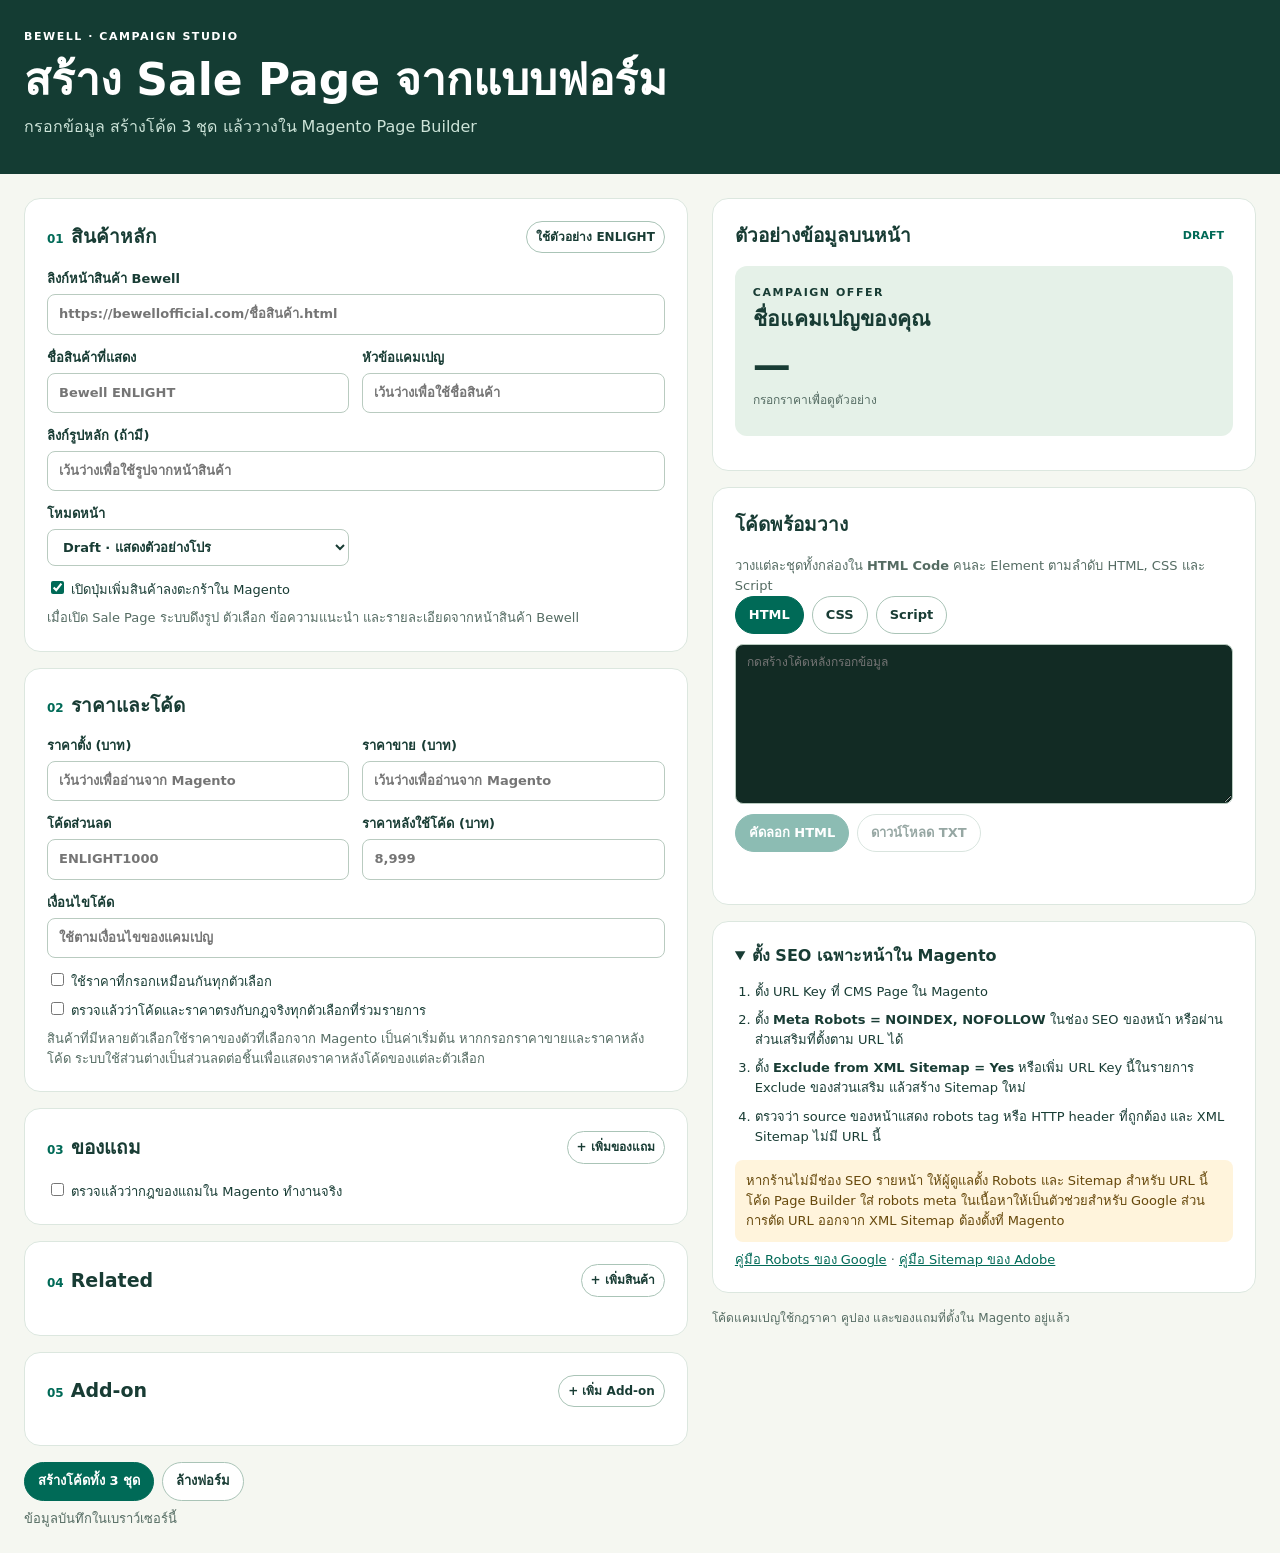
<file: bewell-sale-page-config-production/source/shell.html>
<!doctype html>
<html lang="th">
<head>
<meta charset="utf-8">
<meta name="viewport" content="width=device-width,initial-scale=1">
<meta name="robots" content="noindex,nofollow">
<title>Bewell · Sale Page Config</title>
<style>
:root{color-scheme:light;--ink:#183c34;--muted:#556c63;--brand:#006a57;--line:#dce7df;--paper:#f5f7f1;--mint:#e5f1e8;--white:#fff}*{box-sizing:border-box}body{margin:0;background:var(--paper);color:var(--ink);font:16px/1.55 system-ui,sans-serif}button,input,select,textarea{font:inherit}button{cursor:pointer}a{color:var(--brand)}header{background:#143c33;color:white;padding:28px 24px 34px}header .inner,main{max-width:1280px;margin:auto}.eyebrow{font-size:11px;font-weight:800;letter-spacing:.14em}h1{font-size:clamp(27px,4vw,44px);line-height:1.18;margin:9px 0}header p{margin:0;color:#cce3d8}main{padding:24px;display:grid;grid-template-columns:minmax(0,1.22fr) minmax(0,1fr);gap:24px;align-items:start}.card{background:white;border:1px solid var(--line);border-radius:16px;padding:22px;margin-bottom:16px}.section-head{display:flex;gap:12px;align-items:center;justify-content:space-between;margin-bottom:16px}.section-head h2{font-size:19px;margin:0}.step{font-size:12px;color:var(--brand);font-weight:800;margin-right:7px}.fields{display:grid;grid-template-columns:repeat(2,minmax(0,1fr));gap:13px}.wide{grid-column:1/-1}label{display:block;font-size:13px;font-weight:650}input:not([type=checkbox]),select,textarea{display:block;width:100%;padding:9px 11px;margin-top:5px;border:1px solid #b9cbc0;border-radius:8px;background:white;color:var(--ink);min-width:0}textarea{resize:vertical}input:focus,select:focus,textarea:focus,button:focus-visible,a:focus-visible{outline:2px solid #007866;outline-offset:2px}.hint,.empty{font-size:13px;color:var(--muted);margin:8px 0 0}.checks{display:grid;gap:7px;margin-top:12px}.checks label{font-weight:500}.checks input{accent-color:var(--brand)}.actions,.tabs{display:flex;flex-wrap:wrap;gap:8px}.btn{display:inline-flex;align-items:center;justify-content:center;border:1px solid #aac4b7;border-radius:999px;background:white;color:var(--ink);padding:8px 13px;font-weight:700;font-size:13px;text-decoration:none}.primary,.tabs button[aria-selected=true]{background:var(--brand);border-color:var(--brand);color:white}.btn:disabled{opacity:.45;cursor:not-allowed}.mini{padding:6px 9px;font-size:12px}.row{background:#f8faf7;border:1px solid var(--line);border-radius:10px;padding:12px;margin-top:10px}.row-head{display:flex;justify-content:space-between;align-items:center;margin-bottom:10px;font-size:13px}.remove{color:#9e3737}.preview{border-radius:12px;background:var(--mint);padding:18px;margin:12px 0}.preview h3{margin:2px 0;font-size:21px;overflow-wrap:anywhere}.price{font-size:38px;line-height:1.15;font-weight:800;margin:8px 0 4px}.price-note{font-size:12px;color:var(--muted)}.pill{display:inline-block;padding:3px 9px;border-radius:999px;background:#fff;color:var(--brand);font-size:11px;font-weight:800}.outputs{position:sticky;top:16px}.code{min-height:160px;max-height:240px;background:#122b24;color:#e2f4eb;font:12px/1.5 ui-monospace,monospace;margin:10px 0}.notice{background:#fff4dc;color:#66480b;border-radius:8px;padding:11px;font-size:13px}.notice[hidden], [hidden]{display:none!important}.seo-steps{padding-left:20px;font-size:13px}.seo-steps li{margin-bottom:8px}.status{min-height:22px;margin:8px 0 0;font-size:13px;color:var(--brand)}code{overflow-wrap:anywhere}summary{cursor:pointer;font-weight:700}footer{font-size:12px;color:var(--muted);margin-bottom:12px}@media(max-width:920px){main{grid-template-columns:1fr}.outputs{position:static}}@media(max-width:500px){main{padding:12px;gap:10px}.card{padding:14px}.fields{grid-template-columns:1fr}.section-head{align-items:flex-start}}
</style>
</head>
<body>
<header><div class="inner"><div class="eyebrow">BEWELL · CAMPAIGN STUDIO</div><h1>สร้าง Sale Page จากแบบฟอร์ม</h1><p>กรอกข้อมูล สร้างโค้ด 3 ชุด แล้ววางใน Magento Page Builder</p></div></header>
<main>
<form id="settings">
<section class="card"><div class="section-head"><h2><span class="step">01</span>สินค้าหลัก</h2><button class="btn mini" id="example" type="button">ใช้ตัวอย่าง ENLIGHT</button></div>
<div class="fields">
<label class="wide">ลิงก์หน้าสินค้า Bewell <input name="mainPath" required placeholder="https://bewellofficial.com/ชื่อสินค้า.html"></label>
<label>ชื่อสินค้าที่แสดง <input name="title" required maxlength="100" placeholder="Bewell ENLIGHT"></label>
<label>หัวข้อแคมเปญ <input name="headline" maxlength="100" placeholder="เว้นว่างเพื่อใช้ชื่อสินค้า"></label>
<label class="wide">ลิงก์รูปหลัก (ถ้ามี) <input name="image" placeholder="เว้นว่างเพื่อใช้รูปจากหน้าสินค้า"></label>
<label>โหมดหน้า <select name="mode"><option value="draft">Draft · แสดงตัวอย่างโปร</option><option value="live">Live · แสดงโปรที่ยืนยันแล้ว</option></select></label>
</div><div class="checks"><label><input type="checkbox" name="cart" checked> เปิดปุ่มเพิ่มสินค้าลงตะกร้าใน Magento</label></div><p class="hint">เมื่อเปิด Sale Page ระบบดึงรูป ตัวเลือก ข้อความแนะนำ และรายละเอียดจากหน้าสินค้า Bewell</p></section>
<section class="card"><div class="section-head"><h2><span class="step">02</span>ราคาและโค้ด</h2></div><div class="fields">
<label>ราคาตั้ง (บาท) <input type="number" name="list" min="0" step="0.01" placeholder="เว้นว่างเพื่ออ่านจาก Magento"></label>
<label>ราคาขาย (บาท) <input type="number" name="sale" min="0" step="0.01" placeholder="เว้นว่างเพื่ออ่านจาก Magento"></label>
<label>โค้ดส่วนลด <input name="coupon" maxlength="64" placeholder="ENLIGHT1000"></label>
<label>ราคาหลังใช้โค้ด (บาท) <input type="number" name="after" min="0" step="0.01" placeholder="8,999"></label>
<label class="wide">เงื่อนไขโค้ด <input name="couponTerms" maxlength="200" placeholder="ใช้ตามเงื่อนไขของแคมเปญ"></label>
</div><div class="checks"><label><input type="checkbox" name="overrideVariants"> ใช้ราคาที่กรอกเหมือนกันทุกตัวเลือก</label><label><input type="checkbox" name="couponVerified"> ตรวจแล้วว่าโค้ดและราคาตรงกับกฎจริงทุกตัวเลือกที่ร่วมรายการ</label></div><p class="hint">สินค้าที่มีหลายตัวเลือกใช้ราคาของตัวที่เลือกจาก Magento เป็นค่าเริ่มต้น หากกรอกราคาขายและราคาหลังโค้ด ระบบใช้ส่วนต่างเป็นส่วนลดต่อชิ้นเพื่อแสดงราคาหลังโค้ดของแต่ละตัวเลือก</p></section>
<section class="card"><div class="section-head"><h2><span class="step">03</span>ของแถม</h2><button type="button" class="btn mini" data-add="gifts">+ เพิ่มของแถม</button></div><div id="gifts"></div><div class="checks"><label><input type="checkbox" name="giftVerified"> ตรวจแล้วว่ากฎของแถมใน Magento ทำงานจริง</label></div></section>
<section class="card"><div class="section-head"><h2><span class="step">04</span>Related</h2><button type="button" class="btn mini" data-add="related">+ เพิ่มสินค้า</button></div><div id="related"></div></section>
<section class="card"><div class="section-head"><h2><span class="step">05</span>Add-on</h2><button type="button" class="btn mini" data-add="addons">+ เพิ่ม Add-on</button></div><div id="addons"></div></section>
<div class="actions"><button class="btn primary" type="submit">สร้างโค้ดทั้ง 3 ชุด</button><button class="btn" type="reset">ล้างฟอร์ม</button></div><p class="hint" id="storage">ข้อมูลบันทึกในเบราว์เซอร์นี้</p>
</form>
<aside class="outputs">
<section class="card"><div class="section-head"><h2>ตัวอย่างข้อมูลบนหน้า</h2><span id="preview-mode" class="pill">DRAFT</span></div><div class="preview"><div class="eyebrow">CAMPAIGN OFFER</div><h3 id="preview-title">ชื่อแคมเปญของคุณ</h3><div class="price" id="preview-price">—</div><div class="price-note" id="preview-price-note">กรอกราคาเพื่อดูตัวอย่าง</div><div id="preview-coupon" class="hint"></div></div><p class="hint" id="preview-lists"></p></section>
<section class="card"><div class="section-head"><h2>โค้ดพร้อมวาง</h2></div><p class="hint">วางแต่ละชุดทั้งกล่องใน <b>HTML Code</b> คนละ Element ตามลำดับ HTML, CSS และ Script</p><div class="tabs" role="tablist" aria-label="เลือกชุดโค้ด"><button class="btn" id="tab-html" type="button" role="tab" aria-selected="true" data-code="html">HTML</button><button class="btn" id="tab-css" type="button" role="tab" aria-selected="false" data-code="css">CSS</button><button class="btn" id="tab-script" type="button" role="tab" aria-selected="false" data-code="script">Script</button></div><textarea id="output" class="code" aria-label="โค้ดสำหรับ Page Builder" readonly spellcheck="false" placeholder="กดสร้างโค้ดหลังกรอกข้อมูล"></textarea><div class="actions"><button id="copy" class="btn primary" type="button" disabled>คัดลอก HTML</button><button id="download" class="btn" type="button" disabled>ดาวน์โหลด TXT</button></div><p id="status" class="status" role="status"></p></section>
<section class="card"><details open><summary>ตั้ง SEO เฉพาะหน้าใน Magento</summary><ol class="seo-steps"><li>ตั้ง URL Key ที่ CMS Page ใน Magento</li><li>ตั้ง <b>Meta Robots = NOINDEX, NOFOLLOW</b> ในช่อง SEO ของหน้า หรือผ่านส่วนเสริมที่ตั้งตาม URL ได้</li><li>ตั้ง <b>Exclude from XML Sitemap = Yes</b> หรือเพิ่ม URL Key นี้ในรายการ Exclude ของส่วนเสริม แล้วสร้าง Sitemap ใหม่</li><li>ตรวจว่า source ของหน้าแสดง robots tag หรือ HTTP header ที่ถูกต้อง และ XML Sitemap ไม่มี URL นี้</li></ol><div class="notice">หากร้านไม่มีช่อง SEO รายหน้า ให้ผู้ดูแลตั้ง Robots และ Sitemap สำหรับ URL นี้ โค้ด Page Builder ใส่ robots meta ในเนื้อหาให้เป็นตัวช่วยสำหรับ Google ส่วนการตัด URL ออกจาก XML Sitemap ต้องตั้งที่ Magento</div><p class="hint"><a href="https://developers.google.com/search/docs/crawling-indexing/robots-meta-tag" target="_blank" rel="noopener">คู่มือ Robots ของ Google</a> · <a href="https://experienceleague.adobe.com/en/docs/commerce-admin/marketing/seo/sitemap-xml" target="_blank" rel="noopener">คู่มือ Sitemap ของ Adobe</a></p></details></section>
<footer>โค้ดแคมเปญใช้กฎราคา คูปอง และของแถมที่ตั้งใน Magento อยู่แล้ว</footer>
</aside>
</main>
<!-- APP_SCRIPT -->
</body>
</html>
</file>
